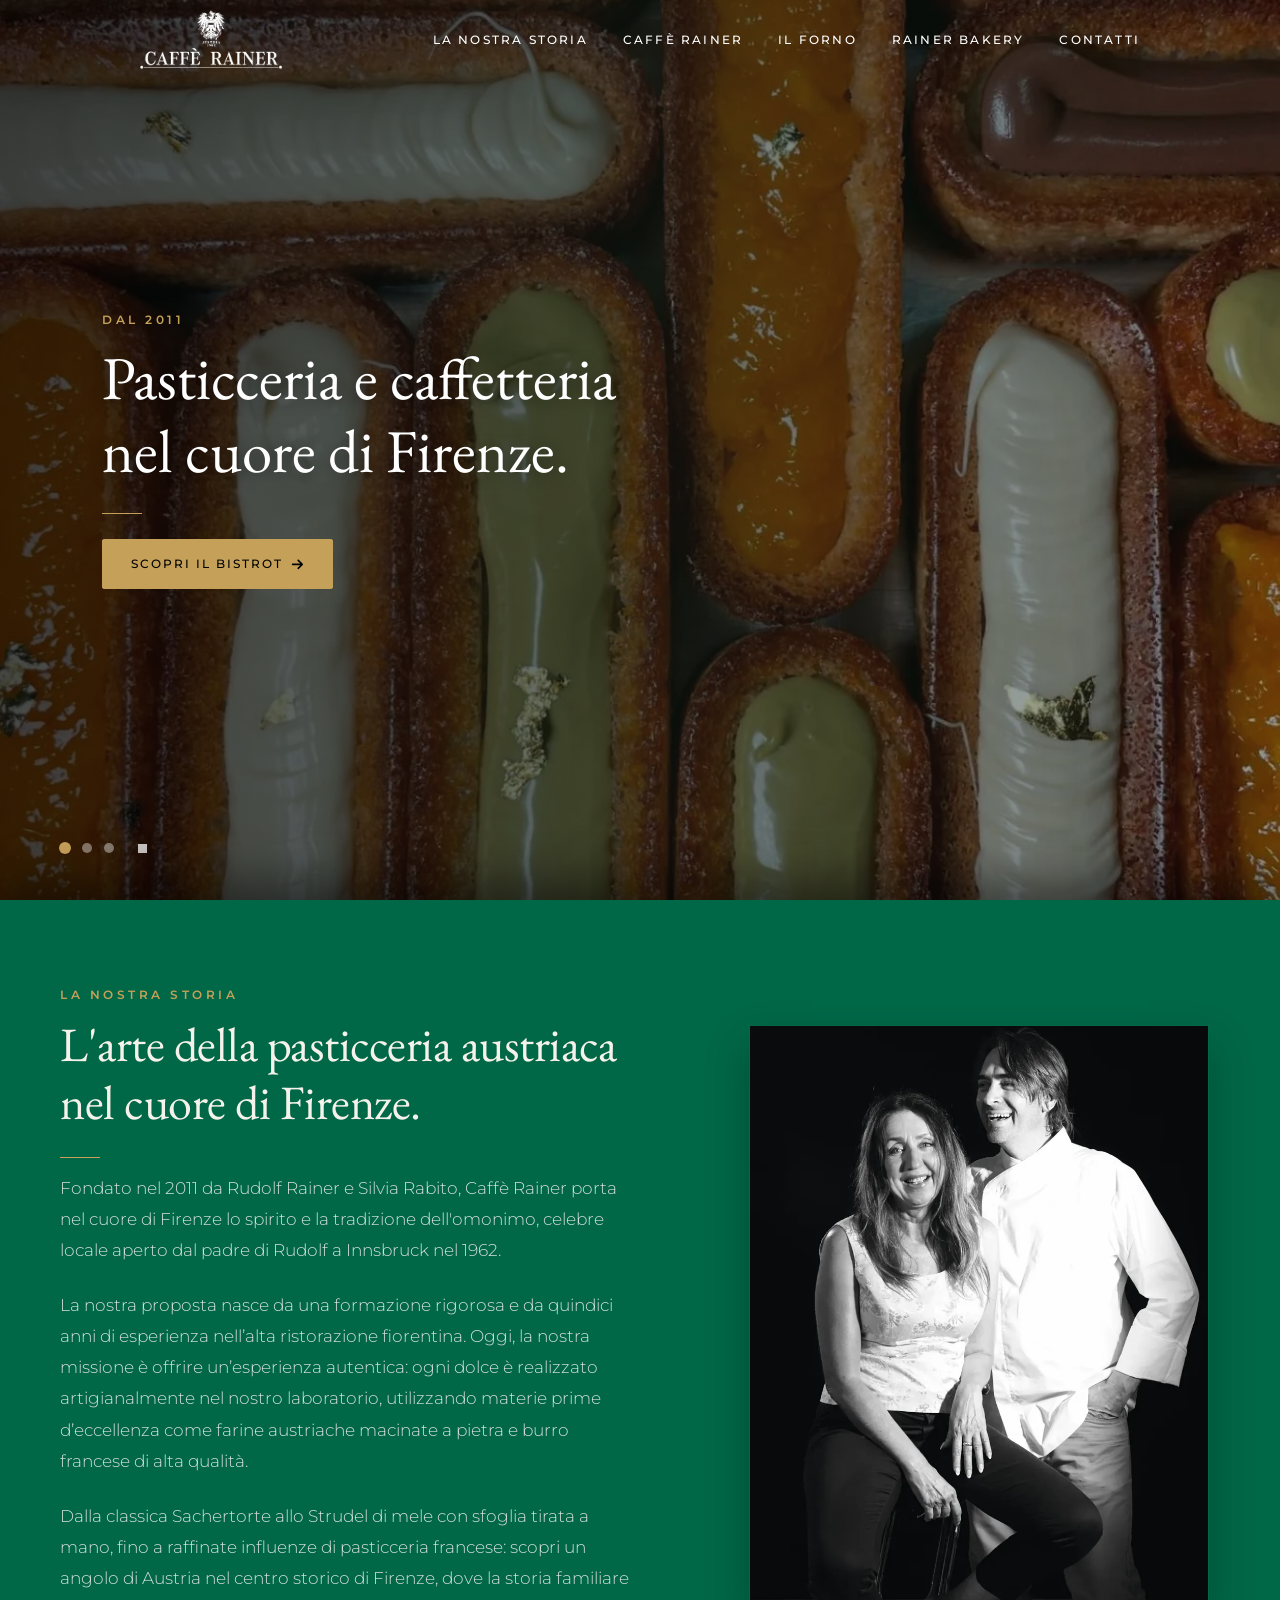
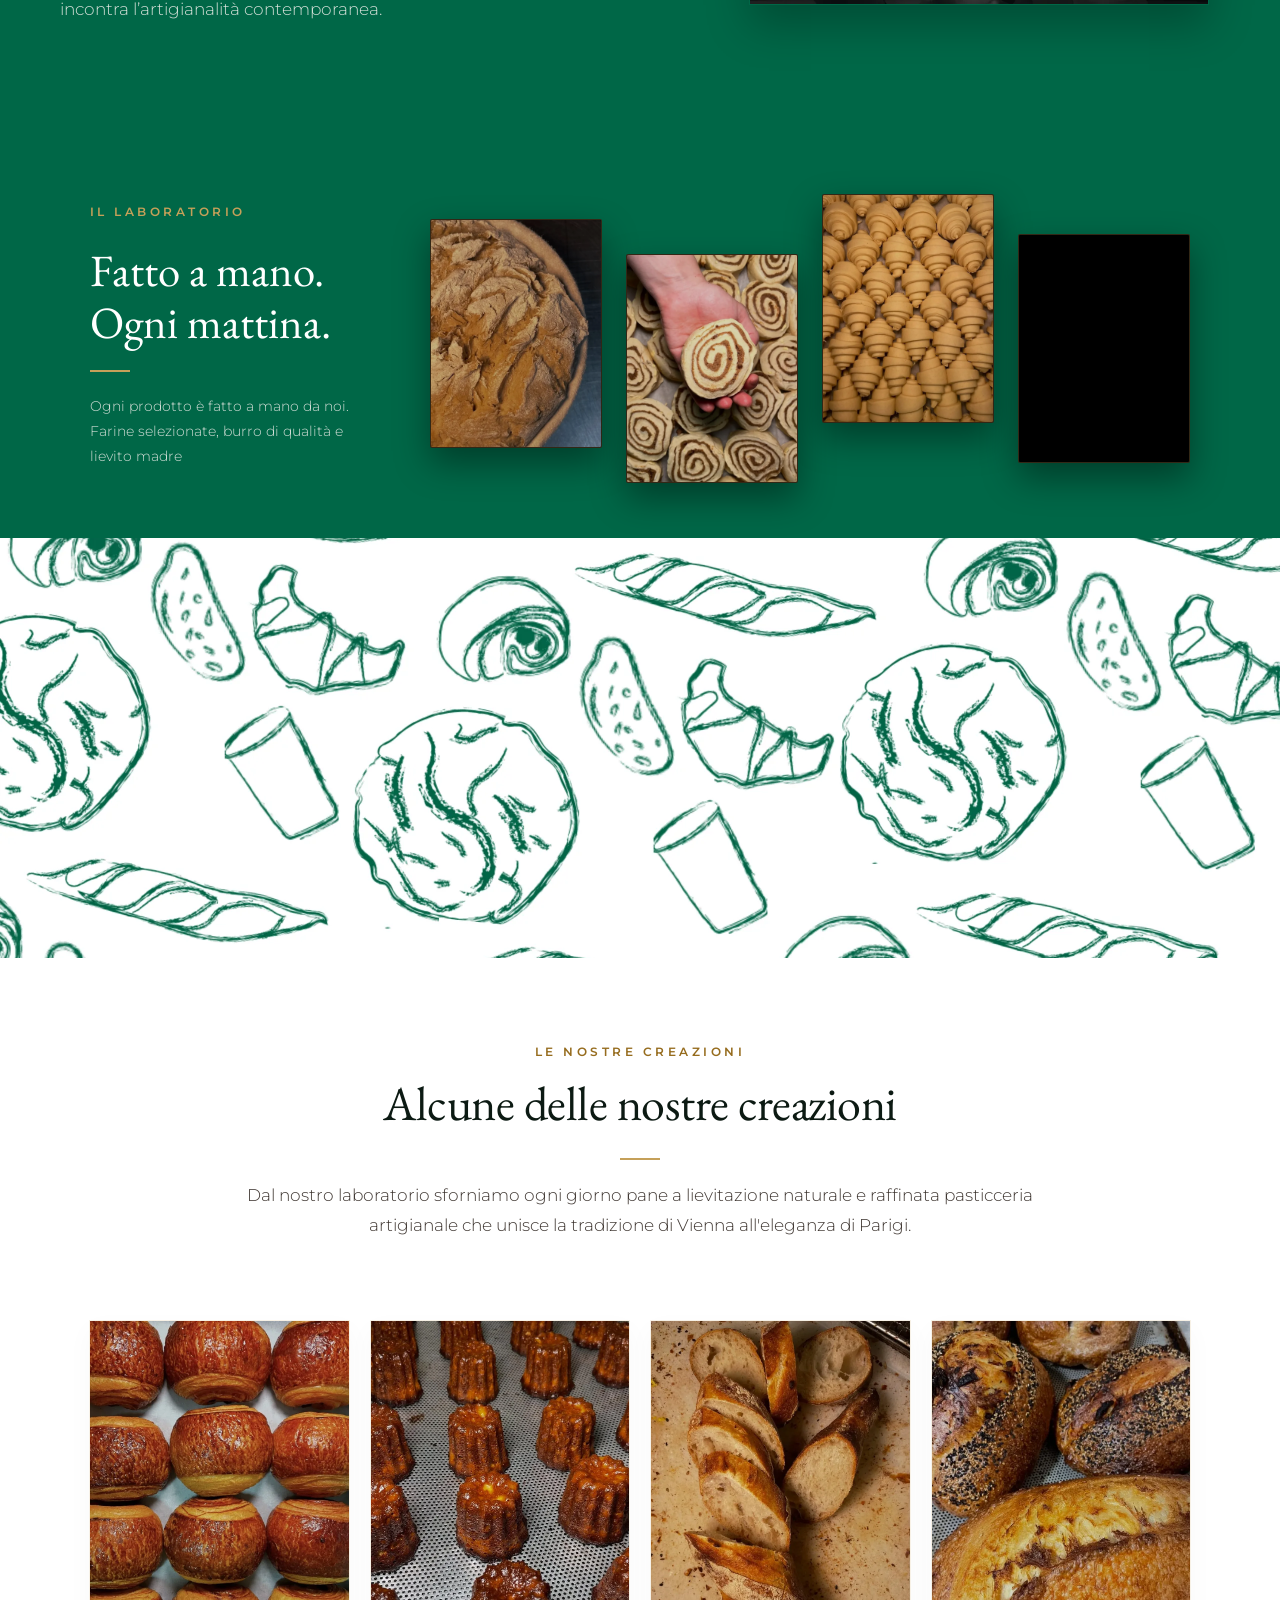
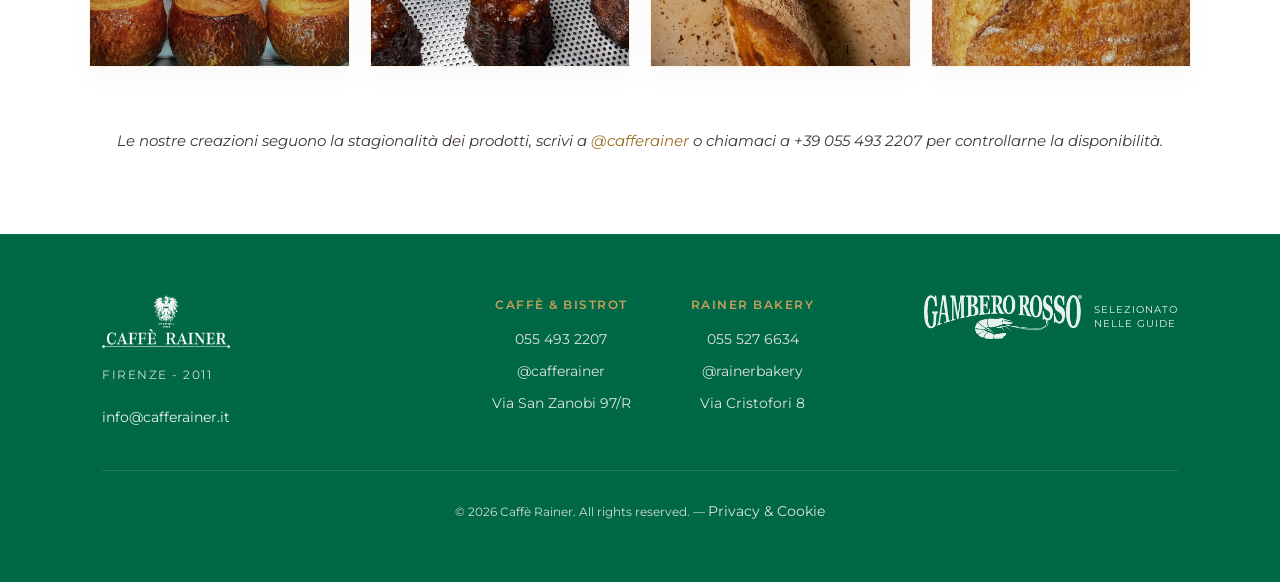
<file: index.html>
<!DOCTYPE html>
<html lang="it">

<head>
    <meta charset="UTF-8">
    <meta name="viewport" content="width=device-width, initial-scale=1.0">
    <title>Caffè Rainer | Firenze</title>
    <link rel="preconnect" href="https://fonts.googleapis.com">
    <link rel="preconnect" href="https://fonts.gstatic.com" crossorigin>
    <link href="https://fonts.googleapis.com/css2?family=EB+Garamond:wght@400;500&family=Montserrat:wght@300;400;500;600;700&display=swap"
        rel="stylesheet">

    <link rel="stylesheet" href="css/variables.css">
    <link rel="stylesheet" href="css/base.css">
    <link rel="stylesheet" href="css/header.css">
    <link rel="stylesheet" href="css/hero.css">
    <link rel="stylesheet" href="css/sections.css">
    <link rel="stylesheet" href="css/footer.css">
    <meta name="description" content="Caffè Rainer a Firenze: bistrot e pasticceria austriaca dal 2011. Pasticceria viennese, caffetteria, forno artigianale e Rainer Bakery in Via San Zanobi.">
    <meta name="theme-color" content="#006747">
    <link rel="canonical" href="https://www.pasticceriaaustriaca.it/">
    <link rel="icon" href="favicon.ico" sizes="any">
    <link rel="icon" type="image/png" sizes="32x32" href="favicon-32x32.png">
    <link rel="icon" type="image/png" sizes="16x16" href="favicon-16x16.png">
    <link rel="apple-touch-icon" href="apple-touch-icon.png">
    <meta property="og:type" content="website">
    <meta property="og:site_name" content="Caffè Rainer">
    <meta property="og:locale" content="it_IT">
    <meta property="og:title" content="Caffè Rainer | Firenze">
    <meta property="og:description" content="Caffè Rainer a Firenze: bistrot e pasticceria austriaca dal 2011. Pasticceria viennese, caffetteria, forno artigianale e Rainer Bakery in Via San Zanobi.">
    <meta property="og:url" content="https://www.pasticceriaaustriaca.it/">
    <meta property="og:image" content="https://www.pasticceriaaustriaca.it/img_pieghevole/financier.webp">
    <meta property="og:image:alt" content="Interni del Caffè Rainer a Firenze">
    <meta name="twitter:card" content="summary_large_image">
    <meta name="twitter:title" content="Caffè Rainer | Firenze">
    <meta name="twitter:description" content="Caffè Rainer a Firenze: bistrot e pasticceria austriaca dal 2011. Pasticceria viennese, caffetteria, forno artigianale e Rainer Bakery in Via San Zanobi.">
    <meta name="twitter:image" content="https://www.pasticceriaaustriaca.it/img_pieghevole/financier.webp">
    <script type="application/ld+json">
    {
      "@context": "https://schema.org",
      "@type": ["Restaurant", "CafeOrCoffeeShop"],
      "@id": "https://www.pasticceriaaustriaca.it/#business",
      "name": "Caffè Rainer",
      "description": "Bistrot e pasticceria austriaca a Firenze dal 2011. Pasticceria viennese, caffetteria, forno artigianale e Rainer Bakery.",
      "url": "https://www.pasticceriaaustriaca.it/",
      "logo": "https://www.pasticceriaaustriaca.it/icon-512.png",
      "image": "https://www.pasticceriaaustriaca.it/img_pieghevole/financier.webp",
      "telephone": "+39 055 493 2207",
      "email": "info@cafferainer.it",
      "priceRange": "€€",
      "servesCuisine": ["Pasticceria austriaca", "Caffetteria", "Bistrot"],
      "address": {
        "@type": "PostalAddress",
        "streetAddress": "Via San Zanobi 97/R",
        "postalCode": "50129",
        "addressLocality": "Firenze",
        "addressRegion": "Toscana",
        "addressCountry": "IT"
      },
      "openingHoursSpecification": [
        {
          "@type": "OpeningHoursSpecification",
          "dayOfWeek": ["Tuesday", "Wednesday", "Thursday", "Friday", "Saturday"],
          "opens": "08:00",
          "closes": "18:00"
        },
        {
          "@type": "OpeningHoursSpecification",
          "dayOfWeek": "Sunday",
          "opens": "08:00",
          "closes": "15:00"
        }
      ],
      "sameAs": [
        "https://instagram.com/cafferainer",
        "https://www.facebook.com/cafferainer"
      ]
    }
    </script>
</head>

<body class="home-page">
    <a class="skip-link" href="#main-content">Vai al contenuto</a>
    <header class="main-header">
        <div class="logo-container">
            <a href="index.html">
                <img src="img_pieghevole/logoRainer.webp" alt="Caffè Rainer Logo" class="gambero-logo" width="730" height="308">
            </a>
        </div>

        <nav class="header-nav header-nav-center">
            <a href="#filosofia" class="nav-btn">La Nostra Storia</a>
            <a href="caffe-rainer.html" class="nav-btn">Caffè Rainer</a>
            <a href="forno.html" class="nav-btn">Il Forno</a>
            <a href="bakery.html" class="nav-btn">Rainer Bakery</a>    
            <a href="contatti.html" class="nav-btn">Contatti</a>
        </nav>

        <button class="hamburger" id="hamburgerBtn" aria-label="Apri Menu" aria-controls="mobileMenu" aria-expanded="false">
            <span class="bar"></span>
            <span class="bar"></span>
            <span class="bar"></span>
        </button>
    </header>

    <div class="mobile-menu-overlay" id="mobileMenu" aria-hidden="true" inert>
        <nav class="mobile-nav" aria-label="Menu principale">
            <a href="#filosofia" class="mobile-nav-btn">La Nostra Storia</a>
            <span class="mobile-nav-heading">I Nostri Luoghi</span>
            <a href="caffe-rainer.html" class="mobile-nav-sub-btn">Caffè Rainer</a>
            <a href="forno.html" class="mobile-nav-sub-btn">Il Forno</a>
            <a href="bakery.html" class="mobile-nav-sub-btn">Rainer Bakery</a>
            <a href="contatti.html" class="mobile-nav-btn">Contatti</a>
            <div class="mobile-socials">
                <a href="https://instagram.com/cafferainer" target="_blank" rel="noopener noreferrer" aria-label="Instagram" class="mobile-social-link"><svg class="svg-icon" aria-hidden="true" focusable="false" viewBox="0 0 448 512"><path d="M224.1 141c-63.6 0-114.9 51.3-114.9 114.9s51.3 114.9 114.9 114.9S339 319.5 339 255.9 287.7 141 224.1 141zm0 189.6c-41.1 0-74.7-33.5-74.7-74.7s33.5-74.7 74.7-74.7 74.7 33.5 74.7 74.7-33.6 74.7-74.7 74.7zm146.4-194.3c0 14.9-12 26.8-26.8 26.8-14.9 0-26.8-12-26.8-26.8s12-26.8 26.8-26.8 26.8 12 26.8 26.8zm76.1 27.2c-1.7-35.9-9.9-67.7-36.2-93.9-26.2-26.2-58-34.4-93.9-36.2-37-2.1-147.9-2.1-184.9 0-35.8 1.7-67.6 9.9-93.9 36.1s-34.4 58-36.2 93.9c-2.1 37-2.1 147.9 0 184.9 1.7 35.9 9.9 67.7 36.2 93.9s58 34.4 93.9 36.2c37 2.1 147.9 2.1 184.9 0 35.9-1.7 67.7-9.9 93.9-36.2 26.2-26.2 34.4-58 36.2-93.9 2.1-37 2.1-147.8 0-184.8zM398.8 388c-7.8 19.6-22.9 34.7-42.6 42.6-29.5 11.7-99.5 9-132.1 9s-102.7 2.6-132.1-9c-19.6-7.8-34.7-22.9-42.6-42.6-11.7-29.5-9-99.5-9-132.1s-2.6-102.7 9-132.1c7.8-19.6 22.9-34.7 42.6-42.6 29.5-11.7 99.5-9 132.1-9s102.7-2.6 132.1 9c19.6 7.8 34.7 22.9 42.6 42.6 11.7 29.5 9 99.5 9 132.1s2.7 102.7-9 132.1z"/></svg></a>
                <a href="https://www.facebook.com/cafferainer" target="_blank" rel="noopener noreferrer" aria-label="Facebook" class="mobile-social-link"><svg class="svg-icon" aria-hidden="true" focusable="false" viewBox="0 0 320 512"><path d="M279.14 288l14.22-92.66h-88.91v-60.13c0-25.35 12.42-50.06 52.24-50.06h40.42V6.26S260.43 0 225.36 0c-73.22 0-121.08 44.38-121.08 124.72v70.62H22.89V288h81.39v224h100.17V288z"/></svg></a>
            </div>
        </nav>
    </div>
    <main id="main-content">
        <section class="hero-section hero-fullwidth">
            <div class="hero-bg-wrapper">
                <div class="hero-slide active">
                    <img src="img_pieghevole/financier.webp" alt="Interni Caffè Rainer" class="hero-bg-img" fetchpriority="high" decoding="async" width="1341" height="1010">
                </div>
                <div class="hero-slide">
                    <img src="img_hero/bread_hero.webp" alt="Pasticceria artigianale Caffè Rainer" class="hero-bg-img" decoding="async" width="1200" height="1600">
                </div>
                <div class="hero-slide">
                    <img src="img_hero/heroBakery.png" alt="Panificazione Caffè Rainer" class="hero-bg-img" decoding="async" width="1245" height="997">
                </div>
                <div class="hero-overlay"></div>
            </div>
            <div class="hero-dots">
                <button class="hero-dot active" data-slide="0" aria-label="Vai alla slide 1" aria-current="true"></button>
                <button class="hero-dot" data-slide="1" aria-label="Vai alla slide 2"></button>
                <button class="hero-dot" data-slide="2" aria-label="Vai alla slide 3"></button>
                <button class="hero-pause" id="heroPauseBtn" type="button" aria-label="Metti in pausa presentazione" aria-pressed="false"></button>
            </div>
            <div class="hero-content-container">
                <div class="hero-content active">
                    <span class="gold-subtitle anim-fade-up" style="animation-delay: 0.1s;">DAL 2011</span>
                    <h1 class="hero-title anim-fade-up" style="animation-delay: 0.3s;">Pasticceria e caffetteria<br>nel cuore di Firenze.</h1>
                    <div class="gold-line anim-fade-up" style="animation-delay: 0.5s;"></div>
                    <div class="hero-actions anim-fade-up" style="animation-delay: 0.8s;">
                        <a href="caffe-rainer.html" class="btn-hero btn-primary">
                            <span>Scopri il Bistrot</span>
                            <svg class="svg-icon btn-arrow" aria-hidden="true" focusable="false" viewBox="0 0 448 512"><path d="M438.6 278.6c12.5-12.5 12.5-32.8 0-45.3l-160-160c-12.5-12.5-32.8-12.5-45.3 0s-12.5 32.8 0 45.3L338.8 224 32 224c-17.7 0-32 14.3-32 32s14.3 32 32 32l306.7 0L233.4 393.4c-12.5 12.5-12.5 32.8 0 45.3s32.8 12.5 45.3 0l160-160z"/></svg>
                        </a>
                    </div>
                </div>
                <div class="hero-content" aria-hidden="true">
                    <span class="gold-subtitle">IL FORNO ARTIGIANALE</span>
                    <h2 class="hero-title">Il Forno più piccolo<br>di Firenze.</h2>
                    <div class="gold-line"></div>
                    <div class="hero-actions">
                        <a href="forno.html" class="btn-hero btn-primary">
                            <span>Visita il Forno</span>
                            <svg class="svg-icon btn-arrow" aria-hidden="true" focusable="false" viewBox="0 0 448 512"><path d="M438.6 278.6c12.5-12.5 12.5-32.8 0-45.3l-160-160c-12.5-12.5-32.8-12.5-45.3 0s-12.5 32.8 0 45.3L338.8 224 32 224c-17.7 0-32 14.3-32 32s14.3 32 32 32l306.7 0L233.4 393.4c-12.5 12.5-12.5 32.8 0 45.3s32.8 12.5 45.3 0l160-160z"/></svg>
                        </a>
                    </div>
                </div>
                <div class="hero-content" aria-hidden="true">
                    <span class="gold-subtitle">RAINER BAKERY</span>
                    <h2 class="hero-title">La bakery contemporanea<br>a Firenze.</h2>
                    <div class="gold-line"></div>
                    <div class="hero-actions">
                        <a href="bakery.html" class="btn-hero btn-primary">
                            <span>Visita la Bakery</span>
                            <svg class="svg-icon btn-arrow" aria-hidden="true" focusable="false" viewBox="0 0 448 512"><path d="M438.6 278.6c12.5-12.5 12.5-32.8 0-45.3l-160-160c-12.5-12.5-32.8-12.5-45.3 0s-12.5 32.8 0 45.3L338.8 224 32 224c-17.7 0-32 14.3-32 32s14.3 32 32 32l306.7 0L233.4 393.4c-12.5 12.5-12.5 32.8 0 45.3s32.8 12.5 45.3 0l160-160z"/></svg>
                        </a>
                    </div>
                </div>
            </div>
        </section>

        <div class="main-content-reveal">
            <!-- SEZIONE FILOSOFIA -->
            <section id="filosofia" class="philosophy-section">
            <div class="philosophy-container">
                <div class="philosophy-text-col">
                    <span class="gold-subtitle">LA NOSTRA STORIA</span>
                    <h2 class="philosophy-title">L'arte della pasticceria austriaca nel cuore di Firenze.</h2>
                    <div class="gold-line"></div>
                    <p class="philosophy-paragraph">
                        Fondato nel 2011 da Rudolf Rainer e Silvia Rabito, Caffè Rainer porta nel cuore di Firenze lo spirito e la tradizione dell'omonimo, celebre locale aperto dal padre di Rudolf a Innsbruck nel 1962.
                    </p>
                    <div class="philosophy-collapsed-content" id="philosophyCollapsed">
                        <div>
                            <p class="philosophy-paragraph">
                                La nostra proposta nasce da una formazione rigorosa e da quindici anni di esperienza nell’alta ristorazione fiorentina. Oggi, la nostra missione è offrire un’esperienza autentica: ogni dolce è realizzato artigianalmente nel nostro laboratorio, utilizzando materie prime d’eccellenza come farine austriache macinate a pietra e burro francese di alta qualità.
                            </p>
                            <p class="philosophy-paragraph">
                                Dalla classica Sachertorte allo Strudel di mele con sfoglia tirata a mano, fino a raffinate influenze di pasticceria francese: scopri un angolo di Austria nel centro storico di Firenze, dove la storia familiare incontra l’artigianalità contemporanea.
                            </p>
                        </div>
                    </div>
                    <button class="read-more-btn" id="readMoreStoryBtn" aria-label="Leggi di più sulla nostra storia" aria-expanded="false" aria-controls="philosophyCollapsed">
                        <span>Leggi di più</span>
                        <svg class="svg-icon" aria-hidden="true" focusable="false" viewBox="0 0 512 512"><path d="M233.4 406.6c12.5 12.5 32.8 12.5 45.3 0l192-192c12.5-12.5 12.5-32.8 0-45.3s-32.8-12.5-45.3 0L256 338.7 86.6 169.4c-12.5-12.5-32.8-12.5-45.3 0s-12.5 32.8 0 45.3l192 192z"/></svg>
                    </button>
                </div>
                <div class="philosophy-image-col">
                    <div class="image-stack-wrapper">
                        <img src="img_pieghevole/silviaRudi.webp" alt="Rainer e Silvia" class="philosophy-img main-img" loading="lazy" decoding="async" width="900" height="1350">
                    </div>
                </div>
            </div>
        </section>

        <!-- SEZIONE HANDMADE -->
        <section class="handmade-section">
            <div class="handmade-intro">
                <span class="gold-subtitle">IL LABORATORIO</span>
                <h2 class="handmade-title">Fatto a mano.<br>Ogni mattina.</h2>
                <div class="gold-line left-aligned"></div>
                <p class="handmade-desc">Ogni prodotto è fatto a mano da noi. Farine selezionate, burro di qualità e lievito madre</p>
            </div>
            <div class="handmade-photos">
                <div class="handmade-photo-item item-1">
                    <div class="photo-wrap"><img src="img_handmade/segale_hm.webp" alt="Pane artigianale" loading="lazy" decoding="async" width="900" height="1208"></div>
                </div>
                <div class="handmade-photo-item item-2">
                    <div class="photo-wrap"><img src="img_handmade/cinnamon_hm.webp" alt="Lavorazione artigianale" loading="lazy" decoding="async" width="900" height="1205"></div>
                </div>
                <div class="handmade-photo-item item-3">
                    <div class="photo-wrap"><img src="img_handmade/croiss_hm.webp" alt="Sfoglia artigianale" loading="lazy" decoding="async" width="900" height="1188"></div>
                </div>
                <div class="handmade-photo-item item-4">
                    <div class="photo-wrap"><img src="img_handmade/pain_hm.webp" alt="Prodotti freschi" loading="lazy" decoding="async" width="900" height="994"></div>
                </div>
            </div>
        </section>

        <!-- BANNER DECORATIVO -->
        <div class="banner-section">
            <img src="banner/banner.webp" alt="" width="2560" height="1280" loading="lazy" decoding="async">
        </div>

        <!-- sezione PRODOTTI CON DESCRIZIONE-->
        <section id="products" class="products-grid-layout">
            <div class="products-header">
                <span class="gold-subtitle">LE NOSTRE CREAZIONI</span>
                <h2 class="products-section-title">Alcune delle nostre creazioni</h2>
                <div class="gold-line center"></div>
                <p class="products-intro-text">Dal nostro laboratorio sforniamo ogni giorno pane a lievitazione naturale e raffinata pasticceria artigianale che unisce la tradizione di Vienna all'eleganza di Parigi.</p>
            </div>

            <div class="products-grid-container">
                <!-- Prodotto 1: Pain au Chocolat (Pasticceria) -->
                <article class="product-item">
                    <div class="img-swap">
                        <img src="img_pieghevole/pain_au_chocolat.webp" class="img-main" alt="Pain au Chocolat" loading="lazy" decoding="async" width="900" height="1214">
                        <img src="img_pieghevole/pain_au_chocolat_after.webp" class="img-hover" alt="Pain au Chocolat Sezione" loading="lazy" decoding="async" width="900" height="1176">
                    </div>
                </article>

                <!-- Prodotto 2: Cannelés (Pasticceria) -->
                <article class="product-item">
                    <div class="img-swap">
                        <img src="img_pieghevole/canneles.webp" class="img-main" alt="Cannelés" loading="lazy" decoding="async" width="900" height="1089">
                        <img src="img_pieghevole/canneles_after.webp" class="img-hover" alt="Cannelés Dettaglio" loading="lazy" decoding="async" width="900" height="1081">
                    </div>
                </article>

                <!-- Prodotto 3: Baguette (Forno) -->
                <article class="product-item">
                    <div class="img-swap">
                        <img src="img_pieghevole/baguette.webp" class="img-main" alt="Baguette" loading="lazy" decoding="async" width="900" height="1168">
                        <img src="img_pieghevole/baguette_after.webp" class="img-hover" alt="Baguette Dettaglio" loading="lazy" decoding="async" width="795" height="1056">
                    </div>
                </article>

                <!-- Prodotto 4: Pane Artigianale (Forno) -->
                <article class="product-item">
                    <div class="img-swap">
                        <img src="img_pieghevole/bread.webp" class="img-main" alt="Pane Artigianale" loading="lazy" decoding="async" width="900" height="1135">
                        <img src="img_pieghevole/bread_after.webp" class="img-hover" alt="Pane Artigianale Sezione" loading="lazy" decoding="async" width="900" height="1118">
                    </div>
                </article>
            </div>

            <div class="products-seasonality-note">
                <p>Le nostre creazioni seguono la stagionalità dei prodotti, scrivi a <a href="https://instagram.com/cafferainer" target="_blank" rel="noopener noreferrer">@cafferainer</a> o chiamaci a +39 055 493 2207 per controllarne la disponibilità.</p>
            </div>
        </section>
        <!-- sezione PRODOTTI -->


        <footer class="minimal-footer">
        <div class="footer-content">
            <div class="footer-brand">
                <a href="index.html" class="footer-logo" aria-label="Caffè Rainer — Home">
                    <img src="img_pieghevole/logoRainer.webp" alt="Caffè Rainer" width="730" height="308">
                </a>
                <p class="footer-tagline">Firenze - 2011</p>
                <a href="mailto:info@cafferainer.it" class="footer-email">info@cafferainer.it</a>
            </div>
            
            <div class="footer-links-grid">
                <div class="footer-col">
                    <span class="footer-col-title">Caffè & Bistrot</span>
                    <a href="tel:+390554932207" class="footer-link">055 493 2207</a>
                    <a href="https://instagram.com/cafferainer" target="_blank" rel="noopener noreferrer" class="footer-link">@cafferainer</a>
                    <a href="caffe-rainer.html" class="footer-link">Via San Zanobi 97/R</a>
                </div>
                
                <div class="footer-col">
                    <span class="footer-col-title">Rainer Bakery</span>
                    <a href="tel:+390555276634" class="footer-link">055 527 6634</a>
                    <a href="https://instagram.com/rainerbakery" target="_blank" rel="noopener noreferrer" class="footer-link">@rainerbakery</a>
                    <a href="bakery.html" class="footer-link">Via Cristofori 8</a>
                </div>
            </div>

            <div class="footer-badge-col">
                <div class="gambero-rosso-badge">
                    <img src="img_pieghevole/gambero-rosso.webp" alt="Guida Gambero Rosso" loading="lazy" decoding="async" width="1182" height="329">
                    <span>Selezionato nelle Guide</span>
                </div>
            </div>
        </div>
        
        <div class="footer-bottom">
            <p>&copy; 2026 Caffè Rainer. All rights reserved. — <a href="privacy.html" class="footer-link">Privacy &amp; Cookie</a></p>
        </div>
    </footer>
    </div> <!-- /.main-content-reveal -->
    </main>
    <button class="back-to-top" type="button" aria-label="Torna in cima alla pagina">
        <svg class="svg-icon" aria-hidden="true" focusable="false" viewBox="0 0 448 512"><path d="M201.4 137.4c12.5-12.5 32.8-12.5 45.3 0l160 160c12.5 12.5 12.5 32.8 0 45.3s-32.8 12.5-45.3 0L224 205.3 86.6 342.6c-12.5 12.5-32.8 12.5-45.3 0s-12.5-32.8 0-45.3l160-160z"/></svg>
    </button>
    <script src="javascript/script.js" defer></script>
</body>

</html>
</file>
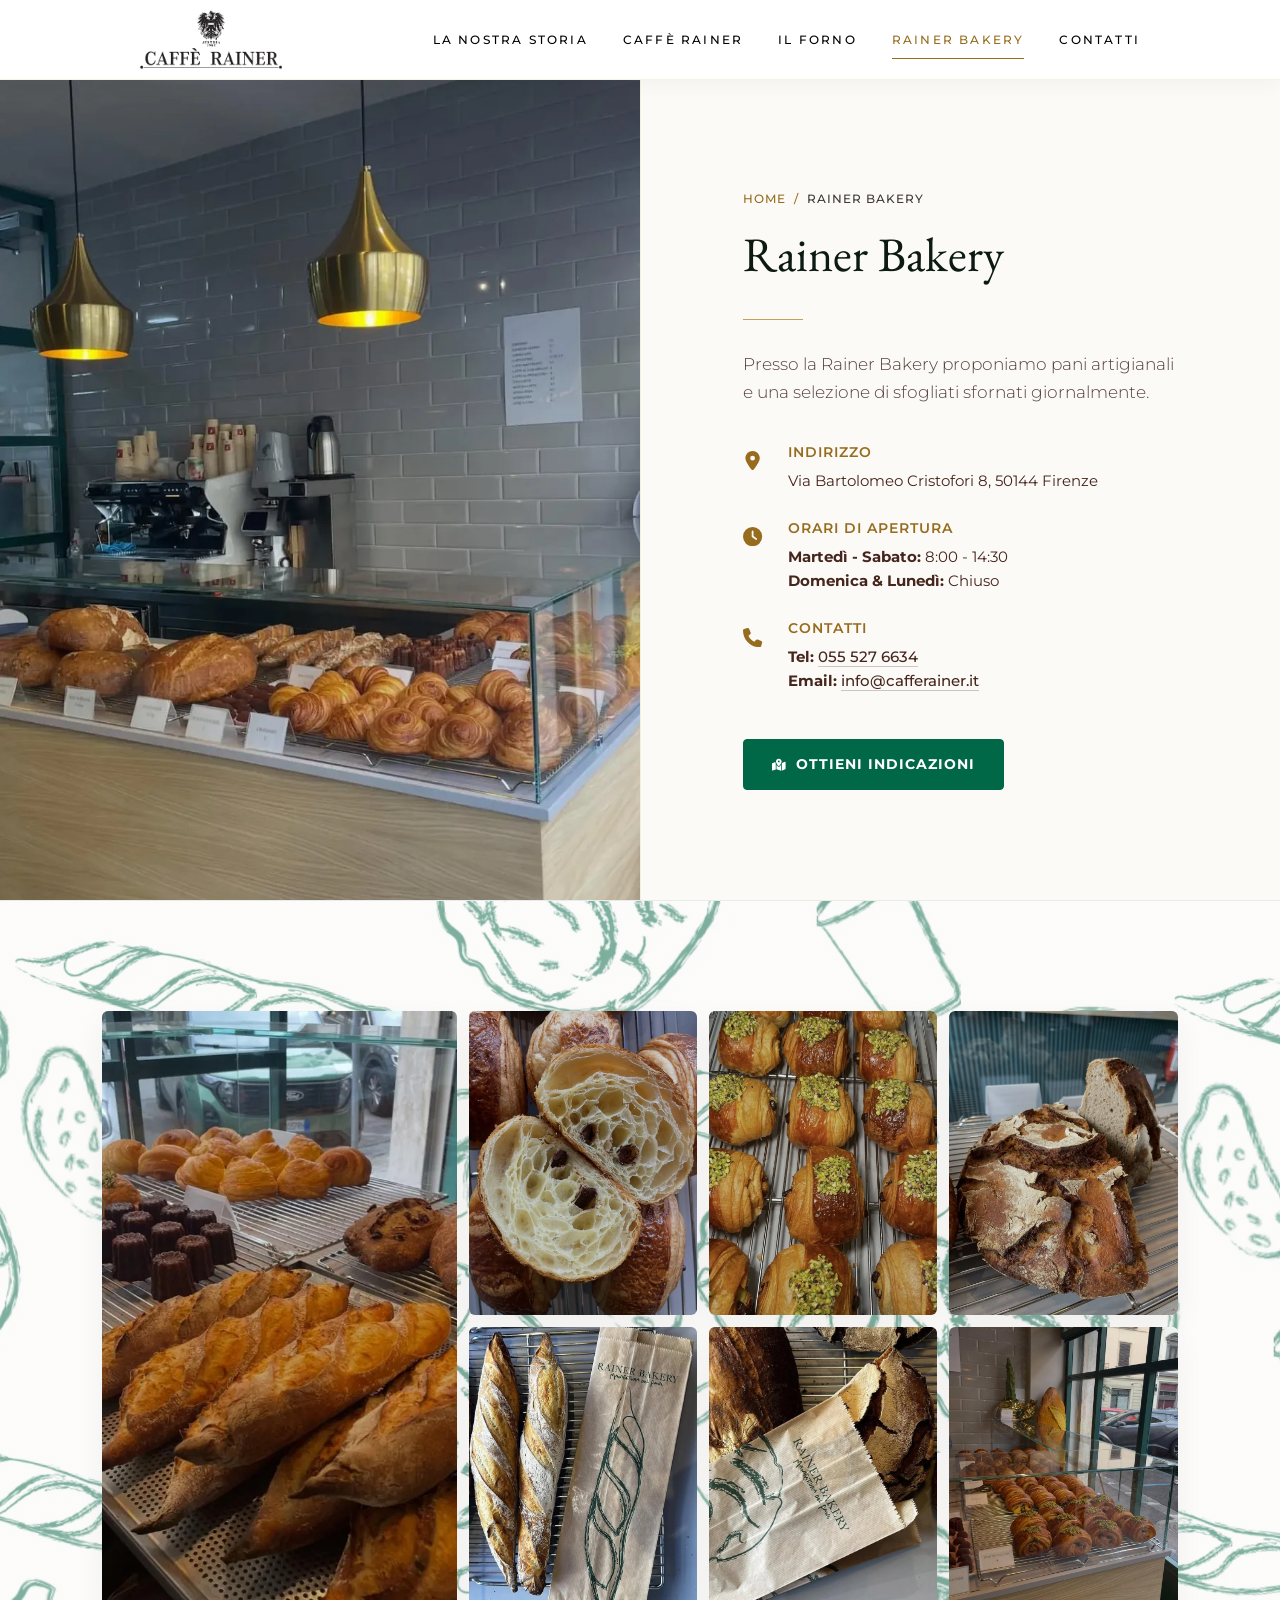
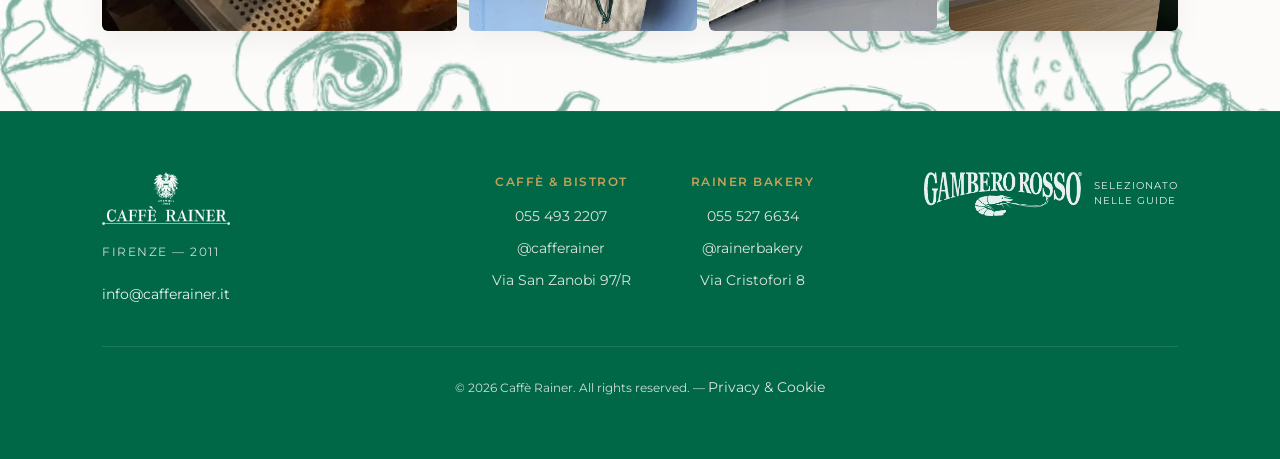
<file: bakery.html>
<!DOCTYPE html>
<html lang="it">

<head>
    <meta charset="UTF-8">
    <meta name="viewport" content="width=device-width, initial-scale=1.0">
    <title>Rainer Bakery | I Nostri Luoghi – Caffè Rainer</title>
    <meta name="description"
        content="Scopri la Rainer Bakery a Firenze: il nostro laboratorio dedicato alla panificazione con lievito madre, pasticceria fresca e caffè d'asporto.">
    <link rel="preconnect" href="https://fonts.googleapis.com">
    <link rel="preconnect" href="https://fonts.gstatic.com" crossorigin>
    <link href="https://fonts.googleapis.com/css2?family=EB+Garamond:wght@400;500&family=Montserrat:wght@300;400;500;600;700&display=swap"
        rel="stylesheet">
    <link rel="stylesheet" href="css/variables.css">
    <link rel="stylesheet" href="css/base.css">
    <link rel="stylesheet" href="css/header.css">
    <link rel="stylesheet" href="css/footer.css">
    <link rel="stylesheet" href="css/places.css">
    <meta name="theme-color" content="#006747">
    <link rel="canonical" href="https://www.pasticceriaaustriaca.it/bakery.html">
    <link rel="icon" href="favicon.ico" sizes="any">
    <link rel="icon" type="image/png" sizes="32x32" href="favicon-32x32.png">
    <link rel="icon" type="image/png" sizes="16x16" href="favicon-16x16.png">
    <link rel="apple-touch-icon" href="apple-touch-icon.png">
    <meta property="og:type" content="website">
    <meta property="og:site_name" content="Caffè Rainer">
    <meta property="og:locale" content="it_IT">
    <meta property="og:title" content="Rainer Bakery | I Nostri Luoghi – Caffè Rainer">
    <meta property="og:description" content="Scopri la Rainer Bakery a Firenze: il nostro laboratorio dedicato alla panificazione con lievito madre, pasticceria fresca e caffè d'asporto.">
    <meta property="og:url" content="https://www.pasticceriaaustriaca.it/bakery.html">
    <meta property="og:image" content="https://www.pasticceriaaustriaca.it/img_pieghevole/financier.webp">
    <meta property="og:image:alt" content="Interni del Caffè Rainer a Firenze">
    <meta name="twitter:card" content="summary_large_image">
    <meta name="twitter:title" content="Rainer Bakery | I Nostri Luoghi – Caffè Rainer">
    <meta name="twitter:description" content="Scopri la Rainer Bakery a Firenze: il nostro laboratorio dedicato alla panificazione con lievito madre, pasticceria fresca e caffè d'asporto.">
    <meta name="twitter:image" content="https://www.pasticceriaaustriaca.it/img_pieghevole/financier.webp">
</head>

<body class="places-page">
    <a class="skip-link" href="#main-content">Vai al contenuto</a>
    <header class="main-header">
        <div class="logo-container">
            <a href="index.html">
                <img src="img_pieghevole/logoRainer.webp" alt="Caffè Rainer Logo" class="gambero-logo" width="730" height="308">
            </a>
        </div>

        <nav class="header-nav header-nav-center">
            <a href="index.html#filosofia" class="nav-btn">La Nostra Storia</a>
            <a href="caffe-rainer.html" class="nav-btn">Caffè Rainer</a>
            <a href="forno.html" class="nav-btn">Il Forno</a>
            <a href="bakery.html" class="nav-btn active-nav">Rainer Bakery</a>
            <a href="contatti.html" class="nav-btn">Contatti</a>
        </nav>

        <button class="hamburger" id="hamburgerBtn" aria-label="Apri Menu" aria-controls="mobileMenu" aria-expanded="false">
            <span class="bar"></span>
            <span class="bar"></span>
            <span class="bar"></span>
        </button>
    </header>

    <div class="mobile-menu-overlay" id="mobileMenu" aria-hidden="true" inert>
        <nav class="mobile-nav" aria-label="Menu principale">
            <a href="index.html#filosofia" class="mobile-nav-btn">La Nostra Storia</a>
            <span class="mobile-nav-heading">I Nostri Luoghi</span>
            <a href="caffe-rainer.html" class="mobile-nav-sub-btn">Caffè Rainer</a>
            <a href="forno.html" class="mobile-nav-sub-btn">Il Forno</a>
            <a href="bakery.html" class="mobile-nav-sub-btn active-nav">Rainer Bakery</a>
            <a href="contatti.html" class="mobile-nav-btn">Contatti</a>
            <div class="mobile-socials">
                <a href="https://instagram.com/cafferainer" target="_blank" rel="noopener noreferrer" aria-label="Instagram" class="mobile-social-link"><svg class="svg-icon" aria-hidden="true" focusable="false" viewBox="0 0 448 512"><path d="M224.1 141c-63.6 0-114.9 51.3-114.9 114.9s51.3 114.9 114.9 114.9S339 319.5 339 255.9 287.7 141 224.1 141zm0 189.6c-41.1 0-74.7-33.5-74.7-74.7s33.5-74.7 74.7-74.7 74.7 33.5 74.7 74.7-33.6 74.7-74.7 74.7zm146.4-194.3c0 14.9-12 26.8-26.8 26.8-14.9 0-26.8-12-26.8-26.8s12-26.8 26.8-26.8 26.8 12 26.8 26.8zm76.1 27.2c-1.7-35.9-9.9-67.7-36.2-93.9-26.2-26.2-58-34.4-93.9-36.2-37-2.1-147.9-2.1-184.9 0-35.8 1.7-67.6 9.9-93.9 36.1s-34.4 58-36.2 93.9c-2.1 37-2.1 147.9 0 184.9 1.7 35.9 9.9 67.7 36.2 93.9s58 34.4 93.9 36.2c37 2.1 147.9 2.1 184.9 0 35.9-1.7 67.7-9.9 93.9-36.2 26.2-26.2 34.4-58 36.2-93.9 2.1-37 2.1-147.8 0-184.8zM398.8 388c-7.8 19.6-22.9 34.7-42.6 42.6-29.5 11.7-99.5 9-132.1 9s-102.7 2.6-132.1-9c-19.6-7.8-34.7-22.9-42.6-42.6-11.7-29.5-9-99.5-9-132.1s-2.6-102.7 9-132.1c7.8-19.6 22.9-34.7 42.6-42.6 29.5-11.7 99.5-9 132.1-9s102.7-2.6 132.1 9c19.6 7.8 34.7 22.9 42.6 42.6 11.7 29.5 9 99.5 9 132.1s2.7 102.7-9 132.1z"/></svg></a>
                <a href="https://www.facebook.com/cafferainer" target="_blank" rel="noopener noreferrer" aria-label="Facebook" class="mobile-social-link"><svg class="svg-icon" aria-hidden="true" focusable="false" viewBox="0 0 320 512"><path d="M279.14 288l14.22-92.66h-88.91v-60.13c0-25.35 12.42-50.06 52.24-50.06h40.42V6.26S260.43 0 225.36 0c-73.22 0-121.08 44.38-121.08 124.72v70.62H22.89V288h81.39v224h100.17V288z"/></svg></a>
            </div>
        </nav>
    </div>

    <main id="main-content">
        <section class="single-location-section">
            <div class="location-image-side">
                <img src="img_locali/interno_bakery.webp" alt="Rainer Bakery Interni" fetchpriority="high" decoding="async" width="900" height="1221">
            </div>
            <div class="location-info-side">
                <nav class="breadcrumb" aria-label="Percorso di navigazione">
                    <ol>
                        <li><a href="index.html">Home</a></li>
                        <li><span aria-current="page">Rainer Bakery</span></li>
                    </ol>
                </nav>
                <h1 class="places-title">Rainer Bakery</h1>
                <div class="gold-line"></div>

                <p class="location-intro-text">
                    Presso la Rainer Bakery proponiamo pani artigianali e una selezione di sfogliati sfornati giornalmente.
                </p>

                <!-- Structured details like Breads Bakery -->
                <div class="location-info-details">
                    <!-- Indirizzo -->
                    <div class="info-row">
                        <div class="info-icon"><svg class="svg-icon" aria-hidden="true" focusable="false" viewBox="0 0 384 512"><path d="M215.7 499.2C267 435 384 279.4 384 192C384 86 298 0 192 0S0 86 0 192c0 87.4 117 243 168.3 307.2c12.3 15.3 35.1 15.3 47.4 0zM192 128a64 64 0 1 1 0 128 64 64 0 1 1 0-128z"/></svg></div>
                        <div class="info-content">
                            <h4>Indirizzo</h4>
                            <p>Via Bartolomeo Cristofori 8, 50144 Firenze</p>
                        </div>
                    </div>
                    <!-- Orari -->
                    <div class="info-row">
                        <div class="info-icon"><svg class="svg-icon" aria-hidden="true" focusable="false" viewBox="0 0 512 512"><path d="M256 0a256 256 0 1 1 0 512A256 256 0 1 1 256 0zM232 120V256c0 8 4 15.5 10.7 20l96 64c11 7.4 25.9 4.4 33.3-6.7s4.4-25.9-6.7-33.3L280 243.2V120c0-13.3-10.7-24-24-24s-24 10.7-24 24z"/></svg></div>
                        <div class="info-content">
                            <h4>Orari di Apertura</h4>
                            <p>
                                <strong>Martedì - Sabato:</strong> 8:00 - 14:30<br>
                                <strong>Domenica & Lunedì:</strong> Chiuso
                            </p>
                        </div>
                    </div>
                    <!-- Contatti -->
                    <div class="info-row">
                        <div class="info-icon"><svg class="svg-icon" aria-hidden="true" focusable="false" viewBox="0 0 512 512"><path d="M164.9 24.6c-7.7-18.6-28-28.5-47.4-23.2l-88 24C12.1 30.2 0 46 0 64C0 311.4 200.6 512 448 512c18 0 33.8-12.1 38.6-29.5l24-88c5.3-19.4-4.6-39.7-23.2-47.4l-96-40c-16.3-6.8-35.2-2.1-46.3 11.6L304.7 368C234.3 334.7 177.3 277.7 144 207.3L193.3 167c13.7-11.2 18.4-30 11.6-46.3l-40-96z"/></svg></div>
                        <div class="info-content">
                            <h4>Contatti</h4>
                            <p>
                                <strong>Tel:</strong> <a href="tel:+390555276634">055 527 6634</a><br>
                                <strong>Email:</strong> <a href="mailto:info@cafferainer.it">info@cafferainer.it</a>
                            </p>
                        </div>
                    </div>
                </div>

                <div class="location-actions-container">
                    <a href="https://maps.google.com/?q=Rainer+Bakery+Via+Bartolomeo+Cristofori+8+Firenze" target="_blank" rel="noopener noreferrer" class="place-action-btn btn-primary">
                        <svg class="svg-icon" aria-hidden="true" focusable="false" viewBox="0 0 576 512"><path d="M408 120c0 54.6-73.1 151.9-105.2 192c-7.7 9.6-22 9.6-29.6 0C241.1 271.9 168 174.6 168 120C168 53.7 221.7 0 288 0s120 53.7 120 120zm8 80.4c3.5-6.9 6.7-13.8 9.6-20.6c.5-1.2 1-2.5 1.5-3.7l116-46.4C558.9 123.4 576 135 576 152V422.8c0 9.8-6 18.6-15.1 22.3L416 503V200.4zM137.6 138.3c2.4 14.1 7.2 28.3 12.8 41.5c2.9 6.8 6.1 13.7 9.6 20.6V451.8L32.9 502.7C17.1 509 0 497.4 0 480.4V209.6c0-9.8 6-18.6 15.1-22.3l122.6-49zM327.8 332c13.9-17.4 35.7-45.7 56.2-77V504.3L192 449.4V255c20.5 31.3 42.3 59.6 56.2 77c20.5 25.6 59.1 25.6 79.6 0zM288 152a40 40 0 1 0 0-80 40 40 0 1 0 0 80z"/></svg> Ottieni Indicazioni
                    </a>
                </div>
            </div>
        </section>

        <section class="categories-grid-section">
            <!-- Breads Bakery Collage Grid -->
            <div class="gallery-grid-container">
                <!-- Large card on the left (1/3 width) -->
                <div class="gallery-item gallery-featured-item">
                    <img src="img_bakery/panevario.webp" alt="I Croissant Artigianali" loading="lazy" decoding="async" width="900" height="984">
                </div>

                <!-- Subgrid on the right (2/3 width) -->
                <div class="gallery-subgrid">
                    <div class="gallery-item">
                        <img src="img_bakery/pain_bakery.webp" alt="Il Pane Artigianale" loading="lazy" decoding="async" width="877" height="1192">
                    </div>
                    <div class="gallery-item">
                        <img src="img_bakery/painp_bakery.webp" alt="Pain au Chocolat" loading="lazy" decoding="async" width="900" height="1204">
                    </div>
                    <div class="gallery-item">
                        <img src="img_bakery/segale_bakery.webp" alt="Pane di Segale" loading="lazy" decoding="async" width="876" height="1212">
                    </div>
                    <div class="gallery-item">
                        <img src="img_bakery/baguette_bakery.webp" alt="Cinnamon Rolls" loading="lazy" decoding="async" width="753" height="1012">
                    </div>
                    <div class="gallery-item">
                        <img src="img_bakery/segale2_bak.webp" alt="Panini e Sfogliati" loading="lazy" decoding="async" width="678" height="959">
                    </div>
                    <div class="gallery-item">
                        <img src="img_pieghevole/bread.jpeg" alt="Pane con Lievito Madre" loading="lazy" decoding="async" width="900" height="1135">
                    </div>
                </div>
            </div>
        </section>
    </main>

    <!-- FOOTER -->
    <footer class="minimal-footer">
        <div class="footer-content">
            <div class="footer-brand">
                <a href="index.html" class="footer-logo" aria-label="Caffè Rainer — Home">
                    <img src="img_pieghevole/logoRainer.webp" alt="Caffè Rainer" width="730" height="308">
                </a>
                <p class="footer-tagline">Firenze — 2011</p>
                <a href="mailto:info@cafferainer.it" class="footer-email">info@cafferainer.it</a>
            </div>
            
            <div class="footer-links-grid">
                <div class="footer-col">
                    <span class="footer-col-title">Caffè & Bistrot</span>
                    <a href="tel:+390554932207" class="footer-link">055 493 2207</a>
                    <a href="https://instagram.com/cafferainer" target="_blank" rel="noopener noreferrer" class="footer-link">@cafferainer</a>
                    <a href="caffe-rainer.html" class="footer-link">Via San Zanobi 97/R</a>
                </div>
                
                <div class="footer-col">
                    <span class="footer-col-title">Rainer Bakery</span>
                    <a href="tel:+390555276634" class="footer-link">055 527 6634</a>
                    <a href="https://instagram.com/rainerbakery" target="_blank" rel="noopener noreferrer" class="footer-link">@rainerbakery</a>
                    <a href="bakery.html" class="footer-link">Via Cristofori 8</a>
                </div>
            </div>

            <div class="footer-badge-col">
                <div class="gambero-rosso-badge">
                    <img src="img_pieghevole/gambero-rosso.webp" alt="Guida Gambero Rosso" loading="lazy" decoding="async" width="1182" height="329">
                    <span>Selezionato nelle Guide</span>
                </div>
            </div>
        </div>
        
        <div class="footer-bottom">
            <p>&copy; 2026 Caffè Rainer. All rights reserved. — <a href="privacy.html" class="footer-link">Privacy &amp; Cookie</a></p>
        </div>
    </footer>
    <button class="back-to-top" type="button" aria-label="Torna in cima alla pagina">
        <svg class="svg-icon" aria-hidden="true" focusable="false" viewBox="0 0 448 512"><path d="M201.4 137.4c12.5-12.5 32.8-12.5 45.3 0l160 160c12.5 12.5 12.5 32.8 0 45.3s-32.8 12.5-45.3 0L224 205.3 86.6 342.6c-12.5 12.5-32.8 12.5-45.3 0s-12.5-32.8 0-45.3l160-160z"/></svg>
    </button>
    <script src="javascript/script.js" defer></script>
</body>
</html>
</file>
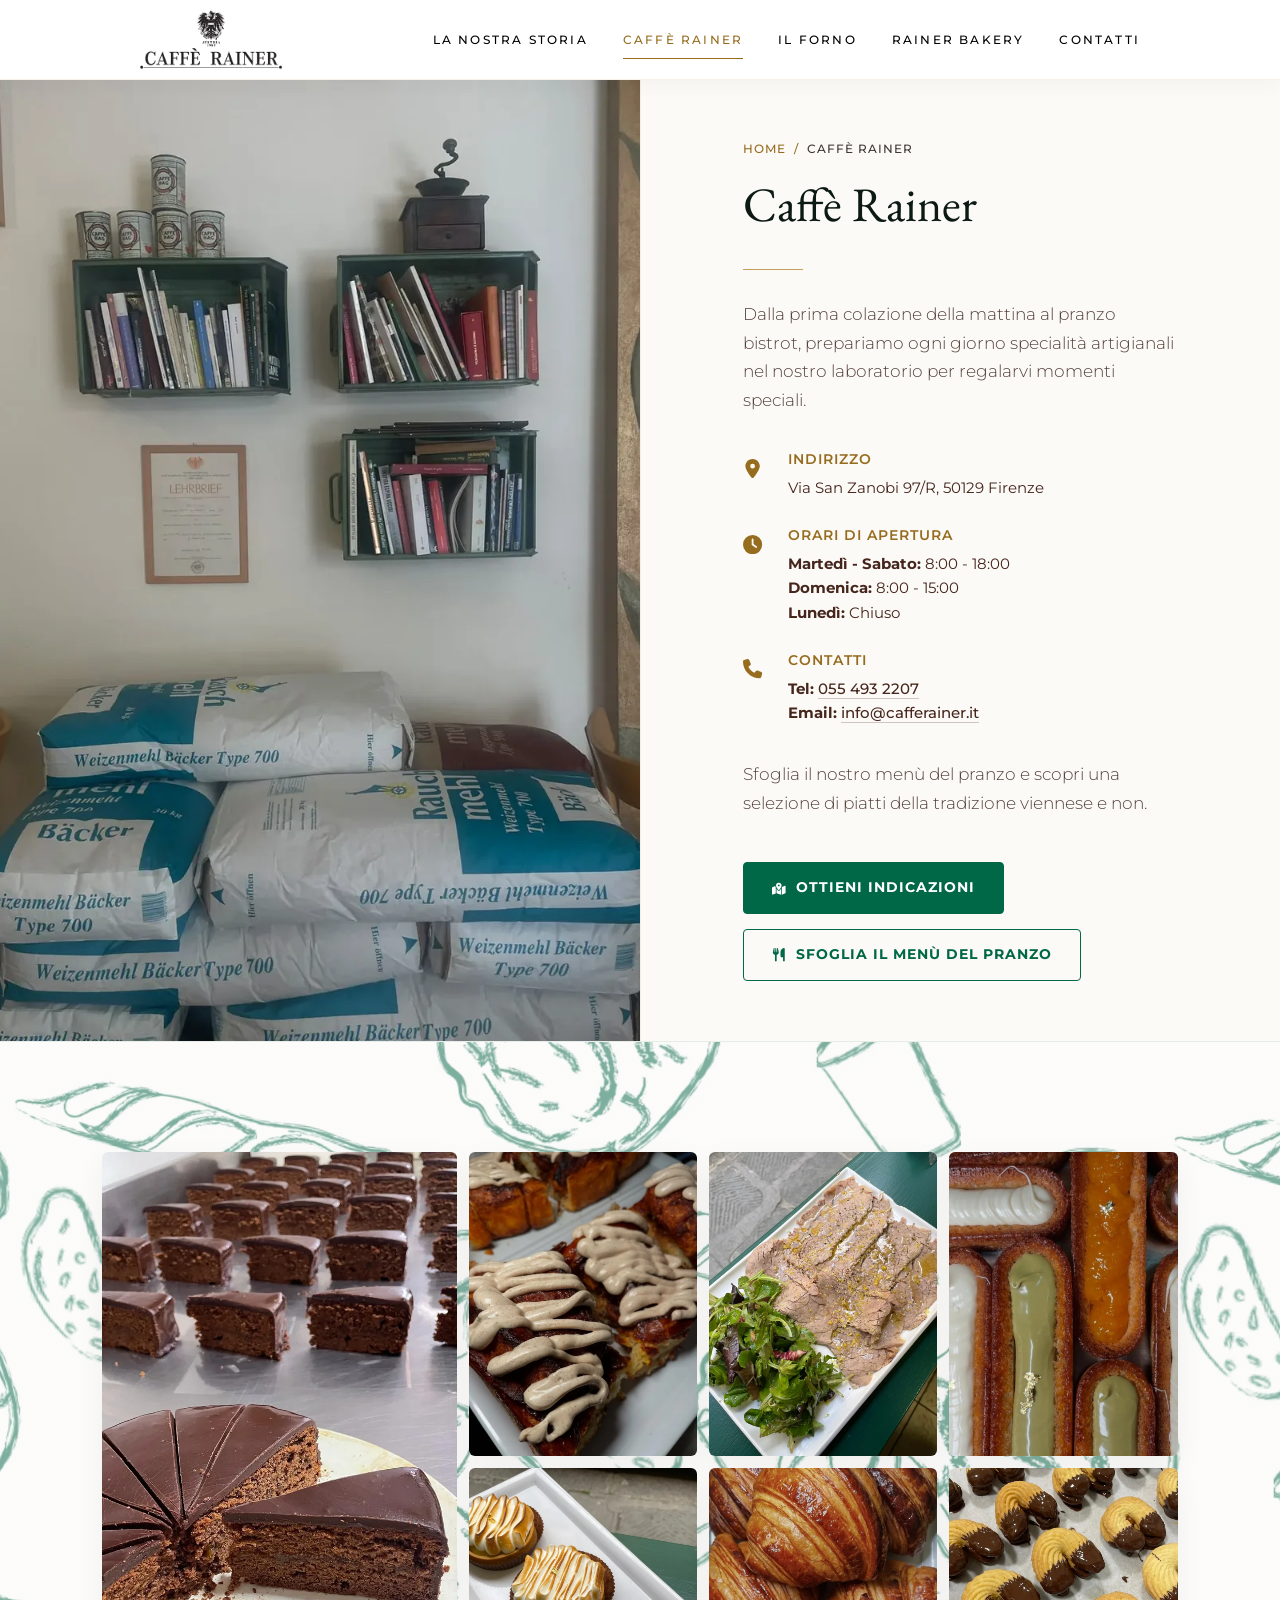
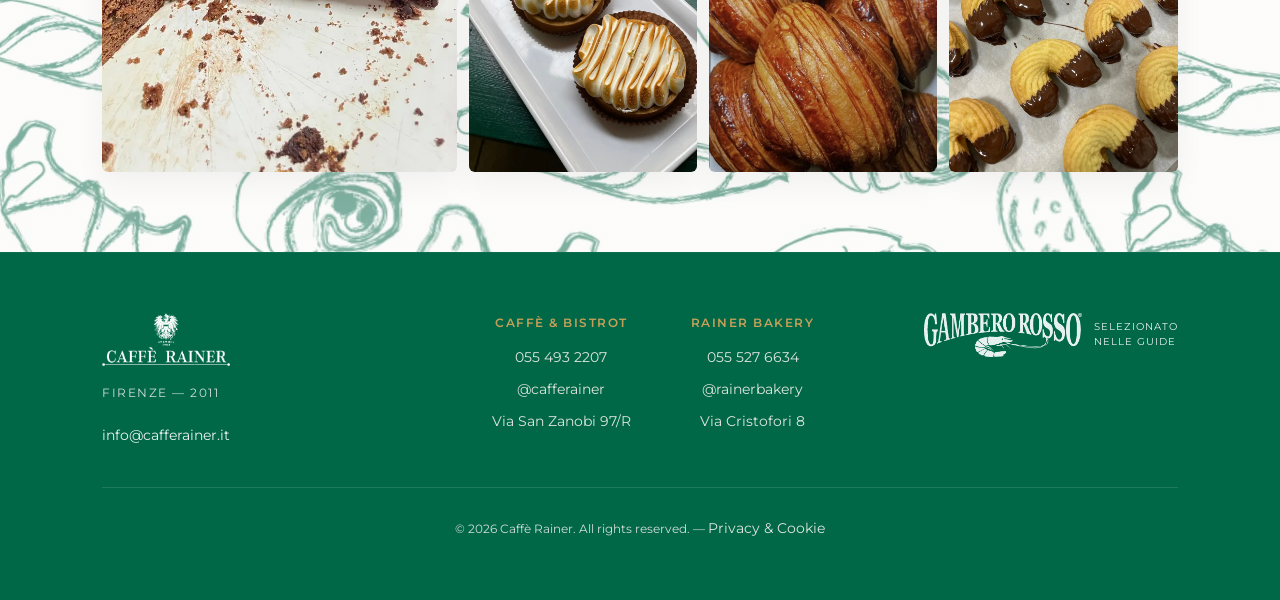
<file: caffe-rainer.html>
<!DOCTYPE html>
<html lang="it">

<head>
    <meta charset="UTF-8">
    <meta name="viewport" content="width=device-width, initial-scale=1.0">
    <title>Caffè Rainer | I Nostri Luoghi – Firenze</title>
    <meta name="description"
        content="Visita Caffè Rainer a Firenze: il bistrot e pasticceria austriaca nel cuore della città in Via San Zanobi.">
    <link rel="preconnect" href="https://fonts.googleapis.com">
    <link rel="preconnect" href="https://fonts.gstatic.com" crossorigin>
    <link href="https://fonts.googleapis.com/css2?family=EB+Garamond:wght@400;500&family=Montserrat:wght@300;400;500;600;700&display=swap"
        rel="stylesheet">
    <link rel="stylesheet" href="css/variables.css">
    <link rel="stylesheet" href="css/base.css">
    <link rel="stylesheet" href="css/header.css">
    <link rel="stylesheet" href="css/footer.css">
    <link rel="stylesheet" href="css/places.css">
    <meta name="theme-color" content="#006747">
    <link rel="canonical" href="https://www.pasticceriaaustriaca.it/caffe-rainer.html">
    <link rel="icon" href="favicon.ico" sizes="any">
    <link rel="icon" type="image/png" sizes="32x32" href="favicon-32x32.png">
    <link rel="icon" type="image/png" sizes="16x16" href="favicon-16x16.png">
    <link rel="apple-touch-icon" href="apple-touch-icon.png">
    <meta property="og:type" content="website">
    <meta property="og:site_name" content="Caffè Rainer">
    <meta property="og:locale" content="it_IT">
    <meta property="og:title" content="Caffè Rainer | I Nostri Luoghi – Firenze">
    <meta property="og:description" content="Visita Caffè Rainer a Firenze: il bistrot e pasticceria austriaca nel cuore della città in Via San Zanobi.">
    <meta property="og:url" content="https://www.pasticceriaaustriaca.it/caffe-rainer.html">
    <meta property="og:image" content="https://www.pasticceriaaustriaca.it/img_pieghevole/financier.webp">
    <meta property="og:image:alt" content="Interni del Caffè Rainer a Firenze">
    <meta name="twitter:card" content="summary_large_image">
    <meta name="twitter:title" content="Caffè Rainer | I Nostri Luoghi – Firenze">
    <meta name="twitter:description" content="Visita Caffè Rainer a Firenze: il bistrot e pasticceria austriaca nel cuore della città in Via San Zanobi.">
    <meta name="twitter:image" content="https://www.pasticceriaaustriaca.it/img_pieghevole/financier.webp">
</head>

<body class="places-page has-menu-cta">
    <a class="skip-link" href="#main-content">Vai al contenuto</a>
    <header class="main-header">
        <div class="logo-container">
            <a href="index.html">
                <img src="img_pieghevole/logoRainer.webp" alt="Caffè Rainer Logo" class="gambero-logo" width="730" height="308">
            </a>
        </div>

        <nav class="header-nav header-nav-center">
            <a href="index.html#filosofia" class="nav-btn">La Nostra Storia</a>
            <a href="caffe-rainer.html" class="nav-btn active-nav">Caffè Rainer</a>
            <a href="forno.html" class="nav-btn">Il Forno</a>
            <a href="bakery.html" class="nav-btn">Rainer Bakery</a>
            <a href="contatti.html" class="nav-btn">Contatti</a>
        </nav>

        <button class="hamburger" id="hamburgerBtn" aria-label="Apri Menu" aria-controls="mobileMenu" aria-expanded="false">
            <span class="bar"></span>
            <span class="bar"></span>
            <span class="bar"></span>
        </button>
    </header>

    <div class="mobile-menu-overlay" id="mobileMenu" aria-hidden="true" inert>
        <nav class="mobile-nav" aria-label="Menu principale">
            <a href="index.html#filosofia" class="mobile-nav-btn">La Nostra Storia</a>
            <span class="mobile-nav-heading">I Nostri Luoghi</span>
            <a href="caffe-rainer.html" class="mobile-nav-sub-btn active-nav">Caffè Rainer</a>
            <a href="forno.html" class="mobile-nav-sub-btn">Il Forno</a>
            <a href="bakery.html" class="mobile-nav-sub-btn">Rainer Bakery</a>
            <a href="contatti.html" class="mobile-nav-btn">Contatti</a>
            <div class="mobile-socials">
                <a href="https://instagram.com/cafferainer" target="_blank" rel="noopener noreferrer" aria-label="Instagram" class="mobile-social-link"><svg class="svg-icon" aria-hidden="true" focusable="false" viewBox="0 0 448 512"><path d="M224.1 141c-63.6 0-114.9 51.3-114.9 114.9s51.3 114.9 114.9 114.9S339 319.5 339 255.9 287.7 141 224.1 141zm0 189.6c-41.1 0-74.7-33.5-74.7-74.7s33.5-74.7 74.7-74.7 74.7 33.5 74.7 74.7-33.6 74.7-74.7 74.7zm146.4-194.3c0 14.9-12 26.8-26.8 26.8-14.9 0-26.8-12-26.8-26.8s12-26.8 26.8-26.8 26.8 12 26.8 26.8zm76.1 27.2c-1.7-35.9-9.9-67.7-36.2-93.9-26.2-26.2-58-34.4-93.9-36.2-37-2.1-147.9-2.1-184.9 0-35.8 1.7-67.6 9.9-93.9 36.1s-34.4 58-36.2 93.9c-2.1 37-2.1 147.9 0 184.9 1.7 35.9 9.9 67.7 36.2 93.9s58 34.4 93.9 36.2c37 2.1 147.9 2.1 184.9 0 35.9-1.7 67.7-9.9 93.9-36.2 26.2-26.2 34.4-58 36.2-93.9 2.1-37 2.1-147.8 0-184.8zM398.8 388c-7.8 19.6-22.9 34.7-42.6 42.6-29.5 11.7-99.5 9-132.1 9s-102.7 2.6-132.1-9c-19.6-7.8-34.7-22.9-42.6-42.6-11.7-29.5-9-99.5-9-132.1s-2.6-102.7 9-132.1c7.8-19.6 22.9-34.7 42.6-42.6 29.5-11.7 99.5-9 132.1-9s102.7-2.6 132.1 9c19.6 7.8 34.7 22.9 42.6 42.6 11.7 29.5 9 99.5 9 132.1s2.7 102.7-9 132.1z"/></svg></a>
                <a href="https://www.facebook.com/cafferainer" target="_blank" rel="noopener noreferrer" aria-label="Facebook" class="mobile-social-link"><svg class="svg-icon" aria-hidden="true" focusable="false" viewBox="0 0 320 512"><path d="M279.14 288l14.22-92.66h-88.91v-60.13c0-25.35 12.42-50.06 52.24-50.06h40.42V6.26S260.43 0 225.36 0c-73.22 0-121.08 44.38-121.08 124.72v70.62H22.89V288h81.39v224h100.17V288z"/></svg></a>
            </div>
        </nav>
    </div>
    <main id="main-content">
        <section class="single-location-section">
            <div class="location-image-side">
                <img src="img_locali/interno_caffe.webp" alt="Caffè Rainer Interni" fetchpriority="high" decoding="async" width="900" height="1200">
            </div>
            <div class="location-info-side">
                <nav class="breadcrumb" aria-label="Percorso di navigazione">
                    <ol>
                        <li><a href="index.html">Home</a></li>
                        <li><span aria-current="page">Caffè Rainer</span></li>
                    </ol>
                </nav>
                <h1 class="places-title">Caffè Rainer</h1>
                <div class="gold-line"></div>

                <p class="location-intro-text">
                    Dalla prima colazione della mattina al pranzo bistrot, prepariamo ogni giorno specialità artigianali nel nostro laboratorio per regalarvi momenti speciali.
                </p>

                <!-- Structured details like Breads Bakery -->
                <div class="location-info-details">
                    <!-- Indirizzo -->
                    <div class="info-row">
                        <div class="info-icon"><svg class="svg-icon" aria-hidden="true" focusable="false" viewBox="0 0 384 512"><path d="M215.7 499.2C267 435 384 279.4 384 192C384 86 298 0 192 0S0 86 0 192c0 87.4 117 243 168.3 307.2c12.3 15.3 35.1 15.3 47.4 0zM192 128a64 64 0 1 1 0 128 64 64 0 1 1 0-128z"/></svg></div>
                        <div class="info-content">
                            <h4>Indirizzo</h4>
                            <p>Via San Zanobi 97/R, 50129 Firenze</p>
                        </div>
                    </div>
                    <!-- Orari -->
                    <div class="info-row">
                        <div class="info-icon"><svg class="svg-icon" aria-hidden="true" focusable="false" viewBox="0 0 512 512"><path d="M256 0a256 256 0 1 1 0 512A256 256 0 1 1 256 0zM232 120V256c0 8 4 15.5 10.7 20l96 64c11 7.4 25.9 4.4 33.3-6.7s4.4-25.9-6.7-33.3L280 243.2V120c0-13.3-10.7-24-24-24s-24 10.7-24 24z"/></svg></div>
                        <div class="info-content">
                            <h4>Orari di Apertura</h4>
                            <p>
                                <strong>Martedì - Sabato:</strong> 8:00 - 18:00<br>
                                <strong>Domenica:</strong> 8:00 - 15:00<br>
                                <strong>Lunedì:</strong> Chiuso
                            </p>
                        </div>
                    </div>
                    <!-- Contatti -->
                    <div class="info-row">
                        <div class="info-icon"><svg class="svg-icon" aria-hidden="true" focusable="false" viewBox="0 0 512 512"><path d="M164.9 24.6c-7.7-18.6-28-28.5-47.4-23.2l-88 24C12.1 30.2 0 46 0 64C0 311.4 200.6 512 448 512c18 0 33.8-12.1 38.6-29.5l24-88c5.3-19.4-4.6-39.7-23.2-47.4l-96-40c-16.3-6.8-35.2-2.1-46.3 11.6L304.7 368C234.3 334.7 177.3 277.7 144 207.3L193.3 167c13.7-11.2 18.4-30 11.6-46.3l-40-96z"/></svg></div>
                        <div class="info-content">
                            <h4>Contatti</h4>
                            <p>
                                <strong>Tel:</strong> <a href="tel:+390554932207">055 493 2207</a><br>
                                <strong>Email:</strong> <a href="mailto:info@cafferainer.it">info@cafferainer.it</a>
                            </p>
                        </div>
                    </div>
                </div>

                <p class="location-intro-text">
                    Sfoglia il nostro menù del pranzo e scopri una selezione di piatti della tradizione viennese e non.
                </p>

                <div class="location-actions-container">
                    <a href="https://maps.google.com/?q=Caffe+Rainer+Via+San+Zanobi+97+Firenze" target="_blank" rel="noopener noreferrer" class="place-action-btn btn-primary">
                        <svg class="svg-icon" aria-hidden="true" focusable="false" viewBox="0 0 576 512"><path d="M408 120c0 54.6-73.1 151.9-105.2 192c-7.7 9.6-22 9.6-29.6 0C241.1 271.9 168 174.6 168 120C168 53.7 221.7 0 288 0s120 53.7 120 120zm8 80.4c3.5-6.9 6.7-13.8 9.6-20.6c.5-1.2 1-2.5 1.5-3.7l116-46.4C558.9 123.4 576 135 576 152V422.8c0 9.8-6 18.6-15.1 22.3L416 503V200.4zM137.6 138.3c2.4 14.1 7.2 28.3 12.8 41.5c2.9 6.8 6.1 13.7 9.6 20.6V451.8L32.9 502.7C17.1 509 0 497.4 0 480.4V209.6c0-9.8 6-18.6 15.1-22.3l122.6-49zM327.8 332c13.9-17.4 35.7-45.7 56.2-77V504.3L192 449.4V255c20.5 31.3 42.3 59.6 56.2 77c20.5 25.6 59.1 25.6 79.6 0zM288 152a40 40 0 1 0 0-80 40 40 0 1 0 0 80z"/></svg> Ottieni Indicazioni
                    </a>
                    <a href="menu.html" class="place-action-btn btn-secondary menu-cta-btn">
                        <svg class="svg-icon" aria-hidden="true" focusable="false" viewBox="0 0 448 512"><path d="M416 0C400 0 288 32 288 176V288c0 35.3 28.7 64 64 64h32V480c0 17.7 14.3 32 32 32s32-14.3 32-32V352 240 32c0-17.7-14.3-32-32-32zM64 16C64 7.8 57.9 1 49.7 .1S34.2 4.6 32.4 12.5L2.1 148.8C.7 155.1 0 161.5 0 167.9c0 45.9 35.1 83.6 80 87.7V480c0 17.7 14.3 32 32 32s32-14.3 32-32V255.6c44.9-4.1 80-41.8 80-87.7c0-6.4-.7-12.8-2.1-19.1L191.6 12.5c-1.8-8-9.3-13.3-17.4-12.4S160 7.8 160 16V150.2c0 5.4-4.4 9.8-9.8 9.8c-5.1 0-9.3-3.9-9.8-9L127.9 14.6C127.2 6.3 120.3 0 112 0s-15.2 6.3-15.9 14.6L83.7 151c-.5 5.1-4.7 9-9.8 9c-5.4 0-9.8-4.4-9.8-9.8V16zm48.3 152l-.3 0-.3 0 .3-.7 .3 .7z"/></svg> Sfoglia il Menù del Pranzo
                    </a>
                </div>
            </div>
        </section>

        <section class="categories-grid-section">
            <!-- Breads Bakery Collage Grid -->
            <div class="gallery-grid-container">
                <!-- Large card on the left (1/3 width) -->
                <div class="gallery-item gallery-featured-item">
                    <img src="img_caffe/sacher2.webp" alt="La Sachertorte Viannese" loading="lazy" decoding="async" width="900" height="1200">
                </div>

                <!-- Subgrid on the right (2/3 width) -->
                <div class="gallery-subgrid">
                    <div class="gallery-item">
                        <img src="img_caffe/cinnamonRoll.webp" alt="Cinnamon Rolls" loading="lazy" decoding="async" width="900" height="1198">
                    </div>
                    <div class="gallery-item">
                        <img src="img_caffe/pranzo_cimalino.webp" alt="Il Bistrot a Pranzo" loading="lazy" decoding="async" width="900" height="1200">
                    </div>
                    <div class="gallery-item">
                        <img src="img_pieghevole/financier.webp" alt="I Financier Francesi" loading="lazy" decoding="async" width="1341" height="1010">
                    </div>
                    <div class="gallery-item">
                        <img src="img_caffe/mini1.webp" alt="Bistrot Esterno" loading="lazy" decoding="async" width="900" height="1200">
                    </div>
                    <div class="gallery-item">
                        <img src="img_pieghevole/Croissant.webp" alt="Sfoglie Francesi" loading="lazy" decoding="async" width="900" height="1174">
                    </div>
                    <div class="gallery-item">
                        <img src="img_caffe/bikoti1.webp" alt="Pasticceria Viennese" loading="lazy" decoding="async" width="900" height="1200">
                    </div>
                </div>
            </div>
        </section>
    </main>

    <!-- FOOTER -->
    <footer class="minimal-footer">
        <div class="footer-content">
            <div class="footer-brand">
                <a href="index.html" class="footer-logo" aria-label="Caffè Rainer — Home">
                    <img src="img_pieghevole/logoRainer.webp" alt="Caffè Rainer" width="730" height="308">
                </a>
                <p class="footer-tagline">Firenze — 2011</p>
                <a href="mailto:info@cafferainer.it" class="footer-email">info@cafferainer.it</a>
            </div>
            
            <div class="footer-links-grid">
                <div class="footer-col">
                    <span class="footer-col-title">Caffè & Bistrot</span>
                    <a href="tel:+390554932207" class="footer-link">055 493 2207</a>
                    <a href="https://instagram.com/cafferainer" target="_blank" rel="noopener noreferrer" class="footer-link">@cafferainer</a>
                    <a href="caffe-rainer.html" class="footer-link">Via San Zanobi 97/R</a>
                </div>
                
                <div class="footer-col">
                    <span class="footer-col-title">Rainer Bakery</span>
                    <a href="tel:+390555276634" class="footer-link">055 527 6634</a>
                    <a href="https://instagram.com/rainerbakery" target="_blank" rel="noopener noreferrer" class="footer-link">@rainerbakery</a>
                    <a href="bakery.html" class="footer-link">Via Cristofori 8</a>
                </div>
            </div>

            <div class="footer-badge-col">
                <div class="gambero-rosso-badge">
                    <img src="img_pieghevole/gambero-rosso.webp" alt="Guida Gambero Rosso" loading="lazy" decoding="async" width="1182" height="329">
                    <span>Selezionato nelle Guide</span>
                </div>
            </div>
        </div>
        
        <div class="footer-bottom">
            <p>&copy; 2026 Caffè Rainer. All rights reserved. — <a href="privacy.html" class="footer-link">Privacy &amp; Cookie</a></p>
        </div>
    </footer>
    <button class="back-to-top" type="button" aria-label="Torna in cima alla pagina">
        <svg class="svg-icon" aria-hidden="true" focusable="false" viewBox="0 0 448 512"><path d="M201.4 137.4c12.5-12.5 32.8-12.5 45.3 0l160 160c12.5 12.5 12.5 32.8 0 45.3s-32.8 12.5-45.3 0L224 205.3 86.6 342.6c-12.5 12.5-32.8 12.5-45.3 0s-12.5-32.8 0-45.3l160-160z"/></svg>
    </button>
    <script src="javascript/script.js" defer></script>
</body>
</html>
</file>
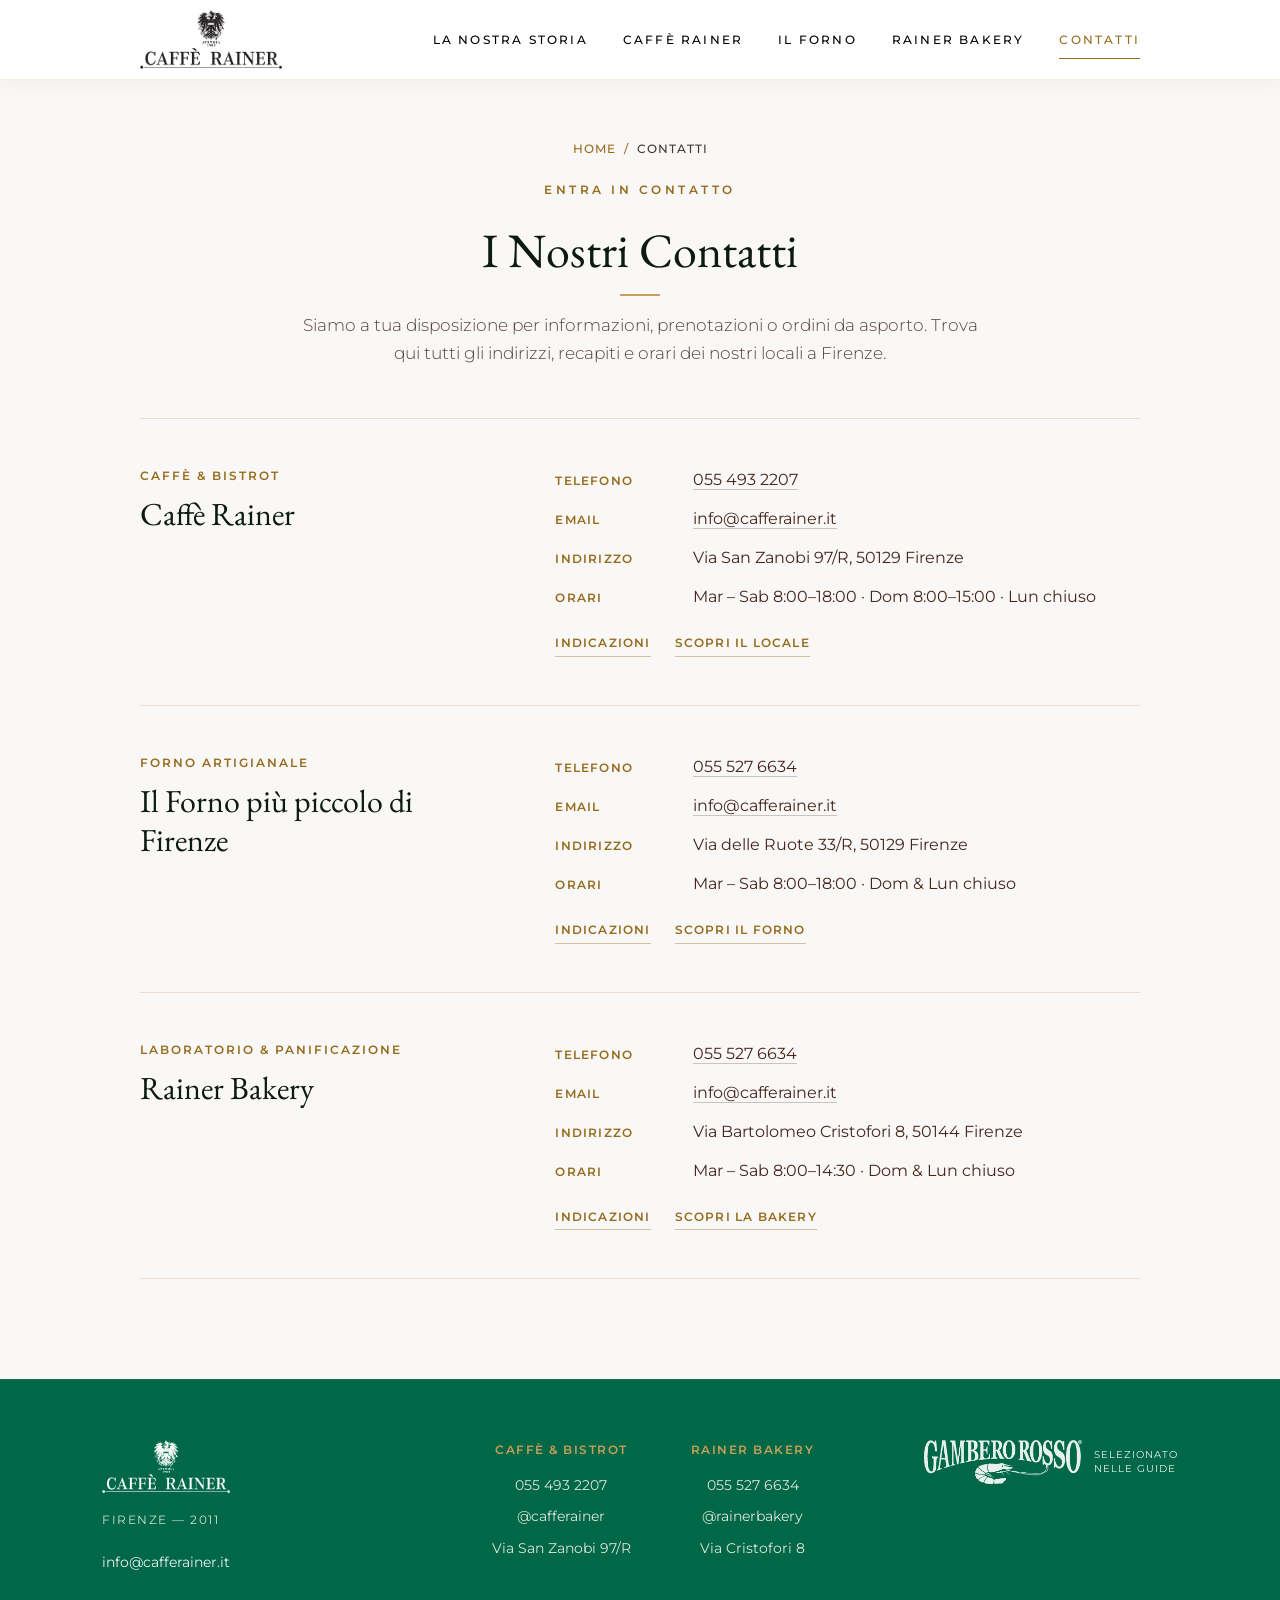
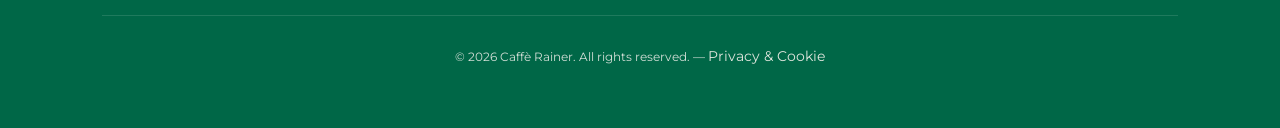
<file: contatti.html>
<!DOCTYPE html>
<html lang="it">

<head>
    <meta charset="UTF-8">
    <meta name="viewport" content="width=device-width, initial-scale=1.0">
    <title>Contatti | Caffè Rainer – Firenze</title>
    <meta name="description"
        content="Contatta Caffè Rainer a Firenze: trovi qui indirizzi, orari e numeri di telefono di Caffè Rainer, Il Forno più piccolo e Rainer Bakery.">
    <link rel="preconnect" href="https://fonts.googleapis.com">
    <link rel="preconnect" href="https://fonts.gstatic.com" crossorigin>
    <link href="https://fonts.googleapis.com/css2?family=EB+Garamond:wght@400;500&family=Montserrat:wght@300;400;500;600;700&display=swap"
        rel="stylesheet">
    <link rel="stylesheet" href="css/variables.css">
    <link rel="stylesheet" href="css/base.css">
    <link rel="stylesheet" href="css/header.css">
    <link rel="stylesheet" href="css/footer.css">
    <link rel="stylesheet" href="css/places.css">
    <meta name="theme-color" content="#006747">
    <link rel="canonical" href="https://www.pasticceriaaustriaca.it/contatti.html">
    <link rel="icon" href="favicon.ico" sizes="any">
    <link rel="icon" type="image/png" sizes="32x32" href="favicon-32x32.png">
    <link rel="icon" type="image/png" sizes="16x16" href="favicon-16x16.png">
    <link rel="apple-touch-icon" href="apple-touch-icon.png">
    <meta property="og:type" content="website">
    <meta property="og:site_name" content="Caffè Rainer">
    <meta property="og:locale" content="it_IT">
    <meta property="og:title" content="Contatti | Caffè Rainer – Firenze">
    <meta property="og:description" content="Contatta Caffè Rainer a Firenze: trovi qui indirizzi, orari e numeri di telefono di Caffè Rainer, Il Forno più piccolo e Rainer Bakery.">
    <meta property="og:url" content="https://www.pasticceriaaustriaca.it/contatti.html">
    <meta property="og:image" content="https://www.pasticceriaaustriaca.it/img_pieghevole/financier.webp">
    <meta property="og:image:alt" content="Interni del Caffè Rainer a Firenze">
    <meta name="twitter:card" content="summary_large_image">
    <meta name="twitter:title" content="Contatti | Caffè Rainer – Firenze">
    <meta name="twitter:description" content="Contatta Caffè Rainer a Firenze: trovi qui indirizzi, orari e numeri di telefono di Caffè Rainer, Il Forno più piccolo e Rainer Bakery.">
    <meta name="twitter:image" content="https://www.pasticceriaaustriaca.it/img_pieghevole/financier.webp">
</head>

<body class="places-page">
    <a class="skip-link" href="#main-content">Vai al contenuto</a>
    <header class="main-header">
        <div class="logo-container">
            <a href="index.html">
                <img src="img_pieghevole/logoRainer.webp" alt="Caffè Rainer Logo" class="gambero-logo" width="730" height="308">
            </a>
        </div>

        <nav class="header-nav header-nav-center">
            <a href="index.html#filosofia" class="nav-btn">La Nostra Storia</a>
            <a href="caffe-rainer.html" class="nav-btn">Caffè Rainer</a>
            <a href="forno.html" class="nav-btn">Il Forno</a>
            <a href="bakery.html" class="nav-btn">Rainer Bakery</a>
            <a href="contatti.html" class="nav-btn active-nav">Contatti</a>
        </nav>

        <button class="hamburger" id="hamburgerBtn" aria-label="Apri Menu" aria-controls="mobileMenu" aria-expanded="false">
            <span class="bar"></span>
            <span class="bar"></span>
            <span class="bar"></span>
        </button>
    </header>

    <div class="mobile-menu-overlay" id="mobileMenu" aria-hidden="true" inert>
        <nav class="mobile-nav" aria-label="Menu principale">
            <a href="index.html#filosofia" class="mobile-nav-btn">La Nostra Storia</a>
            <span class="mobile-nav-heading">I Nostri Luoghi</span>
            <a href="caffe-rainer.html" class="mobile-nav-sub-btn">Caffè Rainer</a>
            <a href="forno.html" class="mobile-nav-sub-btn">Il Forno</a>
            <a href="bakery.html" class="mobile-nav-sub-btn">Rainer Bakery</a>
            <a href="contatti.html" class="mobile-nav-btn active-nav">Contatti</a>
            <div class="mobile-socials">
                <a href="https://instagram.com/cafferainer" target="_blank" rel="noopener noreferrer" aria-label="Instagram" class="mobile-social-link"><svg class="svg-icon" aria-hidden="true" focusable="false" viewBox="0 0 448 512"><path d="M224.1 141c-63.6 0-114.9 51.3-114.9 114.9s51.3 114.9 114.9 114.9S339 319.5 339 255.9 287.7 141 224.1 141zm0 189.6c-41.1 0-74.7-33.5-74.7-74.7s33.5-74.7 74.7-74.7 74.7 33.5 74.7 74.7-33.6 74.7-74.7 74.7zm146.4-194.3c0 14.9-12 26.8-26.8 26.8-14.9 0-26.8-12-26.8-26.8s12-26.8 26.8-26.8 26.8 12 26.8 26.8zm76.1 27.2c-1.7-35.9-9.9-67.7-36.2-93.9-26.2-26.2-58-34.4-93.9-36.2-37-2.1-147.9-2.1-184.9 0-35.8 1.7-67.6 9.9-93.9 36.1s-34.4 58-36.2 93.9c-2.1 37-2.1 147.9 0 184.9 1.7 35.9 9.9 67.7 36.2 93.9s58 34.4 93.9 36.2c37 2.1 147.9 2.1 184.9 0 35.9-1.7 67.7-9.9 93.9-36.2 26.2-26.2 34.4-58 36.2-93.9 2.1-37 2.1-147.8 0-184.8zM398.8 388c-7.8 19.6-22.9 34.7-42.6 42.6-29.5 11.7-99.5 9-132.1 9s-102.7 2.6-132.1-9c-19.6-7.8-34.7-22.9-42.6-42.6-11.7-29.5-9-99.5-9-132.1s-2.6-102.7 9-132.1c7.8-19.6 22.9-34.7 42.6-42.6 29.5-11.7 99.5-9 132.1-9s102.7-2.6 132.1 9c19.6 7.8 34.7 22.9 42.6 42.6 11.7 29.5 9 99.5 9 132.1s2.7 102.7-9 132.1z"/></svg></a>
                <a href="https://www.facebook.com/cafferainer" target="_blank" rel="noopener noreferrer" aria-label="Facebook" class="mobile-social-link"><svg class="svg-icon" aria-hidden="true" focusable="false" viewBox="0 0 320 512"><path d="M279.14 288l14.22-92.66h-88.91v-60.13c0-25.35 12.42-50.06 52.24-50.06h40.42V6.26S260.43 0 225.36 0c-73.22 0-121.08 44.38-121.08 124.72v70.62H22.89V288h81.39v224h100.17V288z"/></svg></a>
            </div>
        </nav>
    </div>

    <main id="main-content" class="places-main">
        <div class="places-header">
            <nav class="breadcrumb" aria-label="Percorso di navigazione">
                <ol>
                    <li><a href="index.html">Home</a></li>
                    <li><span aria-current="page">Contatti</span></li>
                </ol>
            </nav>
            <span class="gold-subtitle">ENTRA IN CONTATTO</span>
            <h1 class="places-title">I Nostri Contatti</h1>
            <div class="gold-line center"></div>
            <p class="places-intro">Siamo a tua disposizione per informazioni, prenotazioni o ordini da asporto. Trova qui tutti gli indirizzi, recapiti e orari dei nostri locali a Firenze.</p>
        </div>

        <div class="contacts-list">
            <!-- Caffè Rainer -->
            <article class="contact-entry">
                <div class="contact-entry-head">
                    <span class="place-eyebrow">Caffè &amp; Bistrot</span>
                    <h2 class="contact-name">Caffè Rainer</h2>
                </div>
                <div class="contact-entry-body">
                    <dl class="contact-details">
                        <div class="contact-row">
                            <dt>Telefono</dt>
                            <dd><a href="tel:+390554932207">055 493 2207</a></dd>
                        </div>
                        <div class="contact-row">
                            <dt>Email</dt>
                            <dd><a href="mailto:info@cafferainer.it">info@cafferainer.it</a></dd>
                        </div>
                        <div class="contact-row">
                            <dt>Indirizzo</dt>
                            <dd>Via San Zanobi 97/R, 50129 Firenze</dd>
                        </div>
                        <div class="contact-row">
                            <dt>Orari</dt>
                            <dd>Mar – Sab 8:00–18:00 · Dom 8:00–15:00 · Lun chiuso</dd>
                        </div>
                    </dl>
                    <div class="contact-links">
                        <a href="https://maps.google.com/?q=Caffe+Rainer+Via+San+Zanobi+97+Firenze" target="_blank" rel="noopener noreferrer" class="text-link">Indicazioni</a>
                        <a href="caffe-rainer.html" class="text-link">Scopri il locale</a>
                    </div>
                </div>
            </article>

            <!-- Il Forno più piccolo -->
            <article class="contact-entry">
                <div class="contact-entry-head">
                    <span class="place-eyebrow">Forno Artigianale</span>
                    <h2 class="contact-name">Il Forno più piccolo di Firenze</h2>
                </div>
                <div class="contact-entry-body">
                    <dl class="contact-details">
                        <div class="contact-row">
                            <dt>Telefono</dt>
                            <dd><a href="tel:+390555276634">055 527 6634</a></dd>
                        </div>
                        <div class="contact-row">
                            <dt>Email</dt>
                            <dd><a href="mailto:info@cafferainer.it">info@cafferainer.it</a></dd>
                        </div>
                        <div class="contact-row">
                            <dt>Indirizzo</dt>
                            <dd>Via delle Ruote 33/R, 50129 Firenze</dd>
                        </div>
                        <div class="contact-row">
                            <dt>Orari</dt>
                            <dd>Mar – Sab 8:00–18:00 · Dom &amp; Lun chiuso</dd>
                        </div>
                    </dl>
                    <div class="contact-links">
                        <a href="https://www.google.com/maps/place/Il+forno+pi%C3%B9+piccolo+di+firenze/@43.7811507,11.2542538,17z/data=!4m15!1m8!3m7!1s0x132a541c19b42909:0x7c56b85f5941dc07!2sVia+delle+Ruote,+33+R,+50129+Firenze+FI!3b1!8m2!3d43.7811507!4d11.2568287!16s%2Fg%2F11k3gls5h0!3m5!1s0x132a55a44af98edb:0x119c27fb7094e4d3!8m2!3d43.7811507!4d11.2568287!16s%2Fg%2F11zb71cdk1?entry=ttu&g_ep=EgoyMDI2MDkxMy4wIKXMDSoASAFQAw%3D%3D" target="_blank" rel="noopener noreferrer" class="text-link">Indicazioni</a>
                        <a href="forno.html" class="text-link">Scopri il forno</a>
                    </div>
                </div>
            </article>

            <!-- Rainer Bakery -->
            <article class="contact-entry">
                <div class="contact-entry-head">
                    <span class="place-eyebrow">Laboratorio &amp; Panificazione</span>
                    <h2 class="contact-name">Rainer Bakery</h2>
                </div>
                <div class="contact-entry-body">
                    <dl class="contact-details">
                        <div class="contact-row">
                            <dt>Telefono</dt>
                            <dd><a href="tel:+390555276634">055 527 6634</a></dd>
                        </div>
                        <div class="contact-row">
                            <dt>Email</dt>
                            <dd><a href="mailto:info@cafferainer.it">info@cafferainer.it</a></dd>
                        </div>
                        <div class="contact-row">
                            <dt>Indirizzo</dt>
                            <dd>Via Bartolomeo Cristofori 8, 50144 Firenze</dd>
                        </div>
                        <div class="contact-row">
                            <dt>Orari</dt>
                            <dd>Mar – Sab 8:00–14:30 · Dom &amp; Lun chiuso</dd>
                        </div>
                    </dl>
                    <div class="contact-links">
                        <a href="https://www.google.com/maps/place/Rainer+Bakery+Manifattura+del+Pane/@43.782902,11.2378119,17z/data=!4m9!1m2!2m1!1sVia+Cristofori+8+Firenze!3m5!1s0x132a572c0676eaa9:0x84f1d2cbee74c492!8m2!3d43.782902!4d11.2403868!16s%2Fg%2F11nj520r_1?entry=ttu&g_ep=EgoyMDI2MDkxMy4wIKXMDSoASAFQAw%3D%3D" target="_blank" rel="noopener noreferrer" class="text-link">Indicazioni</a>
                        <a href="bakery.html" class="text-link">Scopri la bakery</a>
                    </div>
                </div>
            </article>
        </div>
    </main>

    <!-- FOOTER -->
    <footer class="minimal-footer">
        <div class="footer-content">
            <div class="footer-brand">
                <a href="index.html" class="footer-logo" aria-label="Caffè Rainer — Home">
                    <img src="img_pieghevole/logoRainer.webp" alt="Caffè Rainer" width="730" height="308">
                </a>
                <p class="footer-tagline">Firenze — 2011</p>
                <a href="mailto:info@cafferainer.it" class="footer-email">info@cafferainer.it</a>
            </div>
            
            <div class="footer-links-grid">
                <div class="footer-col">
                    <span class="footer-col-title">Caffè & Bistrot</span>
                    <a href="tel:+390554932207" class="footer-link">055 493 2207</a>
                    <a href="https://instagram.com/cafferainer" target="_blank" rel="noopener noreferrer" class="footer-link">@cafferainer</a>
                    <a href="caffe-rainer.html" class="footer-link">Via San Zanobi 97/R</a>
                </div>
                
                <div class="footer-col">
                    <span class="footer-col-title">Rainer Bakery</span>
                    <a href="tel:+390555276634" class="footer-link">055 527 6634</a>
                    <a href="https://instagram.com/rainerbakery" target="_blank" rel="noopener noreferrer" class="footer-link">@rainerbakery</a>
                    <a href="bakery.html" class="footer-link">Via Cristofori 8</a>
                </div>
            </div>

            <div class="footer-badge-col">
                <div class="gambero-rosso-badge">
                    <img src="img_pieghevole/gambero-rosso.webp" alt="Guida Gambero Rosso" loading="lazy" decoding="async" width="1182" height="329">
                    <span>Selezionato nelle Guide</span>
                </div>
            </div>
        </div>
        
        <div class="footer-bottom">
            <p>&copy; 2026 Caffè Rainer. All rights reserved. — <a href="privacy.html" class="footer-link">Privacy &amp; Cookie</a></p>
        </div>
    </footer>
    <button class="back-to-top" type="button" aria-label="Torna in cima alla pagina">
        <svg class="svg-icon" aria-hidden="true" focusable="false" viewBox="0 0 448 512"><path d="M201.4 137.4c12.5-12.5 32.8-12.5 45.3 0l160 160c12.5 12.5 12.5 32.8 0 45.3s-32.8 12.5-45.3 0L224 205.3 86.6 342.6c-12.5 12.5-32.8 12.5-45.3 0s-12.5-32.8 0-45.3l160-160z"/></svg>
    </button>
    <script src="javascript/script.js" defer></script>

</body>

</html>
</file>
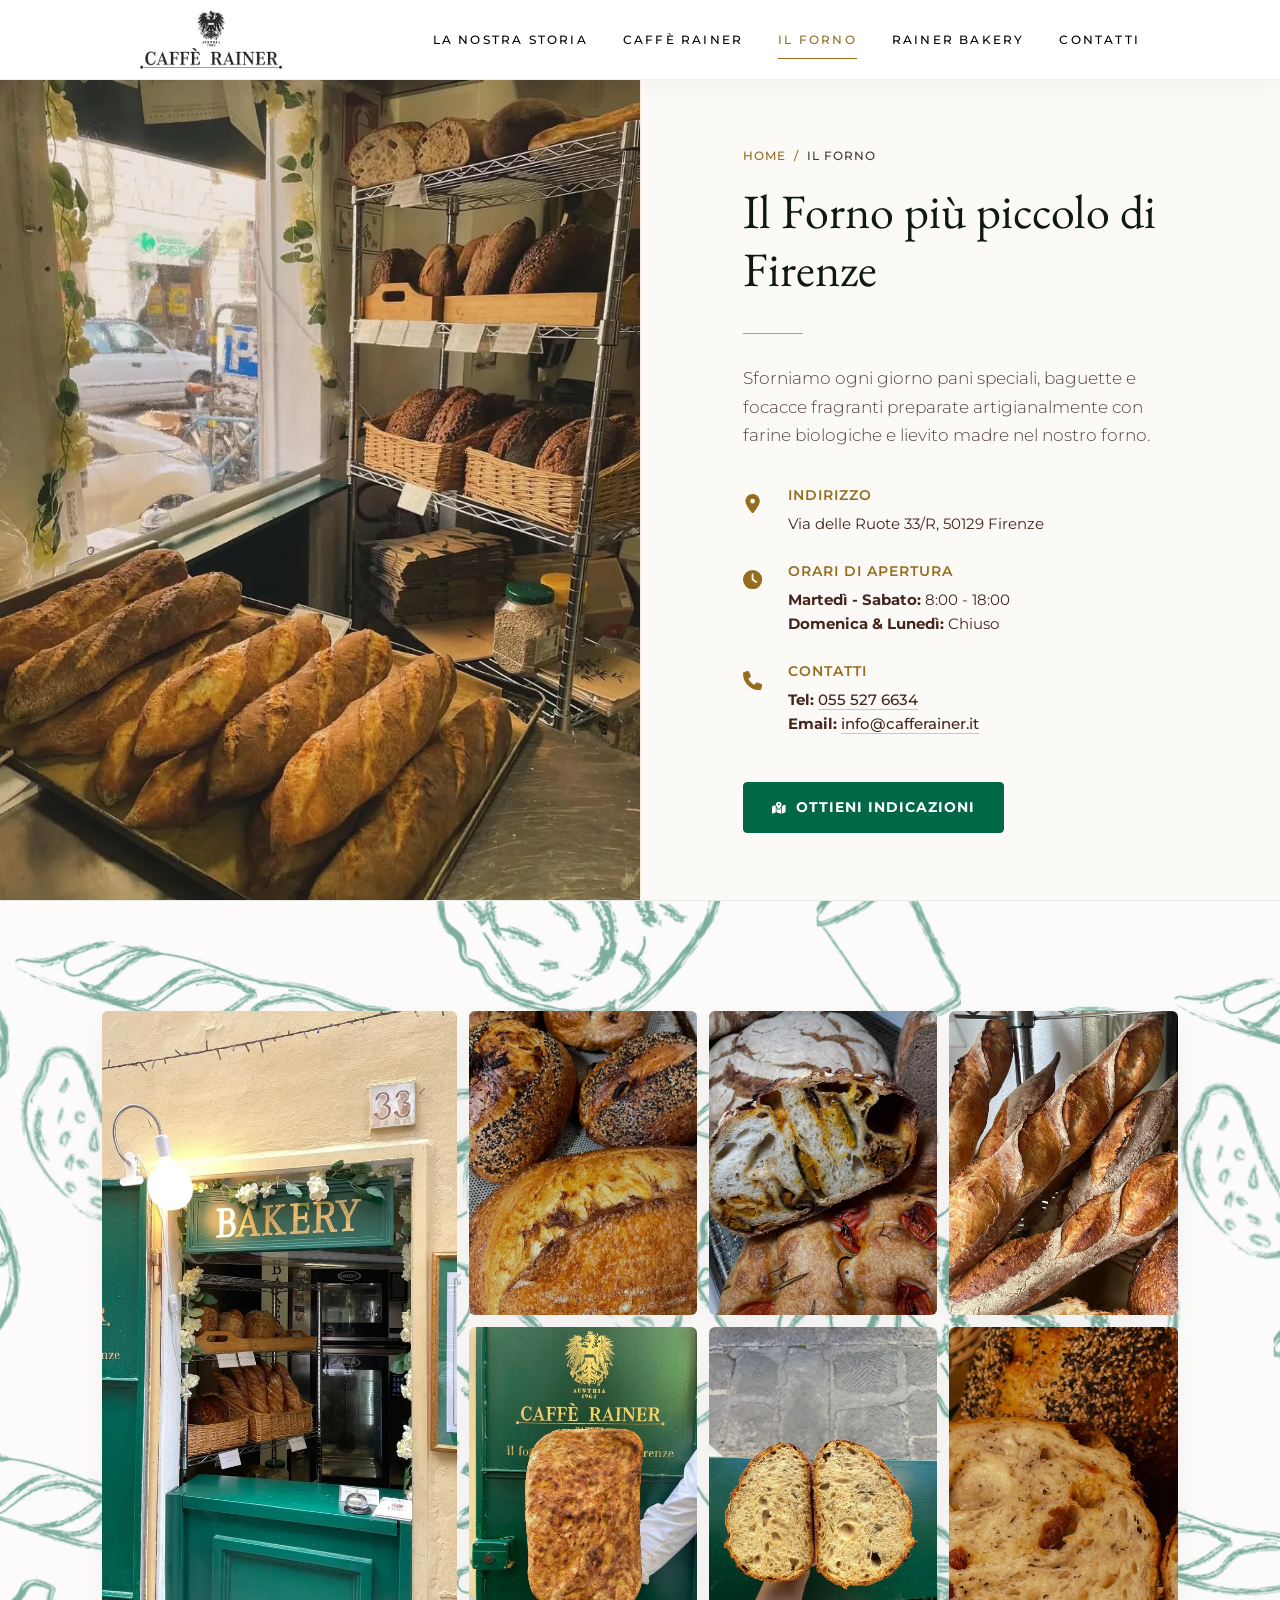
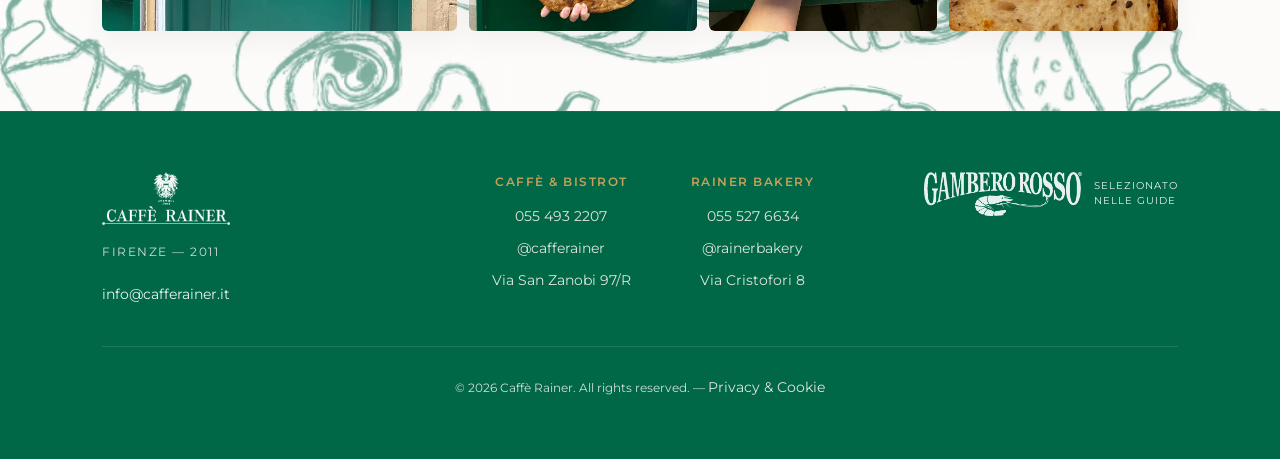
<file: forno-storico.html>
<!DOCTYPE html>
<html lang="it">

<head>
    <meta charset="UTF-8">
    <meta name="viewport" content="width=device-width, initial-scale=1.0">
    <title>Il Forno più piccolo di Firenze | I Nostri Luoghi – Caffè Rainer</title>
    <meta name="description"
        content="Scopri il Forno più piccolo di Firenze adiacente al Caffè Rainer: pane a lievitazione naturale, dolci tradizionali e sfoglie fragranti.">
    <link rel="preconnect" href="https://fonts.googleapis.com">
    <link rel="preconnect" href="https://fonts.gstatic.com" crossorigin>
    <link href="https://fonts.googleapis.com/css2?family=EB+Garamond:wght@400;500&family=Montserrat:wght@300;400;500;600;700&display=swap"
        rel="stylesheet">
    <link rel="stylesheet" href="css/variables.css">
    <link rel="stylesheet" href="css/base.css">
    <link rel="stylesheet" href="css/header.css">
    <link rel="stylesheet" href="css/footer.css">
    <link rel="stylesheet" href="css/places.css">
    <meta name="theme-color" content="#006747">
    <link rel="canonical" href="https://www.pasticceriaaustriaca.it/forno-storico.html">
    <link rel="icon" href="favicon.ico" sizes="any">
    <link rel="icon" type="image/png" sizes="32x32" href="favicon-32x32.png">
    <link rel="icon" type="image/png" sizes="16x16" href="favicon-16x16.png">
    <link rel="apple-touch-icon" href="apple-touch-icon.png">
    <meta property="og:type" content="website">
    <meta property="og:site_name" content="Caffè Rainer">
    <meta property="og:locale" content="it_IT">
    <meta property="og:title" content="Il Forno più piccolo di Firenze | I Nostri Luoghi – Caffè Rainer">
    <meta property="og:description" content="Scopri il Forno più piccolo di Firenze adiacente al Caffè Rainer: pane a lievitazione naturale, dolci tradizionali e sfoglie fragranti.">
    <meta property="og:url" content="https://www.pasticceriaaustriaca.it/forno-storico.html">
    <meta property="og:image" content="https://www.pasticceriaaustriaca.it/img_pieghevole/financier.webp">
    <meta property="og:image:alt" content="Interni del Caffè Rainer a Firenze">
    <meta name="twitter:card" content="summary_large_image">
    <meta name="twitter:title" content="Il Forno più piccolo di Firenze | I Nostri Luoghi – Caffè Rainer">
    <meta name="twitter:description" content="Scopri il Forno più piccolo di Firenze adiacente al Caffè Rainer: pane a lievitazione naturale, dolci tradizionali e sfoglie fragranti.">
    <meta name="twitter:image" content="https://www.pasticceriaaustriaca.it/img_pieghevole/financier.webp">
</head>

<body class="places-page">
    <a class="skip-link" href="#main-content">Vai al contenuto</a>
    <header class="main-header">
        <div class="logo-container">
            <a href="index.html">
                <img src="img_pieghevole/logoRainer.webp" alt="Caffè Rainer Logo" class="gambero-logo" width="730" height="308">
            </a>
        </div>

        <nav class="header-nav header-nav-center">
            <a href="index.html#filosofia" class="nav-btn">La Nostra Storia</a>
            <a href="caffe-rainer.html" class="nav-btn">Caffè Rainer</a>
            <a href="forno-storico.html" class="nav-btn active-nav">Il Forno</a>
            <a href="bakery.html" class="nav-btn">Rainer Bakery</a>
            <a href="contatti.html" class="nav-btn">Contatti</a>
        </nav>

        <button class="hamburger" id="hamburgerBtn" aria-label="Apri Menu" aria-controls="mobileMenu" aria-expanded="false">
            <span class="bar"></span>
            <span class="bar"></span>
            <span class="bar"></span>
        </button>
    </header>

    <div class="mobile-menu-overlay" id="mobileMenu" aria-hidden="true" inert>
        <nav class="mobile-nav" aria-label="Menu principale">
            <a href="index.html#filosofia" class="mobile-nav-btn">La Nostra Storia</a>
            <span class="mobile-nav-heading">I Nostri Luoghi</span>
            <a href="caffe-rainer.html" class="mobile-nav-sub-btn">Caffè Rainer</a>
            <a href="forno-storico.html" class="mobile-nav-sub-btn active-nav">Il Forno</a>
            <a href="bakery.html" class="mobile-nav-sub-btn">Rainer Bakery</a>
            <a href="contatti.html" class="mobile-nav-btn">Contatti</a>
            <div class="mobile-socials">
                <a href="https://instagram.com/cafferainer" target="_blank" rel="noopener noreferrer" aria-label="Instagram" class="mobile-social-link"><svg class="svg-icon" aria-hidden="true" focusable="false" viewBox="0 0 448 512"><path d="M224.1 141c-63.6 0-114.9 51.3-114.9 114.9s51.3 114.9 114.9 114.9S339 319.5 339 255.9 287.7 141 224.1 141zm0 189.6c-41.1 0-74.7-33.5-74.7-74.7s33.5-74.7 74.7-74.7 74.7 33.5 74.7 74.7-33.6 74.7-74.7 74.7zm146.4-194.3c0 14.9-12 26.8-26.8 26.8-14.9 0-26.8-12-26.8-26.8s12-26.8 26.8-26.8 26.8 12 26.8 26.8zm76.1 27.2c-1.7-35.9-9.9-67.7-36.2-93.9-26.2-26.2-58-34.4-93.9-36.2-37-2.1-147.9-2.1-184.9 0-35.8 1.7-67.6 9.9-93.9 36.1s-34.4 58-36.2 93.9c-2.1 37-2.1 147.9 0 184.9 1.7 35.9 9.9 67.7 36.2 93.9s58 34.4 93.9 36.2c37 2.1 147.9 2.1 184.9 0 35.9-1.7 67.7-9.9 93.9-36.2 26.2-26.2 34.4-58 36.2-93.9 2.1-37 2.1-147.8 0-184.8zM398.8 388c-7.8 19.6-22.9 34.7-42.6 42.6-29.5 11.7-99.5 9-132.1 9s-102.7 2.6-132.1-9c-19.6-7.8-34.7-22.9-42.6-42.6-11.7-29.5-9-99.5-9-132.1s-2.6-102.7 9-132.1c7.8-19.6 22.9-34.7 42.6-42.6 29.5-11.7 99.5-9 132.1-9s102.7-2.6 132.1 9c19.6 7.8 34.7 22.9 42.6 42.6 11.7 29.5 9 99.5 9 132.1s2.7 102.7-9 132.1z"/></svg></a>
                <a href="https://www.facebook.com/cafferainer" target="_blank" rel="noopener noreferrer" aria-label="Facebook" class="mobile-social-link"><svg class="svg-icon" aria-hidden="true" focusable="false" viewBox="0 0 320 512"><path d="M279.14 288l14.22-92.66h-88.91v-60.13c0-25.35 12.42-50.06 52.24-50.06h40.42V6.26S260.43 0 225.36 0c-73.22 0-121.08 44.38-121.08 124.72v70.62H22.89V288h81.39v224h100.17V288z"/></svg></a>
            </div>
        </nav>
    </div>

    <main id="main-content">
        <section class="single-location-section">
            <div class="location-image-side">
                <img src="img_locali/interno_forno.webp" alt="Il Forno Interno" fetchpriority="high" decoding="async" width="900" height="1147">
            </div>
            <div class="location-info-side">
                <nav class="breadcrumb" aria-label="Percorso di navigazione">
                    <ol>
                        <li><a href="index.html">Home</a></li>
                        <li><span aria-current="page">Il Forno</span></li>
                    </ol>
                </nav>
                <h1 class="places-title">Il Forno più piccolo di Firenze</h1>
                <div class="gold-line"></div>

                <p class="location-intro-text">
                    Sforniamo ogni giorno pani speciali, baguette e focacce fragranti preparate artigianalmente con farine biologiche e lievito madre nel nostro forno.
                </p>

                <!-- Structured details like Breads Bakery -->
                <div class="location-info-details">
                    <!-- Indirizzo -->
                    <div class="info-row">
                        <div class="info-icon"><svg class="svg-icon" aria-hidden="true" focusable="false" viewBox="0 0 384 512"><path d="M215.7 499.2C267 435 384 279.4 384 192C384 86 298 0 192 0S0 86 0 192c0 87.4 117 243 168.3 307.2c12.3 15.3 35.1 15.3 47.4 0zM192 128a64 64 0 1 1 0 128 64 64 0 1 1 0-128z"/></svg></div>
                        <div class="info-content">
                            <h4>Indirizzo</h4>
                            <p>Via delle Ruote 33/R, 50129 Firenze</p>
                        </div>
                    </div>
                    <!-- Orari -->
                    <div class="info-row">
                        <div class="info-icon"><svg class="svg-icon" aria-hidden="true" focusable="false" viewBox="0 0 512 512"><path d="M256 0a256 256 0 1 1 0 512A256 256 0 1 1 256 0zM232 120V256c0 8 4 15.5 10.7 20l96 64c11 7.4 25.9 4.4 33.3-6.7s4.4-25.9-6.7-33.3L280 243.2V120c0-13.3-10.7-24-24-24s-24 10.7-24 24z"/></svg></div>
                        <div class="info-content">
                            <h4>Orari di Apertura</h4>
                            <p>
                                <strong>Martedì - Sabato:</strong> 8:00 - 18:00<br>
                                <strong>Domenica & Lunedì:</strong> Chiuso
                            </p>
                        </div>
                    </div>
                    <!-- Contatti -->
                    <div class="info-row">
                        <div class="info-icon"><svg class="svg-icon" aria-hidden="true" focusable="false" viewBox="0 0 512 512"><path d="M164.9 24.6c-7.7-18.6-28-28.5-47.4-23.2l-88 24C12.1 30.2 0 46 0 64C0 311.4 200.6 512 448 512c18 0 33.8-12.1 38.6-29.5l24-88c5.3-19.4-4.6-39.7-23.2-47.4l-96-40c-16.3-6.8-35.2-2.1-46.3 11.6L304.7 368C234.3 334.7 177.3 277.7 144 207.3L193.3 167c13.7-11.2 18.4-30 11.6-46.3l-40-96z"/></svg></div>
                        <div class="info-content">
                            <h4>Contatti</h4>
                            <p>
                                <strong>Tel:</strong> <a href="tel:+390555276634">055 527 6634</a><br>
                                <strong>Email:</strong> <a href="mailto:info@cafferainer.it">info@cafferainer.it</a>
                            </p>
                        </div>
                    </div>
                </div>

                <div class="location-actions-container">
                    <a href="https://www.google.com/maps/place/Il+forno+pi%C3%B9+piccolo+di+firenze/@43.7815887,11.2534155,17.61z/data=!4m15!1m8!3m7!1s0x132a541c19b42909:0x7c56b85f5941dc07!2sVia+delle+Ruote,+33+R,+50129+Firenze+FI!3b1!8m2!3d43.7811507!4d11.2568287!16s%2Fg%2F11k3gls5h0!3m5!1s0x132a55a44af98edb:0x119c27fb7094e4d3!8m2!3d43.7811507!4d11.2568287!16s%2Fg%2F11zb71cdk1?entry=ttu&g_ep=EgoyMDI2MDkxMy4wIKXMDSoASAFQAw%3D%3D" target="_blank" rel="noopener noreferrer" class="place-action-btn btn-primary">
                        <svg class="svg-icon" aria-hidden="true" focusable="false" viewBox="0 0 576 512"><path d="M408 120c0 54.6-73.1 151.9-105.2 192c-7.7 9.6-22 9.6-29.6 0C241.1 271.9 168 174.6 168 120C168 53.7 221.7 0 288 0s120 53.7 120 120zm8 80.4c3.5-6.9 6.7-13.8 9.6-20.6c.5-1.2 1-2.5 1.5-3.7l116-46.4C558.9 123.4 576 135 576 152V422.8c0 9.8-6 18.6-15.1 22.3L416 503V200.4zM137.6 138.3c2.4 14.1 7.2 28.3 12.8 41.5c2.9 6.8 6.1 13.7 9.6 20.6V451.8L32.9 502.7C17.1 509 0 497.4 0 480.4V209.6c0-9.8 6-18.6 15.1-22.3l122.6-49zM327.8 332c13.9-17.4 35.7-45.7 56.2-77V504.3L192 449.4V255c20.5 31.3 42.3 59.6 56.2 77c20.5 25.6 59.1 25.6 79.6 0zM288 152a40 40 0 1 0 0-80 40 40 0 1 0 0 80z"/></svg> Ottieni Indicazioni
                    </a>
                </div>
            </div>
        </section>

        <section class="categories-grid-section">
            <!-- Breads Bakery Collage Grid -->
            <div class="gallery-grid-container">
                <!-- Large card on the left (1/3 width) -->
                <div class="gallery-item gallery-featured-item">
                    <img src="img_forno/forno_fuori.webp" alt="Il Pane di Segale" loading="lazy" decoding="async" width="900" height="1200">
                </div>

                <!-- Subgrid on the right (2/3 width) -->
                <div class="gallery-subgrid">
                    <div class="gallery-item">
                        <img src="img_pieghevole/bread.webp" alt="Lievito Madre" loading="lazy" decoding="async" width="900" height="1135">
                    </div>
                    <div class="gallery-item">
                        <img src="img_pieghevole/bread1.webp" alt="La Focaccia Artigianale" loading="lazy" decoding="async" width="900" height="1219">
                    </div>
                    <div class="gallery-item">
                        <img src="img_forno/baguette_forno.webp" alt="La Baguette Tradizionale" loading="lazy" decoding="async" width="900" height="1200">
                    </div>
                    <div class="gallery-item">
                        <img src="img_forno/schiacciatozza.webp" alt="Sfogliati Dolci" loading="lazy" decoding="async" width="900" height="1200">
                    </div>
                    <div class="gallery-item">
                        <img src="img_forno/panozzo.webp" alt="I Nostri Croissant" loading="lazy" decoding="async" width="900" height="1200">
                    </div>
                    <div class="gallery-item">
                        <img src="img_pieghevole/bread2.webp" alt="Pane Speciale" loading="lazy" decoding="async" width="900" height="1213">
                    </div>
                </div>
            </div>
        </section>
    </main>

    <!-- FOOTER -->
    <footer class="minimal-footer">
        <div class="footer-content">
            <div class="footer-brand">
                <a href="index.html" class="footer-logo" aria-label="Caffè Rainer — Home">
                    <img src="img_pieghevole/logoRainer.webp" alt="Caffè Rainer" width="730" height="308">
                </a>
                <p class="footer-tagline">Firenze — 2011</p>
                <a href="mailto:info@cafferainer.it" class="footer-email">info@cafferainer.it</a>
            </div>
            
            <div class="footer-links-grid">
                <div class="footer-col">
                    <span class="footer-col-title">Caffè & Bistrot</span>
                    <a href="tel:+390554932207" class="footer-link">055 493 2207</a>
                    <a href="https://instagram.com/cafferainer" target="_blank" rel="noopener noreferrer" class="footer-link">@cafferainer</a>
                    <a href="caffe-rainer.html" class="footer-link">Via San Zanobi 97/R</a>
                </div>
                
                <div class="footer-col">
                    <span class="footer-col-title">Rainer Bakery</span>
                    <a href="tel:+390555276634" class="footer-link">055 527 6634</a>
                    <a href="https://instagram.com/rainerbakery" target="_blank" rel="noopener noreferrer" class="footer-link">@rainerbakery</a>
                    <a href="bakery.html" class="footer-link">Via Cristofori 8</a>
                </div>
            </div>

            <div class="footer-badge-col">
                <div class="gambero-rosso-badge">
                    <img src="img_pieghevole/gambero-rosso.webp" alt="Guida Gambero Rosso" loading="lazy" decoding="async" width="1182" height="329">
                    <span>Selezionato nelle Guide</span>
                </div>
            </div>
        </div>
        
        <div class="footer-bottom">
            <p>&copy; 2026 Caffè Rainer. All rights reserved. — <a href="privacy.html" class="footer-link">Privacy &amp; Cookie</a></p>
        </div>
    </footer>
    <button class="back-to-top" type="button" aria-label="Torna in cima alla pagina">
        <svg class="svg-icon" aria-hidden="true" focusable="false" viewBox="0 0 448 512"><path d="M201.4 137.4c12.5-12.5 32.8-12.5 45.3 0l160 160c12.5 12.5 12.5 32.8 0 45.3s-32.8 12.5-45.3 0L224 205.3 86.6 342.6c-12.5 12.5-32.8 12.5-45.3 0s-12.5-32.8 0-45.3l160-160z"/></svg>
    </button>
    <script src="javascript/script.js" defer></script>
</body>
</html>
</file>
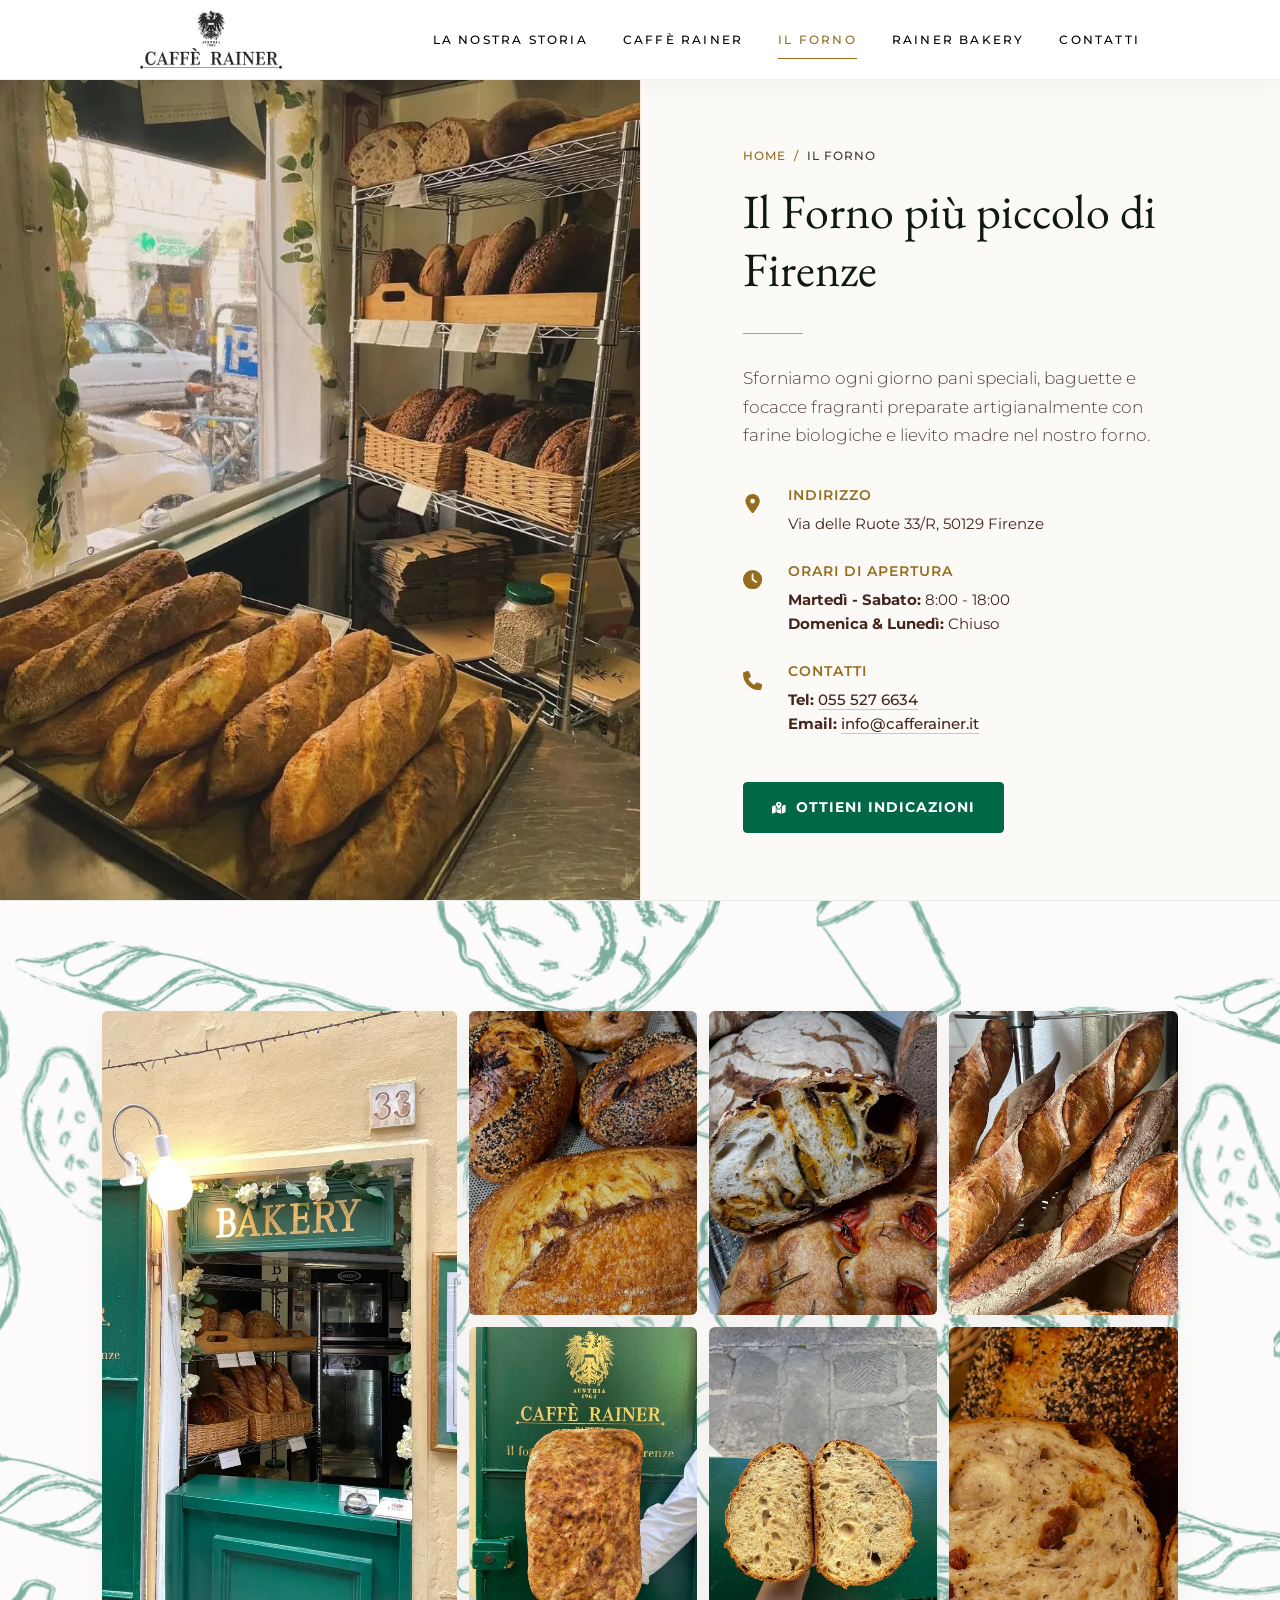
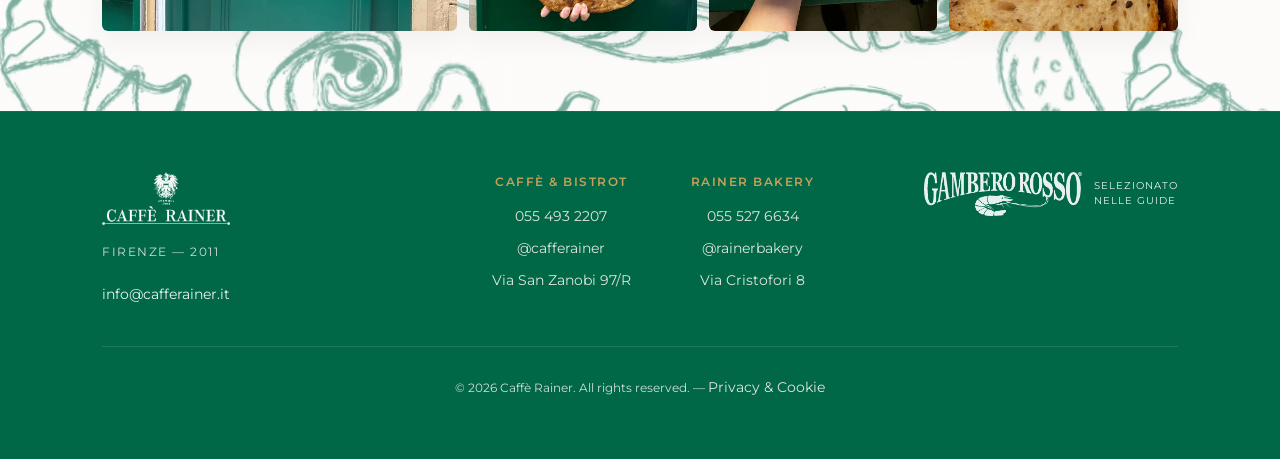
<file: forno.html>
<!DOCTYPE html>
<html lang="it">

<head>
    <meta charset="UTF-8">
    <meta name="viewport" content="width=device-width, initial-scale=1.0">
    <title>Il Forno più piccolo di Firenze | I Nostri Luoghi – Caffè Rainer</title>
    <meta name="description"
        content="Scopri il Forno più piccolo di Firenze adiacente al Caffè Rainer: pane a lievitazione naturale, dolci tradizionali e sfoglie fragranti.">
    <link rel="preconnect" href="https://fonts.googleapis.com">
    <link rel="preconnect" href="https://fonts.gstatic.com" crossorigin>
    <link href="https://fonts.googleapis.com/css2?family=EB+Garamond:wght@400;500&family=Montserrat:wght@300;400;500;600;700&display=swap"
        rel="stylesheet">
    <link rel="stylesheet" href="css/variables.css">
    <link rel="stylesheet" href="css/base.css">
    <link rel="stylesheet" href="css/header.css">
    <link rel="stylesheet" href="css/footer.css">
    <link rel="stylesheet" href="css/places.css">
    <meta name="theme-color" content="#006747">
    <link rel="canonical" href="https://www.pasticceriaaustriaca.it/forno.html">
    <link rel="icon" href="favicon.ico" sizes="any">
    <link rel="icon" type="image/png" sizes="32x32" href="favicon-32x32.png">
    <link rel="icon" type="image/png" sizes="16x16" href="favicon-16x16.png">
    <link rel="apple-touch-icon" href="apple-touch-icon.png">
    <meta property="og:type" content="website">
    <meta property="og:site_name" content="Caffè Rainer">
    <meta property="og:locale" content="it_IT">
    <meta property="og:title" content="Il Forno più piccolo di Firenze | I Nostri Luoghi – Caffè Rainer">
    <meta property="og:description" content="Scopri il Forno più piccolo di Firenze adiacente al Caffè Rainer: pane a lievitazione naturale, dolci tradizionali e sfoglie fragranti.">
    <meta property="og:url" content="https://www.pasticceriaaustriaca.it/forno.html">
    <meta property="og:image" content="https://www.pasticceriaaustriaca.it/img_pieghevole/financier.webp">
    <meta property="og:image:alt" content="Interni del Caffè Rainer a Firenze">
    <meta name="twitter:card" content="summary_large_image">
    <meta name="twitter:title" content="Il Forno più piccolo di Firenze | I Nostri Luoghi – Caffè Rainer">
    <meta name="twitter:description" content="Scopri il Forno più piccolo di Firenze adiacente al Caffè Rainer: pane a lievitazione naturale, dolci tradizionali e sfoglie fragranti.">
    <meta name="twitter:image" content="https://www.pasticceriaaustriaca.it/img_pieghevole/financier.webp">
</head>

<body class="places-page">
    <a class="skip-link" href="#main-content">Vai al contenuto</a>
    <header class="main-header">
        <div class="logo-container">
            <a href="index.html">
                <img src="img_pieghevole/logoRainer.webp" alt="Caffè Rainer Logo" class="gambero-logo" width="730" height="308">
            </a>
        </div>

        <nav class="header-nav header-nav-center">
            <a href="index.html#filosofia" class="nav-btn">La Nostra Storia</a>
            <a href="caffe-rainer.html" class="nav-btn">Caffè Rainer</a>
            <a href="forno.html" class="nav-btn active-nav">Il Forno</a>
            <a href="bakery.html" class="nav-btn">Rainer Bakery</a>
            <a href="contatti.html" class="nav-btn">Contatti</a>
        </nav>

        <button class="hamburger" id="hamburgerBtn" aria-label="Apri Menu" aria-controls="mobileMenu" aria-expanded="false">
            <span class="bar"></span>
            <span class="bar"></span>
            <span class="bar"></span>
        </button>
    </header>

    <div class="mobile-menu-overlay" id="mobileMenu" aria-hidden="true" inert>
        <nav class="mobile-nav" aria-label="Menu principale">
            <a href="index.html#filosofia" class="mobile-nav-btn">La Nostra Storia</a>
            <span class="mobile-nav-heading">I Nostri Luoghi</span>
            <a href="caffe-rainer.html" class="mobile-nav-sub-btn">Caffè Rainer</a>
            <a href="forno.html" class="mobile-nav-sub-btn active-nav">Il Forno</a>
            <a href="bakery.html" class="mobile-nav-sub-btn">Rainer Bakery</a>
            <a href="contatti.html" class="mobile-nav-btn">Contatti</a>
            <div class="mobile-socials">
                <a href="https://instagram.com/cafferainer" target="_blank" rel="noopener noreferrer" aria-label="Instagram" class="mobile-social-link"><svg class="svg-icon" aria-hidden="true" focusable="false" viewBox="0 0 448 512"><path d="M224.1 141c-63.6 0-114.9 51.3-114.9 114.9s51.3 114.9 114.9 114.9S339 319.5 339 255.9 287.7 141 224.1 141zm0 189.6c-41.1 0-74.7-33.5-74.7-74.7s33.5-74.7 74.7-74.7 74.7 33.5 74.7 74.7-33.6 74.7-74.7 74.7zm146.4-194.3c0 14.9-12 26.8-26.8 26.8-14.9 0-26.8-12-26.8-26.8s12-26.8 26.8-26.8 26.8 12 26.8 26.8zm76.1 27.2c-1.7-35.9-9.9-67.7-36.2-93.9-26.2-26.2-58-34.4-93.9-36.2-37-2.1-147.9-2.1-184.9 0-35.8 1.7-67.6 9.9-93.9 36.1s-34.4 58-36.2 93.9c-2.1 37-2.1 147.9 0 184.9 1.7 35.9 9.9 67.7 36.2 93.9s58 34.4 93.9 36.2c37 2.1 147.9 2.1 184.9 0 35.9-1.7 67.7-9.9 93.9-36.2 26.2-26.2 34.4-58 36.2-93.9 2.1-37 2.1-147.8 0-184.8zM398.8 388c-7.8 19.6-22.9 34.7-42.6 42.6-29.5 11.7-99.5 9-132.1 9s-102.7 2.6-132.1-9c-19.6-7.8-34.7-22.9-42.6-42.6-11.7-29.5-9-99.5-9-132.1s-2.6-102.7 9-132.1c7.8-19.6 22.9-34.7 42.6-42.6 29.5-11.7 99.5-9 132.1-9s102.7-2.6 132.1 9c19.6 7.8 34.7 22.9 42.6 42.6 11.7 29.5 9 99.5 9 132.1s2.7 102.7-9 132.1z"/></svg></a>
                <a href="https://www.facebook.com/cafferainer" target="_blank" rel="noopener noreferrer" aria-label="Facebook" class="mobile-social-link"><svg class="svg-icon" aria-hidden="true" focusable="false" viewBox="0 0 320 512"><path d="M279.14 288l14.22-92.66h-88.91v-60.13c0-25.35 12.42-50.06 52.24-50.06h40.42V6.26S260.43 0 225.36 0c-73.22 0-121.08 44.38-121.08 124.72v70.62H22.89V288h81.39v224h100.17V288z"/></svg></a>
            </div>
        </nav>
    </div>

    <main id="main-content">
        <section class="single-location-section">
            <div class="location-image-side">
                <img src="img_locali/interno_forno.webp" alt="Il Forno Interno" fetchpriority="high" decoding="async" width="900" height="1147">
            </div>
            <div class="location-info-side">
                <nav class="breadcrumb" aria-label="Percorso di navigazione">
                    <ol>
                        <li><a href="index.html">Home</a></li>
                        <li><span aria-current="page">Il Forno</span></li>
                    </ol>
                </nav>
                <h1 class="places-title">Il Forno più piccolo di Firenze</h1>
                <div class="gold-line"></div>

                <p class="location-intro-text">
                    Sforniamo ogni giorno pani speciali, baguette e focacce fragranti preparate artigianalmente con farine biologiche e lievito madre nel nostro forno.
                </p>

                <!-- Structured details like Breads Bakery -->
                <div class="location-info-details">
                    <!-- Indirizzo -->
                    <div class="info-row">
                        <div class="info-icon"><svg class="svg-icon" aria-hidden="true" focusable="false" viewBox="0 0 384 512"><path d="M215.7 499.2C267 435 384 279.4 384 192C384 86 298 0 192 0S0 86 0 192c0 87.4 117 243 168.3 307.2c12.3 15.3 35.1 15.3 47.4 0zM192 128a64 64 0 1 1 0 128 64 64 0 1 1 0-128z"/></svg></div>
                        <div class="info-content">
                            <h4>Indirizzo</h4>
                            <p>Via delle Ruote 33/R, 50129 Firenze</p>
                        </div>
                    </div>
                    <!-- Orari -->
                    <div class="info-row">
                        <div class="info-icon"><svg class="svg-icon" aria-hidden="true" focusable="false" viewBox="0 0 512 512"><path d="M256 0a256 256 0 1 1 0 512A256 256 0 1 1 256 0zM232 120V256c0 8 4 15.5 10.7 20l96 64c11 7.4 25.9 4.4 33.3-6.7s4.4-25.9-6.7-33.3L280 243.2V120c0-13.3-10.7-24-24-24s-24 10.7-24 24z"/></svg></div>
                        <div class="info-content">
                            <h4>Orari di Apertura</h4>
                            <p>
                                <strong>Martedì - Sabato:</strong> 8:00 - 18:00<br>
                                <strong>Domenica & Lunedì:</strong> Chiuso
                            </p>
                        </div>
                    </div>
                    <!-- Contatti -->
                    <div class="info-row">
                        <div class="info-icon"><svg class="svg-icon" aria-hidden="true" focusable="false" viewBox="0 0 512 512"><path d="M164.9 24.6c-7.7-18.6-28-28.5-47.4-23.2l-88 24C12.1 30.2 0 46 0 64C0 311.4 200.6 512 448 512c18 0 33.8-12.1 38.6-29.5l24-88c5.3-19.4-4.6-39.7-23.2-47.4l-96-40c-16.3-6.8-35.2-2.1-46.3 11.6L304.7 368C234.3 334.7 177.3 277.7 144 207.3L193.3 167c13.7-11.2 18.4-30 11.6-46.3l-40-96z"/></svg></div>
                        <div class="info-content">
                            <h4>Contatti</h4>
                            <p>
                                <strong>Tel:</strong> <a href="tel:+390555276634">055 527 6634</a><br>
                                <strong>Email:</strong> <a href="mailto:info@cafferainer.it">info@cafferainer.it</a>
                            </p>
                        </div>
                    </div>
                </div>

                <div class="location-actions-container">
                    <a href="https://www.google.com/maps/place/Il+forno+pi%C3%B9+piccolo+di+firenze/@43.7815887,11.2534155,17.61z/data=!4m15!1m8!3m7!1s0x132a541c19b42909:0x7c56b85f5941dc07!2sVia+delle+Ruote,+33+R,+50129+Firenze+FI!3b1!8m2!3d43.7811507!4d11.2568287!16s%2Fg%2F11k3gls5h0!3m5!1s0x132a55a44af98edb:0x119c27fb7094e4d3!8m2!3d43.7811507!4d11.2568287!16s%2Fg%2F11zb71cdk1?entry=ttu&g_ep=EgoyMDI2MDkxMy4wIKXMDSoASAFQAw%3D%3D" target="_blank" rel="noopener noreferrer" class="place-action-btn btn-primary">
                        <svg class="svg-icon" aria-hidden="true" focusable="false" viewBox="0 0 576 512"><path d="M408 120c0 54.6-73.1 151.9-105.2 192c-7.7 9.6-22 9.6-29.6 0C241.1 271.9 168 174.6 168 120C168 53.7 221.7 0 288 0s120 53.7 120 120zm8 80.4c3.5-6.9 6.7-13.8 9.6-20.6c.5-1.2 1-2.5 1.5-3.7l116-46.4C558.9 123.4 576 135 576 152V422.8c0 9.8-6 18.6-15.1 22.3L416 503V200.4zM137.6 138.3c2.4 14.1 7.2 28.3 12.8 41.5c2.9 6.8 6.1 13.7 9.6 20.6V451.8L32.9 502.7C17.1 509 0 497.4 0 480.4V209.6c0-9.8 6-18.6 15.1-22.3l122.6-49zM327.8 332c13.9-17.4 35.7-45.7 56.2-77V504.3L192 449.4V255c20.5 31.3 42.3 59.6 56.2 77c20.5 25.6 59.1 25.6 79.6 0zM288 152a40 40 0 1 0 0-80 40 40 0 1 0 0 80z"/></svg> Ottieni Indicazioni
                    </a>
                </div>
            </div>
        </section>

        <section class="categories-grid-section">
            <!-- Breads Bakery Collage Grid -->
            <div class="gallery-grid-container">
                <!-- Large card on the left (1/3 width) -->
                <div class="gallery-item gallery-featured-item">
                    <img src="img_forno/forno_fuori.webp" alt="Il Pane di Segale" loading="lazy" decoding="async" width="900" height="1200">
                </div>

                <!-- Subgrid on the right (2/3 width) -->
                <div class="gallery-subgrid">
                    <div class="gallery-item">
                        <img src="img_pieghevole/bread.webp" alt="Lievito Madre" loading="lazy" decoding="async" width="900" height="1135">
                    </div>
                    <div class="gallery-item">
                        <img src="img_pieghevole/bread1.webp" alt="La Focaccia Artigianale" loading="lazy" decoding="async" width="900" height="1219">
                    </div>
                    <div class="gallery-item">
                        <img src="img_forno/baguette_forno.webp" alt="La Baguette Tradizionale" loading="lazy" decoding="async" width="900" height="1200">
                    </div>
                    <div class="gallery-item">
                        <img src="img_forno/schiacciatozza.webp" alt="Sfogliati Dolci" loading="lazy" decoding="async" width="900" height="1200">
                    </div>
                    <div class="gallery-item">
                        <img src="img_forno/panozzo.webp" alt="I Nostri Croissant" loading="lazy" decoding="async" width="900" height="1200">
                    </div>
                    <div class="gallery-item">
                        <img src="img_pieghevole/bread2.webp" alt="Pane Speciale" loading="lazy" decoding="async" width="900" height="1213">
                    </div>
                </div>
            </div>
        </section>
    </main>

    <!-- FOOTER -->
    <footer class="minimal-footer">
        <div class="footer-content">
            <div class="footer-brand">
                <a href="index.html" class="footer-logo" aria-label="Caffè Rainer — Home">
                    <img src="img_pieghevole/logoRainer.webp" alt="Caffè Rainer" width="730" height="308">
                </a>
                <p class="footer-tagline">Firenze — 2011</p>
                <a href="mailto:info@cafferainer.it" class="footer-email">info@cafferainer.it</a>
            </div>
            
            <div class="footer-links-grid">
                <div class="footer-col">
                    <span class="footer-col-title">Caffè & Bistrot</span>
                    <a href="tel:+390554932207" class="footer-link">055 493 2207</a>
                    <a href="https://instagram.com/cafferainer" target="_blank" rel="noopener noreferrer" class="footer-link">@cafferainer</a>
                    <a href="caffe-rainer.html" class="footer-link">Via San Zanobi 97/R</a>
                </div>
                
                <div class="footer-col">
                    <span class="footer-col-title">Rainer Bakery</span>
                    <a href="tel:+390555276634" class="footer-link">055 527 6634</a>
                    <a href="https://instagram.com/rainerbakery" target="_blank" rel="noopener noreferrer" class="footer-link">@rainerbakery</a>
                    <a href="bakery.html" class="footer-link">Via Cristofori 8</a>
                </div>
            </div>

            <div class="footer-badge-col">
                <div class="gambero-rosso-badge">
                    <img src="img_pieghevole/gambero-rosso.webp" alt="Guida Gambero Rosso" loading="lazy" decoding="async" width="1182" height="329">
                    <span>Selezionato nelle Guide</span>
                </div>
            </div>
        </div>
        
        <div class="footer-bottom">
            <p>&copy; 2026 Caffè Rainer. All rights reserved. — <a href="privacy.html" class="footer-link">Privacy &amp; Cookie</a></p>
        </div>
    </footer>
    <button class="back-to-top" type="button" aria-label="Torna in cima alla pagina">
        <svg class="svg-icon" aria-hidden="true" focusable="false" viewBox="0 0 448 512"><path d="M201.4 137.4c12.5-12.5 32.8-12.5 45.3 0l160 160c12.5 12.5 12.5 32.8 0 45.3s-32.8 12.5-45.3 0L224 205.3 86.6 342.6c-12.5 12.5-32.8 12.5-45.3 0s-12.5-32.8 0-45.3l160-160z"/></svg>
    </button>
    <script src="javascript/script.js" defer></script>
</body>
</html>
</file>
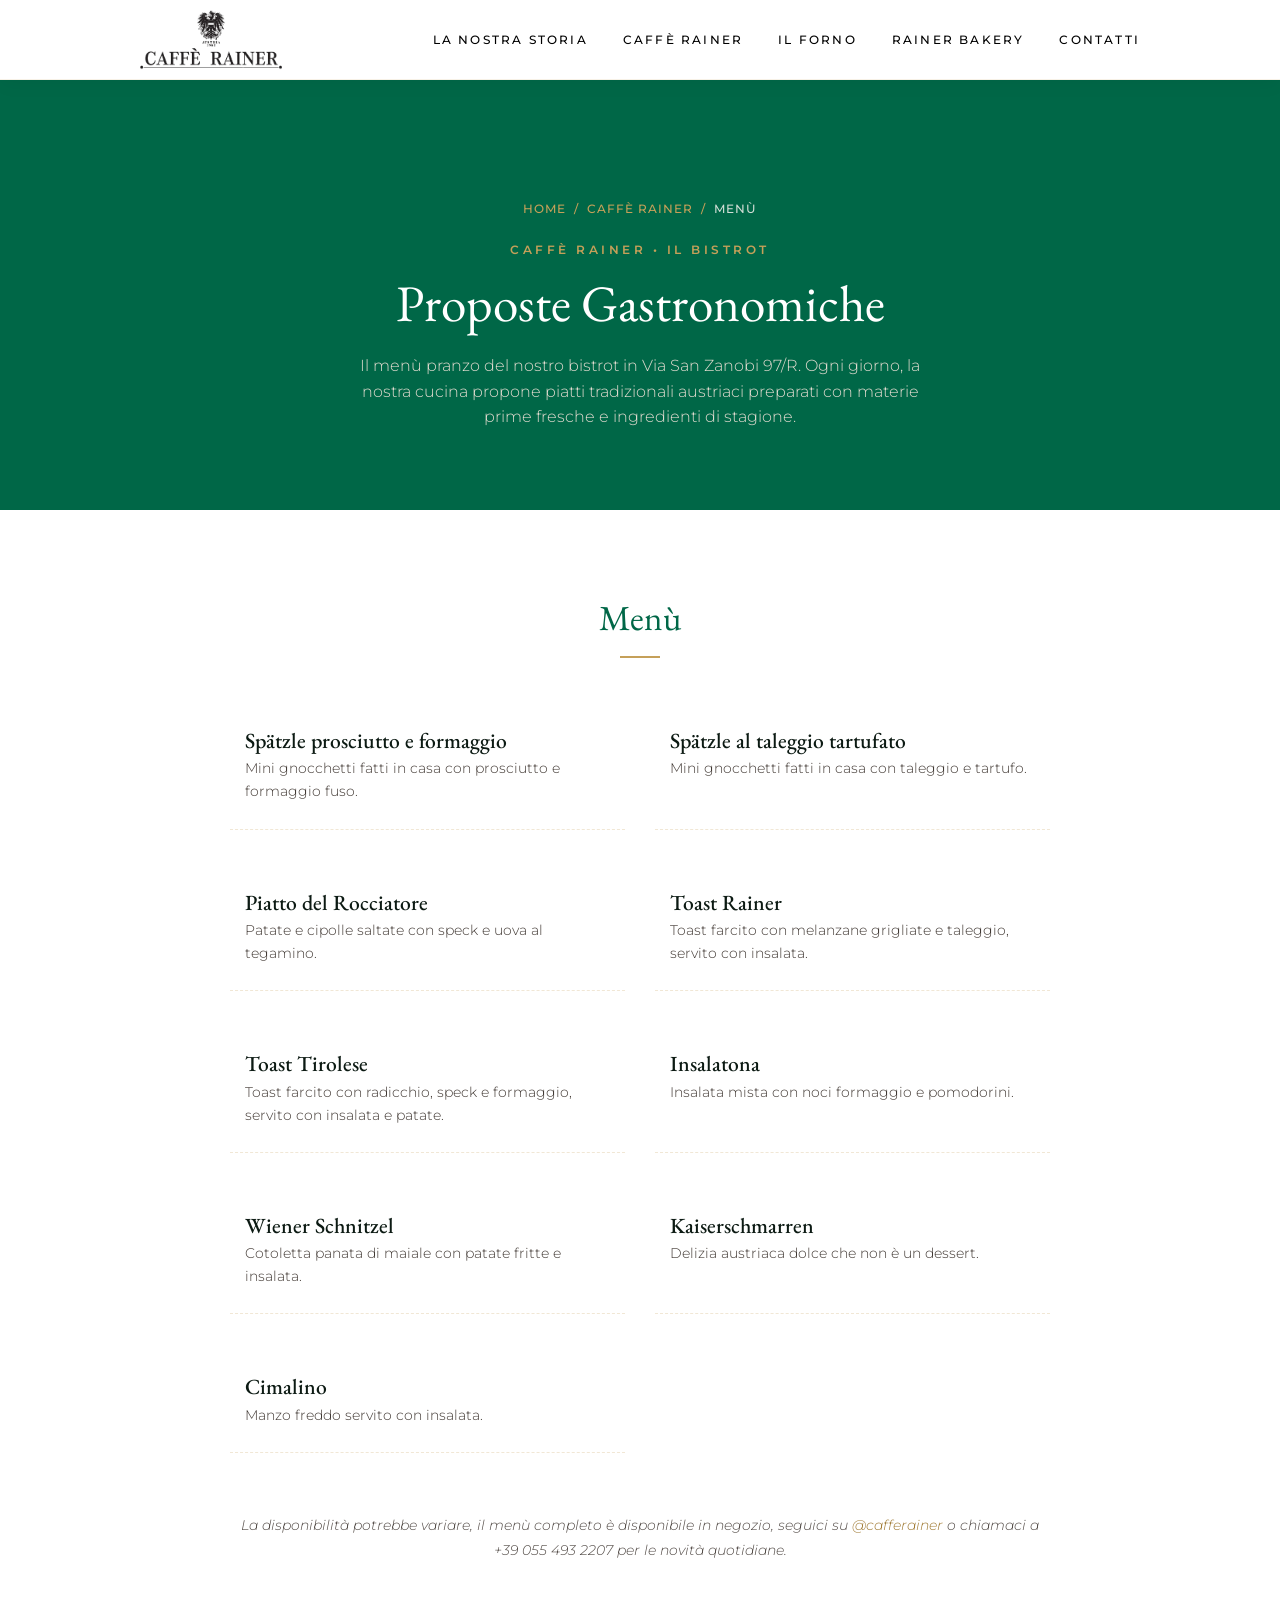
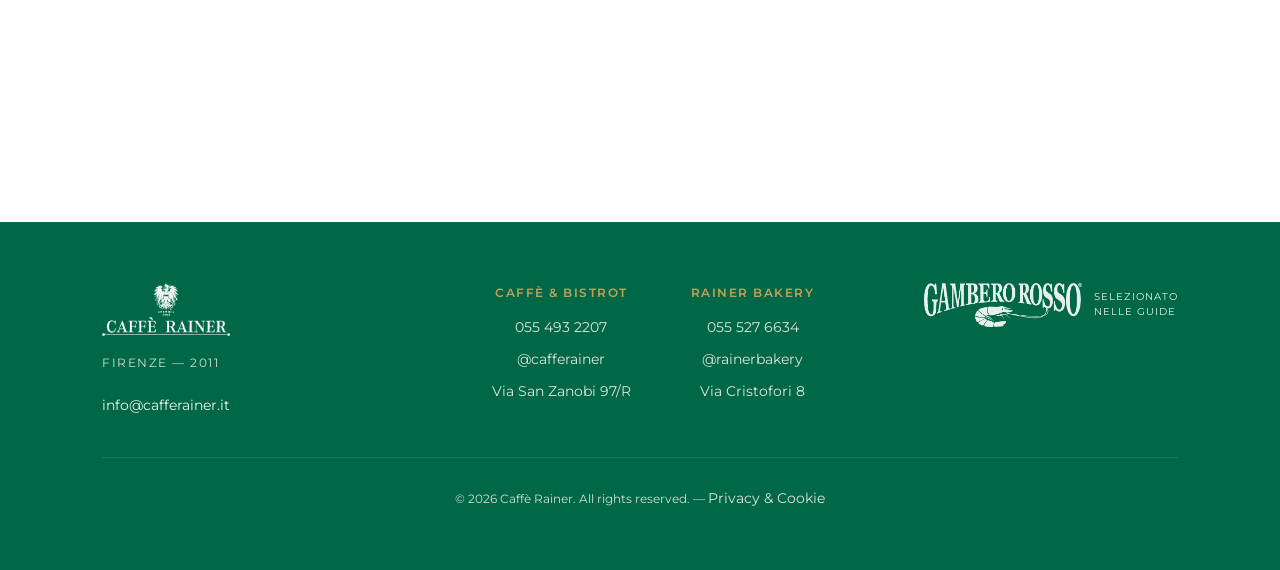
<file: menu.html>
<!DOCTYPE html>
<html lang="it">

<head>
    <meta charset="UTF-8">
    <meta name="viewport" content="width=device-width, initial-scale=1.0">
    <title>Il Nostro Menù | Caffè Rainer – Firenze</title>
    <link rel="preconnect" href="https://fonts.googleapis.com">
    <link rel="preconnect" href="https://fonts.gstatic.com" crossorigin>
    <link href="https://fonts.googleapis.com/css2?family=EB+Garamond:wght@400;500&family=Montserrat:wght@300;400;500;600;700&display=swap"
        rel="stylesheet">
    <link rel="stylesheet" href="css/variables.css">
    <link rel="stylesheet" href="css/base.css">
    <link rel="stylesheet" href="css/header.css">
    <link rel="stylesheet" href="css/footer.css">
    <link rel="stylesheet" href="css/menu.css">
    <meta name="description" content="Il menù del pranzo del bistrot Caffè Rainer a Firenze: piatti tradizionali austriaci e specialità preparate ogni giorno con ingredienti freschi di stagione.">
    <meta name="theme-color" content="#006747">
    <link rel="canonical" href="https://www.pasticceriaaustriaca.it/menu.html">
    <link rel="icon" href="favicon.ico" sizes="any">
    <link rel="icon" type="image/png" sizes="32x32" href="favicon-32x32.png">
    <link rel="icon" type="image/png" sizes="16x16" href="favicon-16x16.png">
    <link rel="apple-touch-icon" href="apple-touch-icon.png">
    <meta property="og:type" content="website">
    <meta property="og:site_name" content="Caffè Rainer">
    <meta property="og:locale" content="it_IT">
    <meta property="og:title" content="Il Nostro Menù | Caffè Rainer – Firenze">
    <meta property="og:description" content="Il menù del pranzo del bistrot Caffè Rainer a Firenze: piatti tradizionali austriaci e specialità preparate ogni giorno con ingredienti freschi di stagione.">
    <meta property="og:url" content="https://www.pasticceriaaustriaca.it/menu.html">
    <meta property="og:image" content="https://www.pasticceriaaustriaca.it/img_pieghevole/financier.webp">
    <meta property="og:image:alt" content="Interni del Caffè Rainer a Firenze">
    <meta name="twitter:card" content="summary_large_image">
    <meta name="twitter:title" content="Il Nostro Menù | Caffè Rainer – Firenze">
    <meta name="twitter:description" content="Il menù del pranzo del bistrot Caffè Rainer a Firenze: piatti tradizionali austriaci e specialità preparate ogni giorno con ingredienti freschi di stagione.">
    <meta name="twitter:image" content="https://www.pasticceriaaustriaca.it/img_pieghevole/financier.webp">
</head>

<body class="menu-page">
    <a class="skip-link" href="#main-content">Vai al contenuto</a>
    <header class="main-header">
        <div class="logo-container">
            <a href="index.html">
                <img src="img_pieghevole/logoRainer.webp" alt="Caffè Rainer Logo" class="gambero-logo" width="730" height="308">
            </a>
        </div>

        <nav class="header-nav header-nav-center">
            <a href="index.html#filosofia" class="nav-btn">La Nostra Storia</a>
            <a href="caffe-rainer.html" class="nav-btn">Caffè Rainer</a>
            <a href="forno.html" class="nav-btn">Il Forno</a>
            <a href="bakery.html" class="nav-btn">Rainer Bakery</a>
            <a href="contatti.html" class="nav-btn">Contatti</a>
        </nav>

        <button class="hamburger" id="hamburgerBtn" aria-label="Apri Menu" aria-controls="mobileMenu" aria-expanded="false">
            <span class="bar"></span>
            <span class="bar"></span>
            <span class="bar"></span>
        </button>
    </header>

    <div class="mobile-menu-overlay" id="mobileMenu" aria-hidden="true" inert>
        <nav class="mobile-nav" aria-label="Menu principale">
            <a href="index.html#filosofia" class="mobile-nav-btn">La Nostra Storia</a>
            <span class="mobile-nav-heading">I Nostri Luoghi</span>
            <a href="caffe-rainer.html" class="mobile-nav-sub-btn">Caffè Rainer</a>
            <a href="forno.html" class="mobile-nav-sub-btn">Il Forno</a>
            <a href="bakery.html" class="mobile-nav-sub-btn">Rainer Bakery</a>
            <a href="contatti.html" class="mobile-nav-btn">Contatti</a>
            <div class="mobile-socials">
                <a href="https://instagram.com/cafferainer" target="_blank" rel="noopener noreferrer" aria-label="Instagram" class="mobile-social-link"><svg class="svg-icon" aria-hidden="true" focusable="false" viewBox="0 0 448 512"><path d="M224.1 141c-63.6 0-114.9 51.3-114.9 114.9s51.3 114.9 114.9 114.9S339 319.5 339 255.9 287.7 141 224.1 141zm0 189.6c-41.1 0-74.7-33.5-74.7-74.7s33.5-74.7 74.7-74.7 74.7 33.5 74.7 74.7-33.6 74.7-74.7 74.7zm146.4-194.3c0 14.9-12 26.8-26.8 26.8-14.9 0-26.8-12-26.8-26.8s12-26.8 26.8-26.8 26.8 12 26.8 26.8zm76.1 27.2c-1.7-35.9-9.9-67.7-36.2-93.9-26.2-26.2-58-34.4-93.9-36.2-37-2.1-147.9-2.1-184.9 0-35.8 1.7-67.6 9.9-93.9 36.1s-34.4 58-36.2 93.9c-2.1 37-2.1 147.9 0 184.9 1.7 35.9 9.9 67.7 36.2 93.9s58 34.4 93.9 36.2c37 2.1 147.9 2.1 184.9 0 35.9-1.7 67.7-9.9 93.9-36.2 26.2-26.2 34.4-58 36.2-93.9 2.1-37 2.1-147.8 0-184.8zM398.8 388c-7.8 19.6-22.9 34.7-42.6 42.6-29.5 11.7-99.5 9-132.1 9s-102.7 2.6-132.1-9c-19.6-7.8-34.7-22.9-42.6-42.6-11.7-29.5-9-99.5-9-132.1s-2.6-102.7 9-132.1c7.8-19.6 22.9-34.7 42.6-42.6 29.5-11.7 99.5-9 132.1-9s102.7-2.6 132.1 9c19.6 7.8 34.7 22.9 42.6 42.6 11.7 29.5 9 99.5 9 132.1s2.7 102.7-9 132.1z"/></svg></a>
                <a href="https://www.facebook.com/cafferainer" target="_blank" rel="noopener noreferrer" aria-label="Facebook" class="mobile-social-link"><svg class="svg-icon" aria-hidden="true" focusable="false" viewBox="0 0 320 512"><path d="M279.14 288l14.22-92.66h-88.91v-60.13c0-25.35 12.42-50.06 52.24-50.06h40.42V6.26S260.43 0 225.36 0c-73.22 0-121.08 44.38-121.08 124.72v70.62H22.89V288h81.39v224h100.17V288z"/></svg></a>
            </div>
        </nav>
    </div>
<main id="main-content" class="menu-main">
    <section class="menu-hero">
        <nav class="breadcrumb on-dark" aria-label="Percorso di navigazione">
            <ol>
                <li><a href="index.html">Home</a></li>
                <li><a href="caffe-rainer.html">Caffè Rainer</a></li>
                <li><span aria-current="page">Menù</span></li>
            </ol>
        </nav>
        <span class="gold-subtitle">CAFFÈ RAINER • IL BISTROT</span>
        <h1 class="menu-title">Proposte Gastronomiche</h1>
        <p class="menu-subtitle">
            Il menù pranzo del nostro bistrot in Via San Zanobi 97/R.
            Ogni giorno, la nostra cucina propone piatti tradizionali austriaci preparati con materie prime fresche e ingredienti di stagione.
        </p>
    </section>

    <section class="menu-container">
        <!-- Categoria Unica: Pranzo -->
        <div class="menu-category">
            <h2 class="category-title">Menù</h2>
            <div class="category-line"></div>
            
            <div class="menu-items-grid">
                <!-- Esempio di piatti ricorrenti -->
                <div class="menu-item">
                    <div class="item-header">
                        <span class="item-name">Spätzle prosciutto e formaggio</span>
                    </div>
                    <p class="item-description">Mini gnocchetti fatti in casa con prosciutto e formaggio fuso.</p>
                </div>
                <div class="menu-item">
                    <div class="item-header">
                        <span class="item-name">Spätzle al taleggio tartufato</span>
                    </div>
                    <p class="item-description">Mini gnocchetti fatti in casa con taleggio e tartufo.</p>
                </div>
                <div class="menu-item">
                    <div class="item-header">
                        <span class="item-name">Piatto del Rocciatore</span>
                    </div>
                    <p class="item-description">Patate e cipolle saltate con speck e uova al tegamino. </p>
                </div>
                <div class="menu-item">
                    <div class="item-header">
                        <span class="item-name">Toast Rainer</span>
                    </div>
                    <p class="item-description">Toast farcito con melanzane grigliate e taleggio, servito con insalata.</p>
                </div>
                <div class="menu-item">
                    <div class="item-header">
                        <span class="item-name">Toast Tirolese</span>
                    </div>
                    <p class="item-description">Toast farcito con radicchio, speck e formaggio, servito con insalata e patate.</p>
                </div>
                <div class="menu-item">
                    <div class="item-header">
                        <span class="item-name">Insalatona</span>
                    </div>
                    <p class="item-description">Insalata mista con noci formaggio e pomodorini.</p>
                </div>
                <div class="menu-item">
                    <div class="item-header">
                        <span class="item-name">Wiener Schnitzel</span>
                    </div>
                    <p class="item-description">Cotoletta panata di maiale con patate fritte e insalata.</p>
                </div>
                <div class="menu-item">
                    <div class="item-header">
                        <span class="item-name">Kaiserschmarren</span>
                    </div>
                    <p class="item-description">Delizia austriaca dolce che non è un dessert.</p>
                </div>
                <div class="menu-item">
                    <div class="item-header">
                        <span class="item-name">Cimalino</span>
                    </div>
                    <p class="item-description">Manzo freddo servito con insalata.</p>
                </div>
            </div>
            
            <!-- Nota finale -->
            <div class="lunch-note">
                <p>La disponibilità potrebbe variare, il menù completo è disponibile in negozio, seguici su <a href="https://instagram.com/cafferainer">@cafferainer</a> o chiamaci a +39 055 493 2207 per le novità quotidiane.</p>
            </div>
        </div>
    </section>
</main>

    <footer class="minimal-footer">
        <div class="footer-content">
            <div class="footer-brand">
                <a href="index.html" class="footer-logo" aria-label="Caffè Rainer — Home">
                    <img src="img_pieghevole/logoRainer.webp" alt="Caffè Rainer" width="730" height="308">
                </a>
                <p class="footer-tagline">Firenze — 2011</p>
                <a href="mailto:info@cafferainer.it" class="footer-email">info@cafferainer.it</a>
            </div>
            
            <div class="footer-links-grid">
                <div class="footer-col">
                    <span class="footer-col-title">Caffè & Bistrot</span>
                    <a href="tel:+390554932207" class="footer-link">055 493 2207</a>
                    <a href="https://instagram.com/cafferainer" target="_blank" rel="noopener noreferrer" class="footer-link">@cafferainer</a>
                    <a href="caffe-rainer.html" class="footer-link">Via San Zanobi 97/R</a>
                </div>
                
                <div class="footer-col">
                    <span class="footer-col-title">Rainer Bakery</span>
                    <a href="tel:+390555276634" class="footer-link">055 527 6634</a>
                    <a href="https://instagram.com/rainerbakery" target="_blank" rel="noopener noreferrer" class="footer-link">@rainerbakery</a>
                    <a href="bakery.html" class="footer-link">Via Cristofori 8</a>
                </div>
            </div>

            <div class="footer-badge-col">
                <div class="gambero-rosso-badge">
                    <img src="img_pieghevole/gambero-rosso.webp" alt="Guida Gambero Rosso" loading="lazy" decoding="async" width="1182" height="329">
                    <span>Selezionato nelle Guide</span>
                </div>
            </div>
        </div>
        
        <div class="footer-bottom">
            <p>&copy; 2026 Caffè Rainer. All rights reserved. — <a href="privacy.html" class="footer-link">Privacy &amp; Cookie</a></p>
        </div>
    </footer>
    <button class="back-to-top" type="button" aria-label="Torna in cima alla pagina">
        <svg class="svg-icon" aria-hidden="true" focusable="false" viewBox="0 0 448 512"><path d="M201.4 137.4c12.5-12.5 32.8-12.5 45.3 0l160 160c12.5 12.5 12.5 32.8 0 45.3s-32.8 12.5-45.3 0L224 205.3 86.6 342.6c-12.5 12.5-32.8 12.5-45.3 0s-12.5-32.8 0-45.3l160-160z"/></svg>
    </button>
    <script src="javascript/script.js" defer></script>
</body>

</html>
</file>
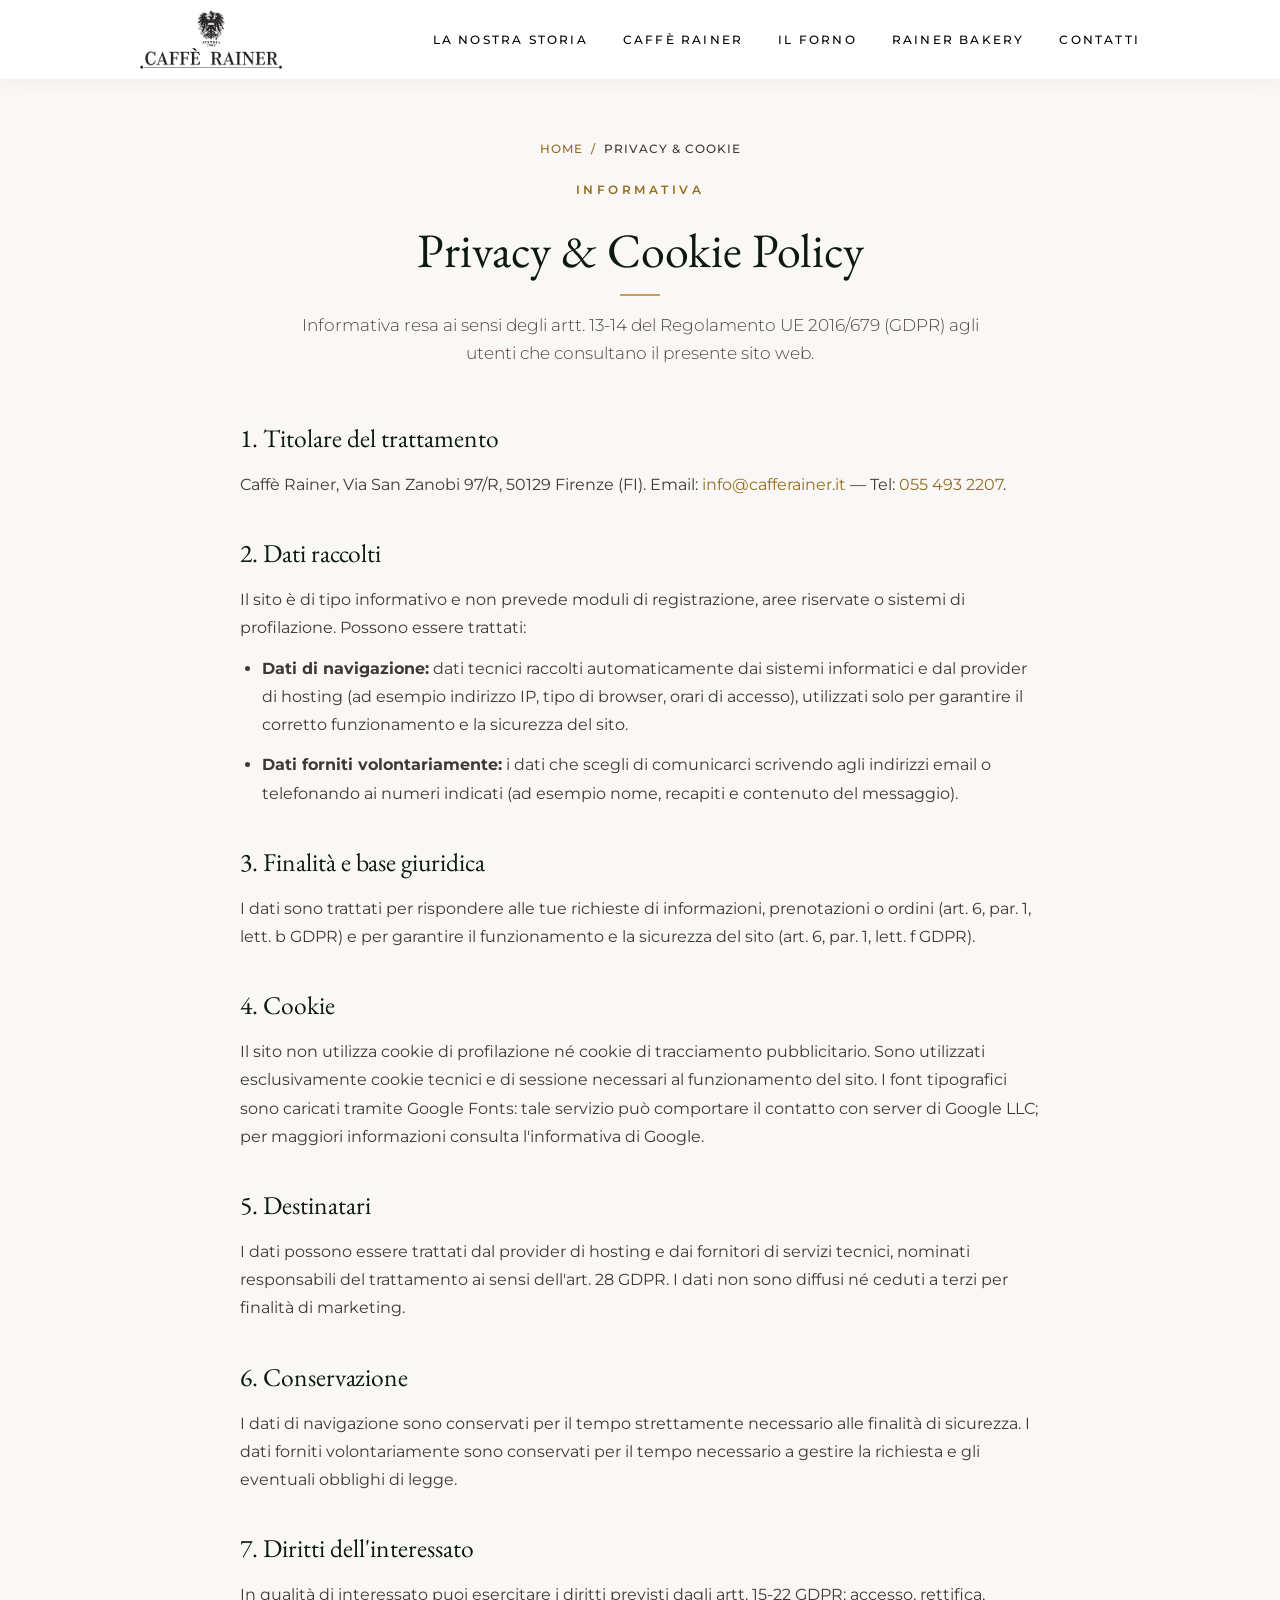
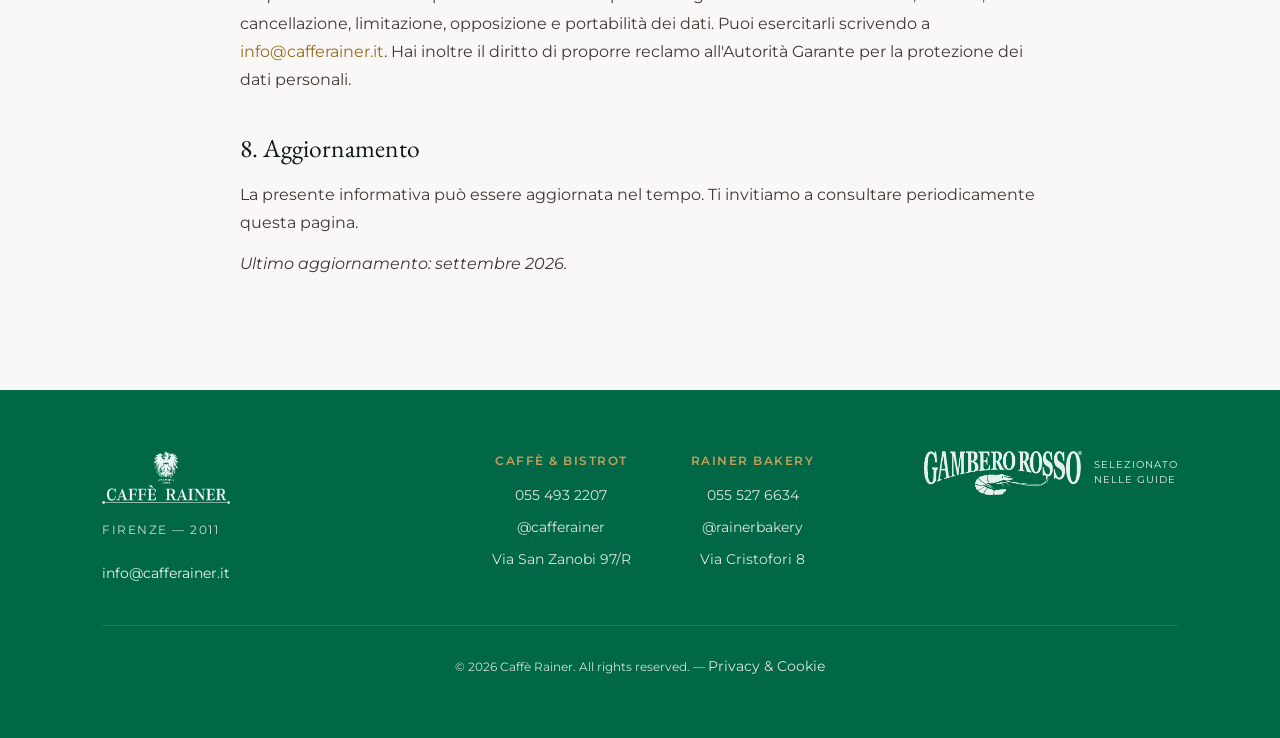
<file: privacy.html>
<!DOCTYPE html>
<html lang="it">

<head>
    <meta charset="UTF-8">
    <meta name="viewport" content="width=device-width, initial-scale=1.0">
    <title>Privacy &amp; Cookie Policy | Caffè Rainer – Firenze</title>
    <meta name="description" content="Informativa sul trattamento dei dati personali e sull'uso dei cookie del sito di Caffè Rainer a Firenze.">
    <meta name="robots" content="noindex, follow">
    <link rel="preconnect" href="https://fonts.googleapis.com">
    <link rel="preconnect" href="https://fonts.gstatic.com" crossorigin>
    <link href="https://fonts.googleapis.com/css2?family=EB+Garamond:wght@400;500&family=Montserrat:wght@300;400;500;600;700&display=swap"
        rel="stylesheet">
    <link rel="stylesheet" href="css/variables.css">
    <link rel="stylesheet" href="css/base.css">
    <link rel="stylesheet" href="css/header.css">
    <link rel="stylesheet" href="css/footer.css">
    <link rel="stylesheet" href="css/places.css">
    <meta name="theme-color" content="#006747">
    <link rel="icon" href="favicon.ico" sizes="any">
    <link rel="icon" type="image/png" sizes="32x32" href="favicon-32x32.png">
    <link rel="icon" type="image/png" sizes="16x16" href="favicon-16x16.png">
    <link rel="apple-touch-icon" href="apple-touch-icon.png">
</head>

<body class="places-page">
    <a class="skip-link" href="#main-content">Vai al contenuto</a>

    <header class="main-header">
        <div class="logo-container">
            <a href="index.html">
                <img src="img_pieghevole/logoRainer.webp" alt="Caffè Rainer Logo" class="gambero-logo" width="730" height="308">
            </a>
        </div>

        <nav class="header-nav header-nav-center">
            <a href="index.html#filosofia" class="nav-btn">La Nostra Storia</a>
            <a href="caffe-rainer.html" class="nav-btn">Caffè Rainer</a>
            <a href="forno.html" class="nav-btn">Il Forno</a>
            <a href="bakery.html" class="nav-btn">Rainer Bakery</a>
            <a href="contatti.html" class="nav-btn">Contatti</a>
        </nav>

        <button class="hamburger" id="hamburgerBtn" aria-label="Apri Menu" aria-controls="mobileMenu" aria-expanded="false">
            <span class="bar"></span>
            <span class="bar"></span>
            <span class="bar"></span>
        </button>
    </header>

    <div class="mobile-menu-overlay" id="mobileMenu" aria-hidden="true" inert>
        <nav class="mobile-nav" aria-label="Menu principale">
            <a href="index.html#filosofia" class="mobile-nav-btn">La Nostra Storia</a>
            <span class="mobile-nav-heading">I Nostri Luoghi</span>
            <a href="caffe-rainer.html" class="mobile-nav-sub-btn">Caffè Rainer</a>
            <a href="forno.html" class="mobile-nav-sub-btn">Il Forno</a>
            <a href="bakery.html" class="mobile-nav-sub-btn">Rainer Bakery</a>
            <a href="contatti.html" class="mobile-nav-btn">Contatti</a>
            <div class="mobile-socials">
                <a href="https://instagram.com/cafferainer" target="_blank" rel="noopener noreferrer" aria-label="Instagram" class="mobile-social-link"><svg class="svg-icon" aria-hidden="true" focusable="false" viewBox="0 0 448 512"><path d="M224.1 141c-63.6 0-114.9 51.3-114.9 114.9s51.3 114.9 114.9 114.9S339 319.5 339 255.9 287.7 141 224.1 141zm0 189.6c-41.1 0-74.7-33.5-74.7-74.7s33.5-74.7 74.7-74.7 74.7 33.5 74.7 74.7-33.6 74.7-74.7 74.7zm146.4-194.3c0 14.9-12 26.8-26.8 26.8-14.9 0-26.8-12-26.8-26.8s12-26.8 26.8-26.8 26.8 12 26.8 26.8zm76.1 27.2c-1.7-35.9-9.9-67.7-36.2-93.9-26.2-26.2-58-34.4-93.9-36.2-37-2.1-147.9-2.1-184.9 0-35.8 1.7-67.6 9.9-93.9 36.1s-34.4 58-36.2 93.9c-2.1 37-2.1 147.9 0 184.9 1.7 35.9 9.9 67.7 36.2 93.9s58 34.4 93.9 36.2c37 2.1 147.9 2.1 184.9 0 35.9-1.7 67.7-9.9 93.9-36.2 26.2-26.2 34.4-58 36.2-93.9 2.1-37 2.1-147.8 0-184.8zM398.8 388c-7.8 19.6-22.9 34.7-42.6 42.6-29.5 11.7-99.5 9-132.1 9s-102.7 2.6-132.1-9c-19.6-7.8-34.7-22.9-42.6-42.6-11.7-29.5-9-99.5-9-132.1s-2.6-102.7 9-132.1c7.8-19.6 22.9-34.7 42.6-42.6 29.5-11.7 99.5-9 132.1-9s102.7-2.6 132.1 9c19.6 7.8 34.7 22.9 42.6 42.6 11.7 29.5 9 99.5 9 132.1s2.7 102.7-9 132.1z"/></svg></a>
                <a href="https://www.facebook.com/cafferainer" target="_blank" rel="noopener noreferrer" aria-label="Facebook" class="mobile-social-link"><svg class="svg-icon" aria-hidden="true" focusable="false" viewBox="0 0 320 512"><path d="M279.14 288l14.22-92.66h-88.91v-60.13c0-25.35 12.42-50.06 52.24-50.06h40.42V6.26S260.43 0 225.36 0c-73.22 0-121.08 44.38-121.08 124.72v70.62H22.89V288h81.39v224h100.17V288z"/></svg></a>
            </div>
        </nav>
    </div>

    <main id="main-content" class="places-main">
        <div class="places-header">
            <nav class="breadcrumb" aria-label="Percorso di navigazione">
                <ol>
                    <li><a href="index.html">Home</a></li>
                    <li><span aria-current="page">Privacy &amp; Cookie</span></li>
                </ol>
            </nav>
            <span class="gold-subtitle">INFORMATIVA</span>
            <h1 class="places-title">Privacy &amp; Cookie Policy</h1>
            <div class="gold-line center"></div>
            <p class="places-intro">Informativa resa ai sensi degli artt. 13-14 del Regolamento UE 2016/679 (GDPR) agli utenti che consultano il presente sito web.</p>
        </div>

        <div class="legal-content">
            <h2>1. Titolare del trattamento</h2>
            <p>Caffè Rainer, Via San Zanobi 97/R, 50129 Firenze (FI). Email: <a href="mailto:info@cafferainer.it">info@cafferainer.it</a> — Tel: <a href="tel:+390554932207">055 493 2207</a>.</p>

            <h2>2. Dati raccolti</h2>
            <p>Il sito è di tipo informativo e non prevede moduli di registrazione, aree riservate o sistemi di profilazione. Possono essere trattati:</p>
            <ul>
                <li><strong>Dati di navigazione:</strong> dati tecnici raccolti automaticamente dai sistemi informatici e dal provider di hosting (ad esempio indirizzo IP, tipo di browser, orari di accesso), utilizzati solo per garantire il corretto funzionamento e la sicurezza del sito.</li>
                <li><strong>Dati forniti volontariamente:</strong> i dati che scegli di comunicarci scrivendo agli indirizzi email o telefonando ai numeri indicati (ad esempio nome, recapiti e contenuto del messaggio).</li>
            </ul>

            <h2>3. Finalità e base giuridica</h2>
            <p>I dati sono trattati per rispondere alle tue richieste di informazioni, prenotazioni o ordini (art. 6, par. 1, lett. b GDPR) e per garantire il funzionamento e la sicurezza del sito (art. 6, par. 1, lett. f GDPR).</p>

            <h2>4. Cookie</h2>
            <p>Il sito non utilizza cookie di profilazione né cookie di tracciamento pubblicitario. Sono utilizzati esclusivamente cookie tecnici e di sessione necessari al funzionamento del sito. I font tipografici sono caricati tramite Google Fonts: tale servizio può comportare il contatto con server di Google LLC; per maggiori informazioni consulta l'informativa di Google.</p>

            <h2>5. Destinatari</h2>
            <p>I dati possono essere trattati dal provider di hosting e dai fornitori di servizi tecnici, nominati responsabili del trattamento ai sensi dell'art. 28 GDPR. I dati non sono diffusi né ceduti a terzi per finalità di marketing.</p>

            <h2>6. Conservazione</h2>
            <p>I dati di navigazione sono conservati per il tempo strettamente necessario alle finalità di sicurezza. I dati forniti volontariamente sono conservati per il tempo necessario a gestire la richiesta e gli eventuali obblighi di legge.</p>

            <h2>7. Diritti dell'interessato</h2>
            <p>In qualità di interessato puoi esercitare i diritti previsti dagli artt. 15-22 GDPR: accesso, rettifica, cancellazione, limitazione, opposizione e portabilità dei dati. Puoi esercitarli scrivendo a <a href="mailto:info@cafferainer.it">info@cafferainer.it</a>. Hai inoltre il diritto di proporre reclamo all'Autorità Garante per la protezione dei dati personali.</p>

            <h2>8. Aggiornamento</h2>
            <p>La presente informativa può essere aggiornata nel tempo. Ti invitiamo a consultare periodicamente questa pagina.</p>

            <p><em>Ultimo aggiornamento: settembre 2026.</em></p>
        </div>
    </main>

    <footer class="minimal-footer">
        <div class="footer-content">
            <div class="footer-brand">
                <a href="index.html" class="footer-logo" aria-label="Caffè Rainer — Home">
                    <img src="img_pieghevole/logoRainer.webp" alt="Caffè Rainer" width="730" height="308">
                </a>
                <p class="footer-tagline">Firenze — 2011</p>
                <a href="mailto:info@cafferainer.it" class="footer-email">info@cafferainer.it</a>
            </div>

            <div class="footer-links-grid">
                <div class="footer-col">
                    <span class="footer-col-title">Caffè & Bistrot</span>
                    <a href="tel:+390554932207" class="footer-link">055 493 2207</a>
                    <a href="https://instagram.com/cafferainer" target="_blank" rel="noopener noreferrer" class="footer-link">@cafferainer</a>
                    <a href="caffe-rainer.html" class="footer-link">Via San Zanobi 97/R</a>
                </div>

                <div class="footer-col">
                    <span class="footer-col-title">Rainer Bakery</span>
                    <a href="tel:+390555276634" class="footer-link">055 527 6634</a>
                    <a href="https://instagram.com/rainerbakery" target="_blank" rel="noopener noreferrer" class="footer-link">@rainerbakery</a>
                    <a href="bakery.html" class="footer-link">Via Cristofori 8</a>
                </div>
            </div>

            <div class="footer-badge-col">
                <div class="gambero-rosso-badge">
                    <img src="img_pieghevole/gambero-rosso.webp" alt="Guida Gambero Rosso" loading="lazy" decoding="async" width="1182" height="329">
                    <span>Selezionato nelle Guide</span>
                </div>
            </div>
        </div>

        <div class="footer-bottom">
            <p>&copy; 2026 Caffè Rainer. All rights reserved. — <a href="privacy.html" class="footer-link">Privacy &amp; Cookie</a></p>
        </div>
    </footer>

    <button class="back-to-top" type="button" aria-label="Torna in cima alla pagina">
        <svg class="svg-icon" aria-hidden="true" focusable="false" viewBox="0 0 448 512"><path d="M201.4 137.4c12.5-12.5 32.8-12.5 45.3 0l160 160c12.5 12.5 12.5 32.8 0 45.3s-32.8 12.5-45.3 0L224 205.3 86.6 342.6c-12.5 12.5-32.8 12.5-45.3 0s-12.5-32.8 0-45.3l160-160z"/></svg>
    </button>
    <script src="javascript/script.js" defer></script>
</body>

</html>
</file>
<file: css/variables.css>
:root {
    --white: #ffffff;
    --bg-light: #ffffff;
    --bg-cream: #f9f8f6;
    --bg-cream-light: #fcfaf7;
    --bg-dark: #006747; /* Original brand green */
    --bg-dark-hover: #004d34;
    --bg-dark-accent: #000000;
    --text-dark: #222222;
    --text-strong: #1a1a1a;
    --text-heading: #0c1a13;
    --text-body: #403833;
    --text-brown: #55413c;
    --text-brown-strong: #2b1711;
    --text-coffee: #45251c;
    --text-hero-light: #ffffff;
    --text-hero-muted: #e2dcd0;
    --text-light: #f5f2eb;
    --text-warm: #f7f3ed;
    --text-muted: #d2dfd7; /* High contrast muted text on dark brand green */
    --text-muted-soft: #d1ded6;
    --gold: #c5a059; /* Brushed premium gold */
    --gold-dark: #966c1e; /* High contrast gold for light backgrounds (WCAG AA) */
    --gold-darker: #6b4d12;
    --card-border: var(--bg-dark);
    --font-serif: 'EB Garamond', serif;
    --font-sans: 'Montserrat', sans-serif;
    --transition-smooth: all 0.4s cubic-bezier(0.16, 1, 0.3, 1);
    --shadow-soft: 0 10px 30px rgba(0, 0, 0, 0.05);
    --shadow-premium: 0 20px 40px rgba(0, 0, 0, 0.25);
}
</file>
<file: css/base.css>
* {
    margin: 0;
    padding: 0;
    box-sizing: border-box;
}

html {
    scroll-behavior: smooth;
    scroll-padding-top: 100px;
}

body {
    background-color: var(--bg-light);
    color: var(--text-dark);
    font-family: var(--font-sans);
    line-height: 1.6;
    overflow-x: hidden;
}

body.no-scroll {
    overflow: hidden;
}

h1,
h2,
h3,
h4,
.serif {
    font-family: var(--font-serif);
    font-weight: 400;
    color: var(--text-heading);
}

em {
    font-style: italic;
}

/* Global Gold Subtitle Utility */
.gold-subtitle {
    display: inline-block;
    font-family: var(--font-sans);
    font-size: 0.72rem;
    font-weight: 600;
    color: var(--gold-dark);
    text-transform: uppercase;
    letter-spacing: 3.5px;
    margin-bottom: 12px;
}

/* Gold Subtitle on dark backgrounds */
.hero-section .gold-subtitle,
.handmade-section .gold-subtitle,
.philosophy-section .gold-subtitle,
.menu-hero .gold-subtitle,
.minimal-footer .gold-subtitle,
.mobile-menu-overlay .gold-subtitle {
    color: var(--gold);
}

/* Global Gold Line Divider Utility */
.gold-line {
    height: 1.5px;
    width: 40px;
    background-color: var(--gold);
    border: none;
    margin: 15px 0;
    display: block;
}

.gold-line.center {
    margin: 15px auto;
}

.gold-line.left-aligned {
    margin: 15px 0;
}

/* Link styling */
a {
    color: var(--gold-dark);
    text-decoration: none;
    transition: var(--transition-smooth);
}

a:hover {
    color: var(--gold-darker);
}

/* Inline SVG icons (self-hosted, replaces Font Awesome) */
.svg-icon {
    width: 1em;
    height: 1em;
    fill: currentColor;
    display: inline-block;
    vertical-align: middle;
    flex-shrink: 0;
}

/* ==========================================================================
   ACCESSIBILITÀ
   ========================================================================== */

/* Visible keyboard focus ring */
:focus-visible {
    outline: 3px solid var(--gold-dark);
    outline-offset: 3px;
}

/* Higher-contrast ring on dark backgrounds */
.hero-section :focus-visible,
.handmade-section :focus-visible,
.philosophy-section :focus-visible,
.menu-hero :focus-visible,
.minimal-footer :focus-visible,
.mobile-menu-overlay :focus-visible,
.main-header:not(.scrolled) :focus-visible {
    outline-color: var(--gold);
}

/* Screen-reader only utility */
.sr-only {
    position: absolute;
    width: 1px;
    height: 1px;
    padding: 0;
    margin: -1px;
    overflow: hidden;
    clip: rect(0, 0, 0, 0);
    white-space: nowrap;
    border: 0;
}

/* Skip link */
.skip-link {
    position: fixed;
    top: -100px;
    left: 50%;
    transform: translateX(-50%);
    z-index: 2000;
    background-color: var(--bg-dark);
    color: var(--white);
    padding: 12px 22px;
    font-family: var(--font-sans);
    font-size: 0.75rem;
    font-weight: 600;
    letter-spacing: 1.5px;
    text-transform: uppercase;
    text-decoration: none;
    border-radius: 0 0 4px 4px;
    transition: top 0.2s ease;
}

.skip-link:focus {
    top: 0;
    color: var(--white);
}

/* Breadcrumb */
.breadcrumb {
    font-family: var(--font-sans);
    font-size: 0.72rem;
    font-weight: 500;
    letter-spacing: 1px;
    text-transform: uppercase;
    margin-bottom: 18px;
}

.breadcrumb ol {
    list-style: none;
    display: flex;
    flex-wrap: wrap;
    align-items: center;
    gap: 8px;
}

.breadcrumb li {
    display: inline-flex;
    align-items: center;
    gap: 8px;
    color: var(--text-body);
}

.breadcrumb li:not(:last-child)::after {
    content: "/";
    color: var(--gold-dark);
}

.breadcrumb a {
    color: var(--gold-dark);
}

.breadcrumb a:hover {
    color: var(--gold-darker);
}

.breadcrumb.on-dark li {
    color: var(--text-muted-soft);
}

.breadcrumb.on-dark a,
.breadcrumb.on-dark li:not(:last-child)::after {
    color: var(--gold);
}

.breadcrumb.on-dark a:hover {
    color: var(--white);
}

.places-header .breadcrumb ol,
.menu-hero .breadcrumb ol {
    justify-content: center;
}

/* Back to top */
.back-to-top {
    position: fixed;
    right: 28px;
    bottom: 28px;
    z-index: 1100;
    width: 46px;
    height: 46px;
    display: none;
    align-items: center;
    justify-content: center;
    border: none;
    border-radius: 50%;
    background-color: var(--bg-dark);
    color: var(--white);
    cursor: pointer;
    box-shadow: 0 8px 20px rgba(0, 0, 0, 0.2);
    transition: background-color 0.3s ease;
}

.back-to-top.visible {
    display: flex;
}

.actions-center {
    justify-content: center;
}

/* Legal / policy pages */
.legal-content {
    max-width: 800px;
    margin: 0 auto;
}

.legal-content h2 {
    font-size: 1.6rem;
    margin: 34px 0 12px;
    color: var(--text-heading);
}

.legal-content p,
.legal-content li {
    font-size: 0.98rem;
    line-height: 1.8;
    color: var(--text-body);
    margin-bottom: 12px;
}

.legal-content ul {
    padding-left: 22px;
    margin-bottom: 12px;
}

.legal-content a {
    color: var(--gold-dark);
}

.back-to-top:hover {
    background-color: var(--bg-dark-hover);
}

@media (max-width: 992px) {
    .back-to-top {
        display: none !important;
    }
}

/* Respect users who prefer reduced motion */
@media (prefers-reduced-motion: reduce) {
    html {
        scroll-behavior: auto;
    }

    *,
    *::before,
    *::after {
        animation-duration: 0.001ms !important;
        animation-iteration-count: 1 !important;
        transition-duration: 0.001ms !important;
        scroll-behavior: auto !important;
    }
}
</file>
<file: css/header.css>
/* ==========================================================================
   TOP HEADER NAVIGATION SYSTEM
   ========================================================================== */

.main-header {
    position: fixed;
    top: 0;
    left: 0;
    width: 100%;
    height: 80px;
    z-index: 1200;
    display: flex;
    justify-content: space-between;
    align-items: center;
    padding: 0 60px;
    background: var(--bg-light);
    border-bottom: 1px solid rgba(197, 160, 89, 0.15);
    box-shadow: 0 4px 20px rgba(0, 0, 0, 0.04);
    transition: background-color 0.4s ease, border-color 0.4s ease, box-shadow 0.4s ease;
}

/* Logo */
.logo-container {
    display: flex;
    align-items: center;
    justify-content: center;
    flex: 0 0 auto;
}

.gambero-logo {
    height: 60px;
    width: auto;
    display: block;
    padding-left: 80px;
    transition: filter 0.4s ease;
}

/* Desktop Navigation */
.header-nav {
    display: flex;
    align-items: center;
    gap: 35px;
    flex: 1;
}

.header-nav-center {
    display: flex;
    align-items: center;
    gap: 35px;
    justify-content: flex-end;
}

.nav-btn {
    font-family: var(--font-sans);
    font-size: 0.75rem;
    font-weight: 500;
    color: var(--bg-dark-accent);
    text-transform: uppercase;
    letter-spacing: 2.2px;
    text-decoration: none;
    transition: var(--transition-smooth);
    position: relative;
    padding: 10px 0;
    cursor: pointer;
    background: transparent;
    border: none;
}

.nav-btn:hover,
.nav-btn.active-nav {
    color: var(--gold-dark);
}

.header-nav-center .nav-btn:last-child {
    margin-right: 80px;
}

.nav-btn::after {
    content: '';
    position: absolute;
    bottom: 0;
    left: 0;
    width: 100%;
    height: 1px;
    background-color: var(--gold-dark);
    transform: scaleX(0);
    transition: transform 0.3s ease;
    transform-origin: right;
}

.nav-btn:hover::after,
.nav-btn.active-nav::after {
    transform: scaleX(1);
    transform-origin: left;
}

/* Hamburger Button */
.hamburger {
    display: none;
    flex-direction: column;
    justify-content: space-between;
    width: 26px;
    height: 18px;
    background: transparent;
    border: none;
    cursor: pointer;
    padding: 0;
    z-index: 1300;
}

.hamburger .bar {
    width: 100%;
    height: 2px;
    background-color: var(--bg-dark-accent);
    transition: all 0.3s ease;
}

/* Transparent Header Effect for Homepage */
@media (min-width: 993px) {
    .home-page .main-header {
        background-color: transparent;
        border-bottom-color: transparent;
        box-shadow: none;
    }

    .home-page .main-header.scrolled {
        background-color: var(--bg-light);
        border-bottom: 1px solid rgba(197, 160, 89, 0.15);
        box-shadow: 0 4px 20px rgba(0, 0, 0, 0.04);
    }

    .home-page .main-header:not(.scrolled) .nav-btn {
        color: var(--text-hero-light);
    }

    .home-page .main-header:not(.scrolled) .nav-btn::after {
        background-color: var(--text-hero-light);
    }

    .home-page .main-header:not(.scrolled) .gambero-logo {
        filter: brightness(0) invert(1);
    }

    .home-page .main-header:not(.scrolled) .nav-btn:hover,
    .home-page .main-header:not(.scrolled) .nav-btn.active-nav {
        color: var(--gold);
    }

    .home-page .main-header:not(.scrolled) .nav-btn:hover::after,
    .home-page .main-header:not(.scrolled) .nav-btn.active-nav::after {
        background-color: var(--gold);
    }

    /* Scrolled state nav-btn styling to ensure they turn black */
    .home-page .main-header.scrolled .nav-btn {
        color: var(--bg-dark-accent);
    }

    .home-page .main-header.scrolled .nav-btn::after {
        background-color: var(--gold-dark);
    }

    .home-page .main-header.scrolled .nav-btn:hover,
    .home-page .main-header.scrolled .nav-btn.active-nav {
        color: var(--gold-dark);
    }
}

/* Mobile Navigation Overlay */
.mobile-menu-overlay {
    position: fixed;
    inset: 0;
    background-color: rgba(12, 26, 19, 0.98);
    backdrop-filter: blur(10px);
    z-index: 1250;
    opacity: 0;
    pointer-events: none;
    transform: translateY(-100%);
    transition: transform 0.5s cubic-bezier(0.16, 1, 0.3, 1), opacity 0.4s ease;
    display: flex;
    justify-content: center;
    align-items: center;
}

.mobile-menu-overlay.active {
    opacity: 1;
    pointer-events: auto;
    transform: translateY(0);
}

.mobile-nav {
    display: flex;
    flex-direction: column;
    align-items: center;
    gap: 20px;
    text-align: center;
}

.mobile-nav-btn {
    font-family: var(--font-sans);
    font-size: 1.1rem;
    font-weight: 500;
    color: var(--text-light);
    text-transform: uppercase;
    letter-spacing: 2px;
    text-decoration: none;
    padding: 10px 0;
    transition: var(--transition-smooth);
}

.mobile-nav-btn:hover,
.mobile-nav-btn.active-nav {
    color: var(--gold);
}

.mobile-nav-heading {
    font-family: var(--font-sans);
    font-size: 0.75rem;
    font-weight: 600;
    color: var(--gold);
    text-transform: uppercase;
    letter-spacing: 2.5px;
    margin-top: 15px;
}

.mobile-nav-sub-btn {
    font-family: var(--font-sans);
    font-size: 0.95rem;
    color: var(--text-muted-soft);
    text-decoration: none;
    transition: var(--transition-smooth);
}

.mobile-nav-sub-btn:hover,
.mobile-nav-sub-btn.active-nav {
    color: var(--white);
}

.mobile-socials {
    display: flex;
    gap: 25px;
    margin-top: 30px;
}

.mobile-social-link {
    color: var(--text-muted-soft);
    font-size: 1.3rem;
    transition: var(--transition-smooth);
}

.mobile-social-link:hover {
    color: var(--gold);
}

/* ==========================================================================
   RESPONSIVE LAYOUTS
   ========================================================================== */

body {
    padding-top: 80px;
}

.home-page {
    padding-top: 0;
}

@media (max-width: 992px) {
    .main-header {
        padding: 0 30px;
        height: 70px;
    }
    
    .logo-container {
        flex: none;
    }
    
    body {
        padding-top: 70px;
    }
    
    .gambero-logo {
        height: 48px;
        padding-left: 0;
    }

    .header-nav {
        display: none;
    }

    .hamburger {
        display: flex;
    }

    /* Hamburger active states */
    .hamburger.active {
        position: fixed;
        top: 26px;
        right: 30px;
    }

    .hamburger.active .bar:nth-child(1) {
        transform: translateY(8px) rotate(45deg);
    }
    .hamburger.active .bar:nth-child(2) {
        opacity: 0;
    }
    .hamburger.active .bar:nth-child(3) {
        transform: translateY(-8px) rotate(-45deg);
    }
    
    .home-page .main-header:not(.scrolled) .hamburger .bar {
        background-color: var(--text-hero-light);
    }
    
    .home-page .main-header.scrolled .hamburger .bar {
        background-color: var(--bg-dark-accent);
    }

    .main-header.menu-open .hamburger.active .bar {
        background-color: var(--text-light);
    }

    /* Transparency overrides for mobile view on Homepage */
    .home-page .main-header {
        background-color: transparent;
        border-bottom-color: transparent;
        box-shadow: none;
    }

    .home-page .main-header.scrolled {
        background-color: var(--bg-light);
        border-bottom: 1px solid rgba(197, 160, 89, 0.15);
        box-shadow: 0 4px 20px rgba(0, 0, 0, 0.04);
    }

    .home-page .main-header:not(.scrolled) .gambero-logo {
        filter: brightness(0) invert(1);
    }
}

.main-header.menu-open,
.home-page .main-header.menu-open {
    background-color: transparent;
    border-bottom-color: transparent;
    box-shadow: none;
    z-index: 1300;
}

.main-header.menu-open .gambero-logo {
    filter: brightness(0) invert(1);
}
</file>
<file: css/hero.css>
.hero-section {
    position: sticky;
    top: 0;
    width: 100%;
    height: 100vh;
    background-color: black;
    overflow: hidden;
    z-index: 1;
}

/* ==========================================================================
   CONCETTO 2: FULL-WIDTH COVER HERO
   ========================================================================== */
.hero-fullwidth {
    position: relative;
    width: 100%;
    height: 100vh;
    display: flex;
    align-items: center;
    justify-content: flex-start;
}

.hero-bg-wrapper {
    position: absolute;
    inset: 0;
    width: 100%;
    height: 100%;
    z-index: 1;
    overflow: hidden;
}

.hero-slide {
    position: absolute;
    inset: 0;
    width: 100%;
    height: 100%;
    transition: transform 0.8s cubic-bezier(0.16, 1, 0.3, 1);
    z-index: 1;
    background-color: var(--text-heading); /* Deep premium brand dark green to fill spaces */
}

.hero-slide:nth-child(1) {
    transform: translateX(0);
}
.hero-slide:nth-child(2) {
    transform: translateX(100%);
}
.hero-slide:nth-child(3) {
    transform: translateX(200%);
}

.hero-bg-img {
    width: 100%;
    height: 100%;
    object-fit: cover;
    object-position: center;
    display: block;
    opacity: 0.7;
}

.hero-overlay {
    position: absolute;
    inset: 0;
    /* Softened left-to-right gradient to keep contrast but reduce overall shade */
    background: linear-gradient(to right, rgba(0, 0, 0, 0.6) 0%, rgba(12, 26, 19, 0.4) 50%, rgba(0, 103, 71, 0) 100%);
    z-index: 3;
}

.hero-content-container {
    position: relative;
    z-index: 4;
    width: 100%;
    max-width: 1200px;
    padding: 0 0 0 8%;
    display: flex;
    justify-content: flex-start;
    text-align: left;
}

.hero-dots {
    position: absolute;
    bottom: 40px;
    left: 60px;
    display: flex;
    align-items: center;
    gap: 12px;
    z-index: 5;
}

.hero-dot {
    width: 10px;
    height: 10px;
    border-radius: 50%;
    background-color: rgba(255, 255, 255, 0.4);
    border: none;
    cursor: pointer;
    transition: var(--transition-smooth);
}

.hero-dot.active {
    background-color: var(--gold);
    transform: scale(1.2);
}

.hero-pause {
    width: 24px;
    height: 24px;
    margin-left: 4px;
    display: inline-flex;
    align-items: center;
    justify-content: center;
    padding: 0;
    background: transparent;
    border: none;
    cursor: pointer;
}

.hero-pause::before {
    content: '';
    width: 9px;
    height: 9px;
    background-color: rgba(255, 255, 255, 0.75);
    transition: background-color 0.3s ease, box-shadow 0.3s ease;
}

.hero-pause:hover::before {
    background-color: var(--white);
}

.hero-pause.paused::before {
    background-color: transparent;
    box-shadow: inset 0 0 0 1.5px rgba(255, 255, 255, 0.75);
}

.hero-pause.paused:hover::before {
    box-shadow: inset 0 0 0 1.5px var(--white);
}

.hero-content {
    max-width: 780px;
    display: flex;
    flex-direction: column;
    align-items: flex-start;
    opacity: 0;
    pointer-events: none;
    transition: opacity 0.6s ease, transform 0.6s ease;
    transform: translateY(20px);
}

.hero-content.active {
    opacity: 1;
    pointer-events: auto;
    transform: translateY(0);
}

.hero-content:not(.active) {
    position: absolute;
}

.hero-title {
    font-family: var(--font-serif);
    font-size: 3.8rem;
    line-height: 1.2;
    color: var(--text-hero-light);
    margin-bottom: 25px;
    text-shadow: 0 2px 15px rgba(0, 0, 0, 0.4);
}

.hero-fullwidth .gold-line {
    margin: 0 0 25px 0;
}

.hero-actions {
    display: flex;
    gap: 20px;
    justify-content: flex-start;
}

.btn-hero {
    font-family: var(--font-sans);
    font-size: 0.75rem;
    font-weight: 500;
    letter-spacing: 2px;
    text-transform: uppercase;
    text-decoration: none;
    padding: 14px 28px;
    border-radius: 2px;
    transition: var(--transition-smooth);
    display: inline-flex;
    align-items: center;
    justify-content: center;
    position: relative;
    overflow: hidden;
    z-index: 1;
}

.btn-hero.btn-primary {
    background-color: var(--gold);
    color: black;
    border: 1.5px solid var(--gold);
    gap: 8px;
}

.btn-hero.btn-primary .btn-arrow {
    font-size: 0.8rem;
    transition: transform 0.3s cubic-bezier(0.16, 1, 0.3, 1);
}

.btn-hero.btn-primary:hover .btn-arrow {
    transform: translateX(4px);
}

.btn-hero.btn-primary::before {
    content: '';
    position: absolute;
    top: 0;
    left: -100%;
    width: 100%;
    height: 100%;
    background-color: var(--gold-dark);
    transition: transform 0.4s cubic-bezier(0.16, 1, 0.3, 1);
    z-index: -1;
}

.btn-hero.btn-primary:hover::before {
    transform: translateX(100%);
}

.btn-hero.btn-primary:hover {
    transform: translateY(-2px);
    box-shadow: 0 10px 20px rgba(197, 160, 89, 0.25);
}

/* Staggered entrance animations */
.anim-fade-up {
    opacity: 0;
    transform: translateY(25px);
    animation: fadeUpIn 1.2s cubic-bezier(0.16, 1, 0.3, 1) forwards;
}

@keyframes fadeUpIn {
    to {
        opacity: 1;
        transform: translateY(0);
    }
}

/* ==========================================================================
   RESPONSIVENESS
   ========================================================================== */
@media (max-width: 900px) {
    .hero-title {
        font-size: 3rem;
    }
    
}

@media (max-width: 768px) {
    .hero-section {
        position: relative;
        top: auto;
    }

    .hero-fullwidth {
        height: 100vh;
    }
    
    .hero-title {
        font-size: 2.4rem;
        margin-bottom: 20px;
    }
    
    .hero-content-container {
        padding: 0 24px;
        justify-content: center;
        text-align: center;
    }
    
    .hero-content {
        align-items: center;
    }
    
    .hero-fullwidth .gold-line {
        margin: 0 auto 20px auto;
    }
    
    .hero-actions {
        flex-direction: column;
        gap: 12px;
        align-items: center;
        width: 100%;
    }
    
    .hero-actions .btn-hero {
        width: 100%;
        max-width: 280px;
    }

    /* Disable Hero Button Hover Transformations on Mobile */
    .btn-hero.btn-primary:hover {
        transform: none;
        box-shadow: none;
    }
    .btn-hero.btn-primary:hover::before {
        transform: translateX(-100%);
    }
    .btn-hero.btn-primary:hover .btn-arrow {
        transform: none;
    }
}
</file>
<file: css/sections.css>
/* ============================
   SEZIONE HANDMADE
   ============================ */
.handmade-section {
    display: flex;
    align-items: center;
    gap: 80px;
    padding: 60px 7%;
    background-color: var(--bg-dark);
}

/* Left: statement text */
.handmade-intro {
    flex: 0 0 260px;
    color: var(--text-light);
}

.handmade-title {
    font-family: var(--font-serif);
    font-size: 2.8rem;
    line-height: 1.15;
    color: var(--white);
    margin: 12px 0 22px;
    font-weight: 400;
}

.handmade-section .gold-line {
    margin: 0 0 22px;
}

.handmade-desc {
    font-family: var(--font-sans);
    font-size: 0.9rem;
    line-height: 1.75;
    color: var(--text-muted);
    font-weight: 300;
}

/* Right: 4 portrait photos in a row (Editorial Collage) */
.handmade-photos {
    flex: 1;
    display: grid;
    grid-template-columns: repeat(4, 1fr);
    gap: 24px;
    padding: 30px 0;
}

.handmade-photo-item {
    display: flex;
    flex-direction: column;
    border: 1px solid rgba(197, 160, 89, 0.25);
    background-color: var(--bg-dark-accent);
    box-shadow: 0 15px 35px rgba(0, 0, 0, 0.4);
    border-radius: 2px;
    overflow: hidden;
}

/* Staggered Vertical Offsets for Collage Effect (Desktop only) */
@media (min-width: 1025px) {
    .handmade-photo-item.item-2 {
        transform: translateY(35px);
    }
    .handmade-photo-item.item-3 {
        transform: translateY(-25px);
    }
    .handmade-photo-item.item-4 {
        transform: translateY(15px);
    }
}

.photo-wrap {
    width: 100%;
    aspect-ratio: 3 / 4;
    overflow: hidden;
}

.photo-wrap img {
    width: 100%;
    height: 100%;
    object-fit: cover;
    display: block;
    transition: transform 0.8s cubic-bezier(0.16, 1, 0.3, 1);
    filter: brightness(0.85);
}





/* Responsive */
@media (max-width: 1024px) {
    .handmade-section {
        flex-direction: column;
        gap: 50px;
        padding: 80px 5%;
    }
    .handmade-intro {
        flex: none;
        width: 100%;
        text-align: center;
    }
    .handmade-section .gold-line {
        margin: 0 auto 22px;
    }
    .handmade-photos {
        width: 100%;
        grid-template-columns: repeat(4, 1fr);
        gap: 12px;
    }
}

@media (max-width: 600px) {
    .handmade-photos {
        grid-template-columns: repeat(2, 1fr);
        gap: 10px;
    }
}


.philosophy-section {
    background-color: var(--bg-dark);
    padding: 80px 60px;
    position: relative;
    border-top: 1px solid var(--card-border);
}

.philosophy-container {
    max-width: 1200px;
    margin: 0 auto;
    display: flex;
    align-items: center;
    gap: 100px;
}

.philosophy-text-col {
    flex: 1.2;
}

.philosophy-title {
    font-size: 3rem;
    line-height: 1.2;
    color: var(--text-light);
    margin-bottom: 25px;
    letter-spacing: -0.5px;
}

.philosophy-paragraph {
    font-size: 1.05rem;
    color: var(--text-muted);
    margin-bottom: 24px;
    font-weight: 300;
    line-height: 1.85;
}

.philosophy-image-col {
    flex: 1;
    display: flex;
    justify-content: center;
}

.image-stack-wrapper {
    position: relative;
    width: 100%;
    max-width: 460px;
    height: 580px;
}

.philosophy-img {
    position: relative;
    z-index: 2;
    width: 100%;
    height: 100%;
    object-fit: cover;
    box-shadow: var(--shadow-premium);
    border: 1px solid var(--card-border);
    transition: var(--transition-smooth);
}

/* Collapsible Content for Philosophy (mobile-only styling) */
.philosophy-collapsed-content {
    display: grid;
    grid-template-rows: 0fr;
    transition: grid-template-rows 0.5s cubic-bezier(0.16, 1, 0.3, 1), opacity 0.5s ease;
    opacity: 0;
    overflow: hidden;
}

.philosophy-collapsed-content > div {
    min-height: 0;
}

.philosophy-collapsed-content.expanded {
    grid-template-rows: 1fr;
    opacity: 1;
}

.read-more-btn {
    display: inline-flex;
    align-items: center;
    gap: 10px;
    background: transparent;
    border: 1px solid var(--gold);
    color: var(--gold);
    padding: 12px 26px;
    font-family: var(--font-sans);
    font-size: 0.75rem;
    font-weight: 500;
    letter-spacing: 1.5px;
    text-transform: uppercase;
    cursor: pointer;
    transition: all 0.3s ease;
    margin-top: 15px;
    border-radius: 2px;
}

.read-more-btn:hover {
    background-color: var(--gold);
    color: var(--bg-dark);
}

.read-more-btn .svg-icon {
    font-size: 0.7rem;
    transition: transform 0.4s cubic-bezier(0.16, 1, 0.3, 1);
}

.read-more-btn.active .svg-icon {
    transform: rotate(180deg);
}

@media (min-width: 1025px) {
    .philosophy-collapsed-content {
        display: block;
        grid-template-rows: none;
        opacity: 1;
        overflow: visible;
    }
    .read-more-btn {
        display: none;
    }
}



/* --- SEZIONE PRODUCTS (STILE CATALOGO CARTACEO) --- */
.products-grid-layout {
    width: 100%;
    padding: 80px 60px;
    background-color: var(--bg-light);
}

.products-header {
    text-align: center;
    margin-bottom: 80px;
}

.products-section-title {
    font-size: 3rem;
    line-height: 1.25;
    color: var(--text-heading);
    margin-bottom: 25px;
    letter-spacing: -0.5px;
}

/* Container Principale */
.product-item {
    display: flex;
    flex-direction: column;
    background: var(--white);
    overflow: hidden;
    box-shadow: 0 10px 25px rgba(0, 0, 0, 0.03);
    border: 1px solid rgba(197, 160, 89, 0.15);
    transition: var(--transition-smooth);
}

.product-item:hover {
    transform: translateY(-8px);
    box-shadow: 0 20px 45px rgba(0, 0, 0, 0.08);
}

/* Immagini */
.img-swap {
    position: relative;
    width: 100%;
    aspect-ratio: 3 / 4;
    overflow: hidden;
    background-color: var(--text-light);
}

.img-swap img {
    position: absolute;
    top: 0;
    left: 0;
    width: 100%;
    height: 100%;
    object-fit: cover;
    transition: opacity 0.8s cubic-bezier(0.16, 1, 0.3, 1), transform 0.8s cubic-bezier(0.16, 1, 0.3, 1);
}

/* Effetto Hover: Fade */
.img-hover {
    opacity: 0;
}

.product-item:hover .img-main {
    opacity: 0;
}

.product-item:hover .img-hover {
    opacity: 1;
}

/* --- 2. RESPONSIVE OTTIMIZZATO --- */
/* Note on seasonal products */
.products-seasonality-note {
    margin-top: 60px;
    text-align: center;
    width: 100%;
}

.products-seasonality-note p {
    font-family: var(--font-sans);
    font-size: 0.95rem;
    line-height: 1.8;
    color: var(--text-body);
    font-style: italic;
    font-weight: 400;
}


@media (max-width: 768px) {
    .products-grid-layout {
        padding: 80px 20px;
    }

    .products-section-title {
        font-size: 2.5rem;
    }

    /* Disable Product Card Hover scale/swap on mobile */
    .product-item:hover {
        transform: none;
        box-shadow: 0 10px 25px rgba(0, 0, 0, 0.03);
    }
    .product-item:hover .img-main {
        opacity: 1;
        transform: none;
    }
    .product-item:hover .img-hover {
        opacity: 0;
        transform: none;
    }
}


/* --- RESPONSIVE BASICO --- */
@media (max-width: 1024px) {
    .philosophy-section {
        padding: 80px 40px;
    }

    .philosophy-container {
        flex-direction: column;
        gap: 60px;
        text-align: center;
    }

    .philosophy-section .gold-line {
        margin: 15px auto;
    }

    .image-stack-wrapper {
        height: 380px;
        max-width: 320px;
        margin: 0 auto;
    }

    .philosophy-img {
        height: 100%;
    }
}

/* --- 4-COLUMN PRODUCTS GRID STYLING --- */
.products-grid-container {
    display: grid;
    grid-template-columns: repeat(4, 1fr);
    gap: 20px;
    max-width: 95%;
    margin: 40px auto;
}

.products-intro-text {
    max-width: 800px;
    margin: 20px auto 0 auto;
    font-family: var(--font-sans);
    font-size: 1.05rem;
    line-height: 1.8;
    color: var(--text-body);
    font-weight: 300;
}

@media (max-width: 1200px) {
    .products-grid-container {
        grid-template-columns: 1fr 1fr;
        padding: 0 20px;
    }
}

@media (max-width: 768px) {
    .products-grid-container {
        grid-template-columns: 1fr;
        padding: 0 20px;
    }
}

/* Reveal effect for index hero overlay */
.main-content-reveal {
    position: relative;
    z-index: 10;
    background-color: var(--bg-dark);
    box-shadow: 0 -20px 40px rgba(0, 0, 0, 0.45);
}

/* ============================
   BANNER DECORATIVO
   ============================ */
.banner-section {
    width: 100%;
    background-color: var(--white);
    line-height: 0;
}

.banner-section img {
    width: 100%;
    height: auto;
    max-height: 420px;
    object-fit: cover;
    object-position: center;
    display: block;
}
</file>
<file: css/footer.css>
.minimal-footer {
    background-color: var(--bg-dark);
    color: var(--text-warm);
    padding: 60px 8%;
    border-top: 1px solid rgba(255, 255, 255, 0.05);
}

.footer-content {
    display: flex;
    justify-content: space-between;
    align-items: flex-start;
    max-width: 1200px;
    margin: 0 auto 40px auto;
    flex-wrap: wrap;
    gap: 40px;
}

.footer-brand {
    flex: 1 1 250px;
}

.footer-logo {
    display: inline-block;
    margin-bottom: 8px;
}

.footer-logo img {
    display: block;
    height: 54px;
    width: auto;
    filter: brightness(0) invert(1);
}

.footer-tagline {
    font-family: var(--font-sans);
    font-size: 0.75rem;
    color: var(--text-muted-soft);
    letter-spacing: 1.5px;
    text-transform: uppercase;
    margin-bottom: 20px;
}

.footer-email {
    font-family: var(--font-sans);
    font-size: 0.85rem;
    color: var(--white);
    text-decoration: none;
    opacity: 0.92;
    transition: var(--transition-smooth);
}

.footer-email:hover {
    color: var(--gold);
    opacity: 1;
}

.footer-links-grid {
    display: flex;
    gap: 60px;
    flex: 2 1 400px;
    justify-content: center;
}

.footer-col {
    display: flex;
    flex-direction: column;
    gap: 10px;
    align-items: center;
    text-align: center;
}

.footer-col-title {
    font-family: var(--font-sans);
    font-weight: 600;
    font-size: 0.75rem;
    text-transform: uppercase;
    letter-spacing: 1.5px;
    color: var(--gold);
    margin-bottom: 5px;
}

.footer-link {
    font-family: var(--font-sans);
    font-size: 0.85rem;
    color: var(--text-warm);
    text-decoration: none;
    opacity: 0.9;
    transition: var(--transition-smooth);
}

.footer-link:hover {
    color: var(--gold);
    opacity: 1;
}

.footer-badge-col {
    flex: 1 1 200px;
    display: flex;
    justify-content: flex-end;
}

.gambero-rosso-badge {
    display: flex;
    align-items: center;
    gap: 12px;
    opacity: 0.9;
}

.gambero-rosso-badge img {
    max-height: 44px;
    width: auto;
    filter: brightness(0) invert(1);
}

.gambero-rosso-badge span {
    font-family: var(--font-sans);
    font-size: 0.65rem;
    text-transform: uppercase;
    letter-spacing: 1px;
    color: var(--white);
    line-height: 1.4;
}

.footer-bottom {
    text-align: center;
    font-size: 0.75rem;
    border-top: 1px solid rgba(255, 255, 255, 0.12);
    padding-top: 30px;
    color: var(--text-muted-soft);
}

/* Responsive */
@media (max-width: 768px) {
    .footer-content {
        flex-direction: column;
        align-items: center;
        text-align: center;
        gap: 30px;
    }
    
    .footer-links-grid {
        flex-direction: column;
        gap: 30px;
        align-items: center;
    }
    
    .footer-badge-col {
        justify-content: center;
    }
}
</file>
<file: css/places.css>
/* ─── BASE & RESET ───────────────────────────── */
.places-page {
    background-color: var(--bg-cream); /* Warm cream background like Breads Bakery */
    color: var(--text-coffee); /* Rich coffee/dark brown text */
    margin: 0;
    font-family: var(--font-sans);
}

/* ─── SINGLE LOCATION SPLIT LAYOUT ──────────────── */
.single-location-section {
    display: flex;
    min-height: calc(100vh - 80px);
    width: 100%;
    margin-top: 0; /* Fixed gap: header spacing already handled by body padding-top */
    background-color: var(--bg-cream);
}

.location-image-side {
    width: 50%;
    position: relative;
    overflow: hidden;
    background-color: var(--bg-cream);
}

.location-image-side img {
    position: absolute;
    top: 0;
    left: 0;
    width: 100%;
    height: 100%;
    object-fit: cover;
}

.location-info-side {
    width: 50%;
    padding: 60px 8%;
    display: flex;
    flex-direction: column;
    justify-content: center;
    background-color: var(--bg-cream-light); /* Slightly lighter warm cream for details */
    color: var(--text-coffee);
    border-left: 1px solid rgba(197, 160, 89, 0.15);
}

/* Original Title Styling: Garamond & Black */
.location-info-side .places-title {
    font-family: var(--font-serif);
    font-size: 3rem;
    font-weight: 400;
    color: var(--text-heading);
    margin: 0 0 20px 0;
    line-height: 1.2;
    text-transform: none;
}

.location-info-side .gold-line {
    width: 60px;
    height: 1px;
    background-color: var(--gold);
    margin-bottom: 30px;
}

.location-intro-text {
    font-size: 1.05rem;
    line-height: 1.7;
    color: var(--text-brown);
    margin-bottom: 35px;
    font-weight: 300;
}

/* Info grid layout */
.location-info-details {
    display: flex;
    flex-direction: column;
    gap: 25px;
    margin-bottom: 35px;
}

.info-row {
    display: grid;
    grid-template-columns: 30px 1fr;
    align-items: start;
    gap: 15px;
}

.info-icon {
    color: var(--gold-dark);
    font-size: 1.2rem;
    margin-top: 2px;
}

.info-content h4 {
    font-family: var(--font-sans);
    font-size: 0.85rem;
    text-transform: uppercase;
    letter-spacing: 1px;
    color: var(--gold-dark);
    margin: 0 0 5px 0;
    font-weight: 600;
}

.info-content p {
    font-size: 0.95rem;
    line-height: 1.6;
    color: var(--text-coffee);
    margin: 0;
}

.info-content a {
    color: var(--text-coffee);
    text-decoration: none;
    border-bottom: 1px solid rgba(69, 37, 28, 0.25);
    font-weight: 500;
    transition: var(--transition-smooth);
}

.info-content a:hover {
    color: var(--gold-dark);
    border-bottom-color: var(--gold-dark);
}

/* CTAs Container */
.location-actions-container {
    display: flex;
    gap: 15px;
    flex-wrap: wrap;
    margin-top: 10px;
}

.place-action-btn {
    display: inline-flex;
    align-items: center;
    justify-content: center;
    gap: 10px;
    padding: 14px 28px;
    font-family: var(--font-sans);
    font-size: 0.85rem;
    font-weight: 700;
    letter-spacing: 1px;
    text-transform: uppercase;
    text-decoration: none;
    border-radius: 4px;
    transition: var(--transition-smooth);
}

.place-action-btn.btn-primary {
    background-color: var(--bg-dark);
    color: var(--white);
    border: 1px solid var(--bg-dark);
}

.place-action-btn.btn-primary:hover {
    background-color: var(--bg-dark-hover);
    border-color: var(--bg-dark-hover);
    transform: translateY(-2px);
    box-shadow: 0 6px 16px rgba(0, 103, 71, 0.2);
}

.place-action-btn.btn-secondary {
    background-color: transparent;
    color: var(--bg-dark);
    border: 1px solid var(--bg-dark);
}

.place-action-btn.btn-secondary:hover {
    background-color: rgba(0, 103, 71, 0.05);
    transform: translateY(-2px);
}

/* ─── CATEGORIES & GALLERY SECTIONS ──────────────── */
.categories-grid-section {
    padding: 80px 8%;
    background-color: var(--bg-cream);
    background-image: linear-gradient(rgba(249, 248, 246, 0.5), rgba(249, 248, 246, 0.5)), url("../banner/banner.webp");
    background-size: cover;
    background-position: center;
    background-repeat: no-repeat;
    border-top: 1px solid rgba(0, 103, 71, 0.08);
}

.places-header {
    text-align: center;
    margin-bottom: 50px;
}

.places-header h1,
.places-header h2,
.places-header .places-title {
    font-family: var(--font-serif);
    font-size: 2.8rem;
    font-weight: 400;
    color: var(--text-heading);
    margin: 10px 0 15px 0;
    line-height: 1.2;
}

.places-intro {
    font-size: 1.05rem;
    line-height: 1.7;
    color: var(--text-brown);
    max-width: 700px;
    margin: 0 auto;
    font-weight: 300;
}

/* ─── CONTACTS / PLACES GRID PAGE (contatti.html) ──────────────── */
.places-main {
    padding: 60px 8% 100px;
    max-width: 1350px;
    margin: 0 auto;
    width: 100%;
}

.places-main .places-header {
    text-align: center;
    margin-bottom: 50px;
    max-width: 800px;
    margin-left: auto;
    margin-right: auto;
}

.places-main .places-title {
    font-family: var(--font-serif);
    font-size: 3rem;
    font-weight: 400;
    color: var(--text-heading);
    margin: 10px 0 15px;
    line-height: 1.2;
}

.place-eyebrow {
    font-family: var(--font-sans);
    font-size: 0.72rem;
    font-weight: 600;
    text-transform: uppercase;
    letter-spacing: 2px;
    color: var(--gold-dark);
    margin-bottom: 8px;
    display: block;
}

/* ─── CONTACTS LIST (contatti.html) ──────────────── */
.contacts-list {
    max-width: 1000px;
    margin: 0 auto;
}

.contact-entry {
    display: grid;
    grid-template-columns: minmax(220px, 1fr) 1.6fr;
    gap: 50px;
    padding: 48px 0;
    border-top: 1px solid rgba(197, 160, 89, 0.28);
}

.contact-entry:last-child {
    border-bottom: 1px solid rgba(197, 160, 89, 0.28);
}

.contact-entry-head .place-eyebrow {
    margin-bottom: 10px;
}

.contact-name {
    font-family: var(--font-serif);
    font-size: 2rem;
    font-weight: 400;
    color: var(--text-heading);
    line-height: 1.2;
    margin: 0;
}

.contact-details {
    display: flex;
    flex-direction: column;
    gap: 14px;
    margin: 0;
}

.contact-row {
    display: grid;
    grid-template-columns: 120px 1fr;
    gap: 18px;
    align-items: baseline;
}

.contact-row dt {
    font-family: var(--font-sans);
    font-size: 0.72rem;
    font-weight: 600;
    text-transform: uppercase;
    letter-spacing: 1.2px;
    color: var(--gold-dark);
}

.contact-row dd {
    margin: 0;
    font-size: 0.98rem;
    line-height: 1.6;
    color: var(--text-coffee);
}

.contact-row dd a {
    color: var(--text-coffee);
    text-decoration: none;
    border-bottom: 1px solid rgba(69, 37, 28, 0.25);
    transition: var(--transition-smooth);
}

.contact-row dd a:hover {
    color: var(--gold-dark);
    border-bottom-color: var(--gold-dark);
}

.contact-links {
    display: flex;
    flex-wrap: wrap;
    gap: 24px;
    margin-top: 24px;
}

.text-link {
    font-family: var(--font-sans);
    font-size: 0.76rem;
    font-weight: 600;
    text-transform: uppercase;
    letter-spacing: 1.2px;
    color: var(--gold-dark);
    text-decoration: none;
    border-bottom: 1px solid rgba(150, 108, 30, 0.4);
    padding-bottom: 3px;
    transition: var(--transition-smooth);
}

.text-link:hover {
    color: var(--gold-darker);
    border-bottom-color: var(--gold-darker);
}

@media (max-width: 768px) {
    .contact-entry {
        grid-template-columns: 1fr;
        gap: 20px;
        padding: 36px 0;
    }

    .contact-row {
        grid-template-columns: 1fr;
        gap: 4px;
    }

    .contact-name {
        font-size: 1.7rem;
    }
}

/* Breads Bakery Collage Grid Styles */
.gallery-grid-container {
    display: flex;
    flex-direction: column;
    gap: 12px;
    margin: 30px auto 0 auto;
    max-width: 1200px;
    width: 100%;
}

.gallery-item {
    position: relative;
    overflow: hidden;
    border-radius: 6px;
    background-color: var(--white);
    box-shadow: var(--shadow-soft);
    aspect-ratio: 4 / 3;
}

.gallery-item img {
    width: 100%;
    height: 100%;
    object-fit: cover;
    display: block;
}

@media (min-width: 992px) {
    .gallery-grid-container {
        flex-direction: row;
        height: 620px;
    }
    
    .gallery-featured-item {
        width: 33.333%;
        height: 100%;
        aspect-ratio: auto;
    }
    
    .gallery-subgrid {
        width: 66.666%;
        height: 100%;
        display: grid;
        grid-template-columns: repeat(3, 1fr);
        grid-template-rows: repeat(2, 1fr);
        gap: 12px;
    }
    
    .gallery-subgrid .gallery-item {
        aspect-ratio: auto;
        height: 100%;
    }
}

/* ─── RESPONSIVE STYLES ────────────────────────── */
@media (max-width: 992px) {
    .single-location-section {
        flex-direction: column-reverse; /* Image on top on mobile, text below */
        min-height: auto;
    }

    .location-image-side {
        display: none;
    }

    .location-info-side {
        width: 100%;
        border-left: none;
        padding: 40px 6%;
        justify-content: flex-start;
    }

    .location-info-side .places-title {
        font-size: 2.4rem;
    }

    .gallery-subgrid {
        display: flex;
        flex-direction: column;
        gap: 12px;
    }

    /* Sticky menu CTA bar on mobile */
    .location-actions-container .menu-cta-btn {
        position: fixed;
        left: 0;
        right: 0;
        bottom: 0;
        z-index: 1100;
        width: 100%;
        margin: 0;
        border: none;
        border-radius: 0;
        padding: 18px 20px;
        background-color: var(--bg-dark);
        color: var(--white);
        box-shadow: 0 -4px 18px rgba(0, 0, 0, 0.15);
    }

    .location-actions-container .menu-cta-btn:hover {
        background-color: var(--bg-dark-hover);
        color: var(--white);
        transform: none;
        box-shadow: 0 -4px 18px rgba(0, 0, 0, 0.15);
    }

    .has-menu-cta .minimal-footer {
        padding-bottom: 110px;
    }
}

@media (max-width: 768px) {
    .places-main {
        padding: 40px 5% 70px;
    }

    .places-main .places-title {
        font-size: 2.3rem;
    }

    .places-header h1,
    .places-header h2,
    .places-header .places-title {
        font-size: 2rem;
    }

    .location-actions-container {
        flex-direction: column;
    }

    .place-action-btn {
        width: 100%;
    }

    /* Banner di sfondo nascosto da telefono */
    .categories-grid-section {
        background-image: none;
    }
}
</file>
<file: css/menu.css>
/* =========================
   BASE PAGE
========================= */

.menu-page {
    background-color: var(--bg-light);
    color: var(--text-strong);
}

.menu-main {
    padding-bottom: 100px;
}

/* =========================
   HERO
========================= */

.menu-hero {
    text-align: center;
    padding: 120px 20px 80px;
    background-color: var(--bg-dark);
    color: var(--text-light);
}

.menu-title {
    font-family: var(--font-serif);
    font-size: 3.2rem;
    line-height: 1.2;
    color: var(--white);
    margin-bottom: 20px;
}

.menu-subtitle {
    font-family: var(--font-sans);
    font-size: 1rem;
    color: var(--text-hero-muted);
    max-width: 600px;
    margin: 0 auto;
    font-weight: 300;
}

/* =========================
   CONTAINER
========================= */

.menu-container {
    max-width: 900px;
    margin: 0 auto;
    padding: 80px 40px;
}

/* =========================
   CATEGORY
========================= */

.menu-category {
    margin-bottom: 80px;
}

.category-title {
    font-family: var(--font-serif);
    font-size: 2.2rem;
    color: var(--bg-dark);
    margin-bottom: 10px;
    text-align: center;
}

.category-line {
    width: 40px;
    height: 1.5px;
    background-color: var(--gold);
    margin: 0 auto 40px;
}

/* =========================
   MENU GRID
========================= */

.menu-items-grid {
    display: grid;
    grid-template-columns: 1fr 1fr;
    gap: 30px;
}

/* =========================
   ITEM
========================= */

.menu-item {
    display: flex;
    flex-direction: column;
    text-align: left;
    background: transparent;
    padding: 25px 15px;
    border-radius: 0;
    border: none;
    border-bottom: 1px dashed rgba(197, 160, 89, 0.25);
    box-shadow: none;
}

/* nome piatto */
.item-name {
    font-family: var(--font-serif);
    font-size: 1.35rem;
    color: var(--text-heading);
    font-weight: 500;
    margin-bottom: 8px;
}

/* descrizione */
.item-description {
    font-family: var(--font-sans);
    font-size: 0.9rem;
    line-height: 1.6;
    color: var(--text-body);
    font-weight: 300;
}

/* =========================
   NOTE
========================= */

.lunch-note {
    margin-top: 60px;
    text-align: center;
}

.lunch-note p {
    font-family: var(--font-sans);
    font-size: 0.9rem;
    font-style: italic;
    color: var(--text-body);
    opacity: 0.9;
    font-weight: 300;
    line-height: 1.7;
}

/* =========================
   RESPONSIVE
========================= */

@media (max-width: 768px) {

    .menu-hero {
        padding: 80px 20px 40px;
    }

    .menu-title {
        font-size: 2.2rem;
    }

    .menu-container {
        padding: 40px 20px;
    }

    .menu-category {
        margin-bottom: 50px;
    }

    .category-title {
        font-size: 1.8rem;
    }

    .menu-items-grid {
        grid-template-columns: 1fr;
        gap: 30px;
    }

    .item-name {
        font-size: 1.15rem;
    }
}
</file>
